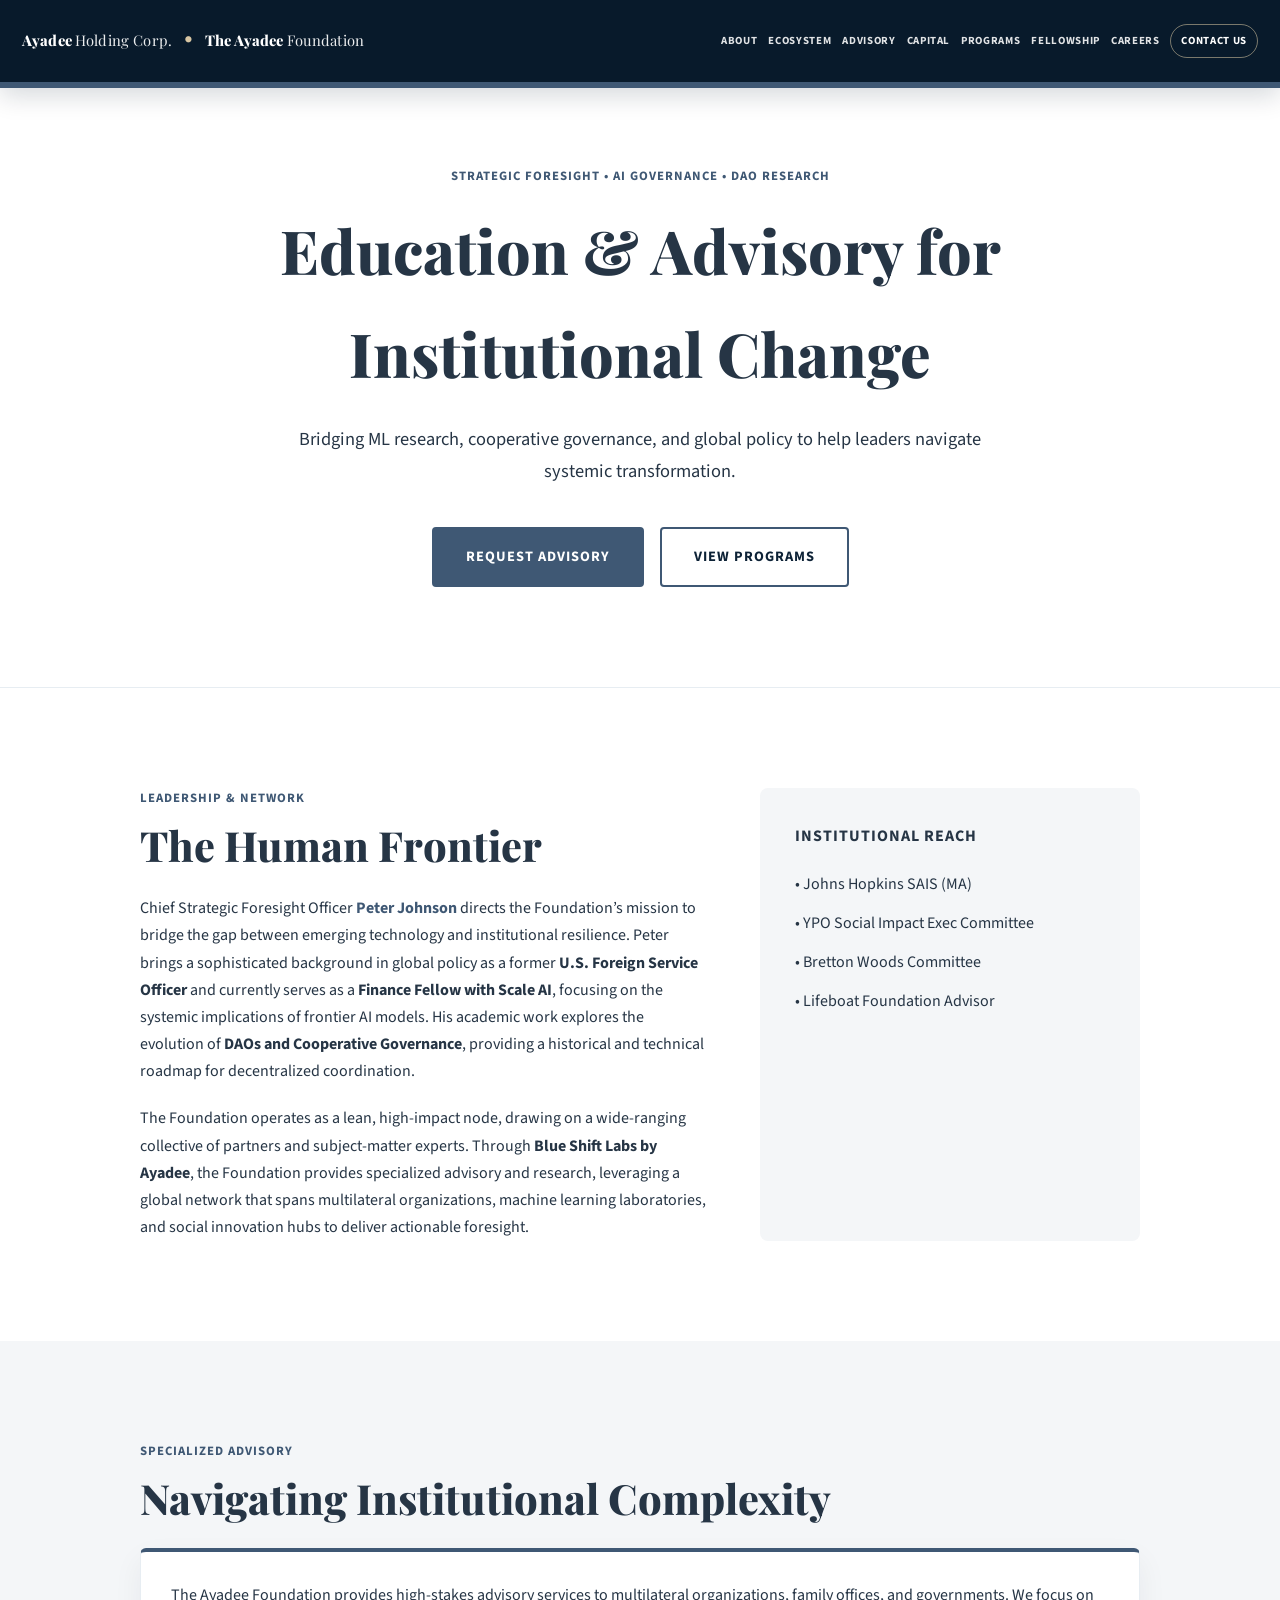
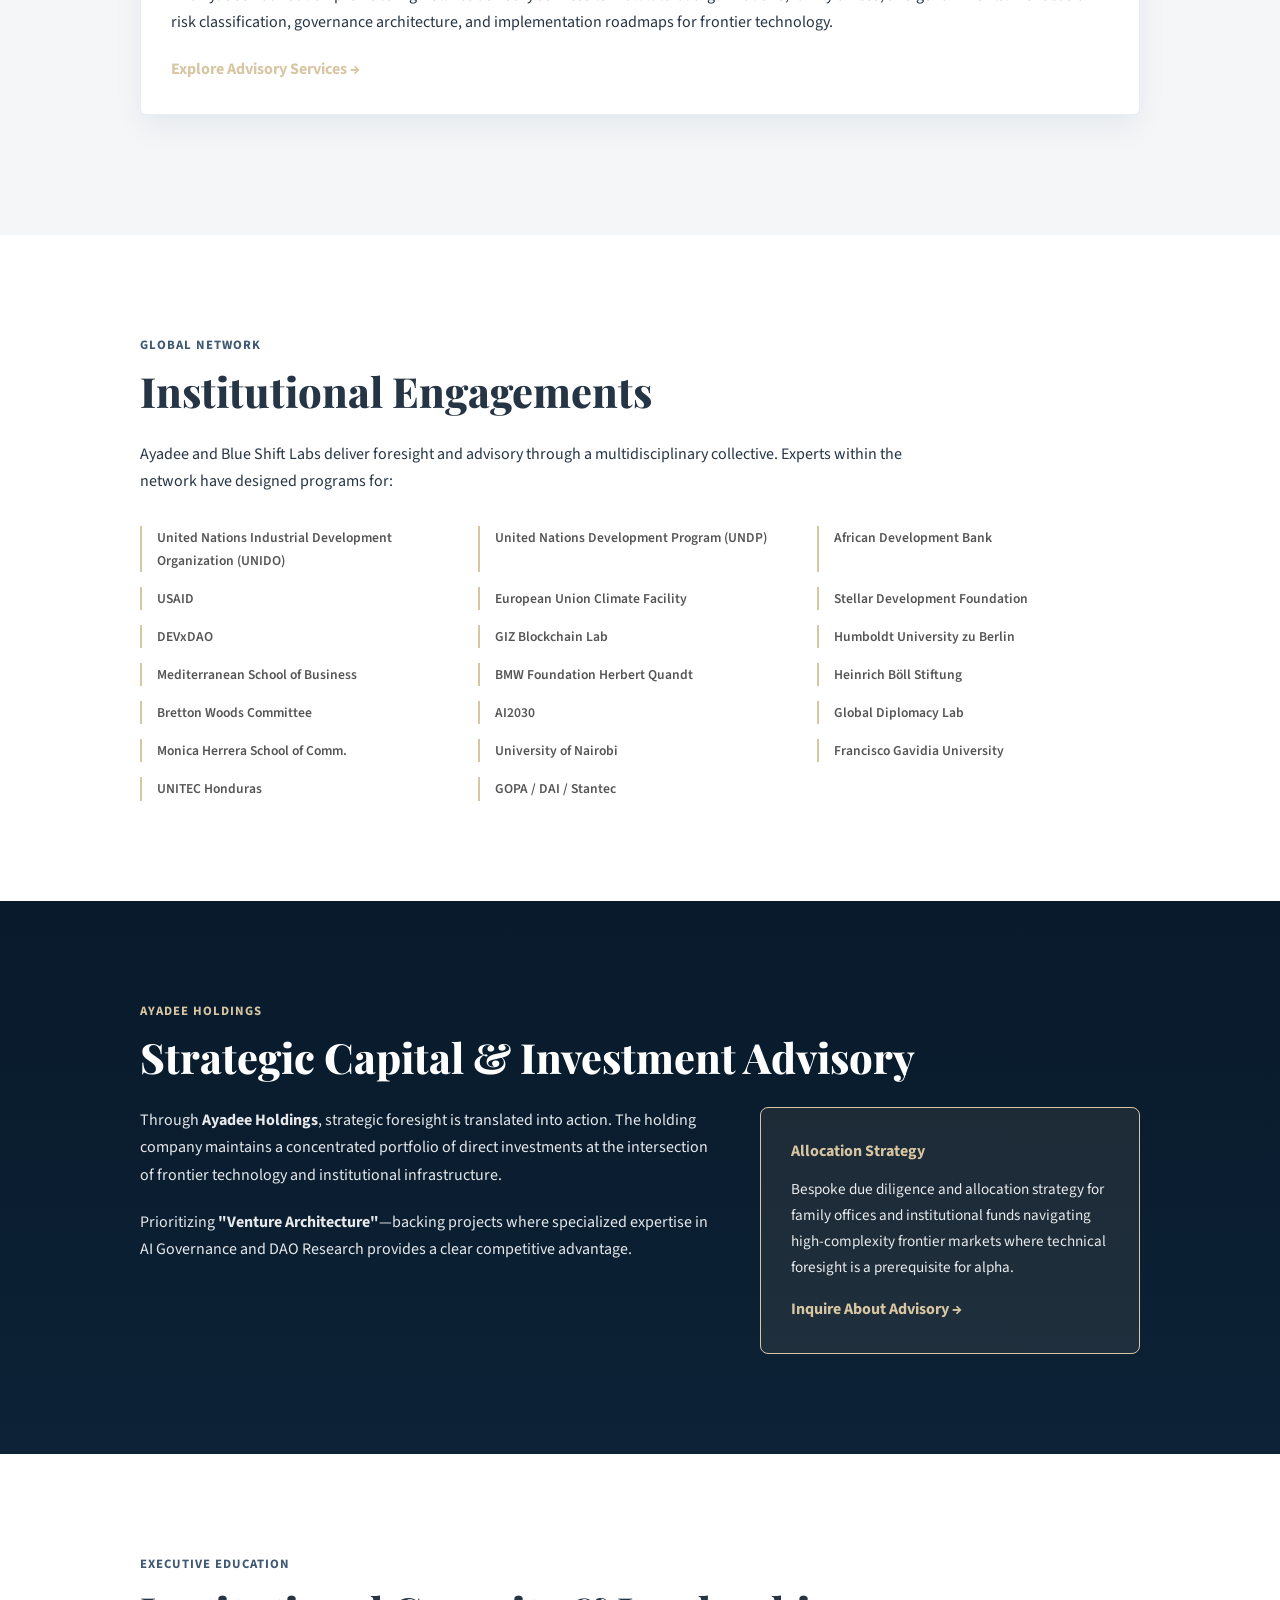
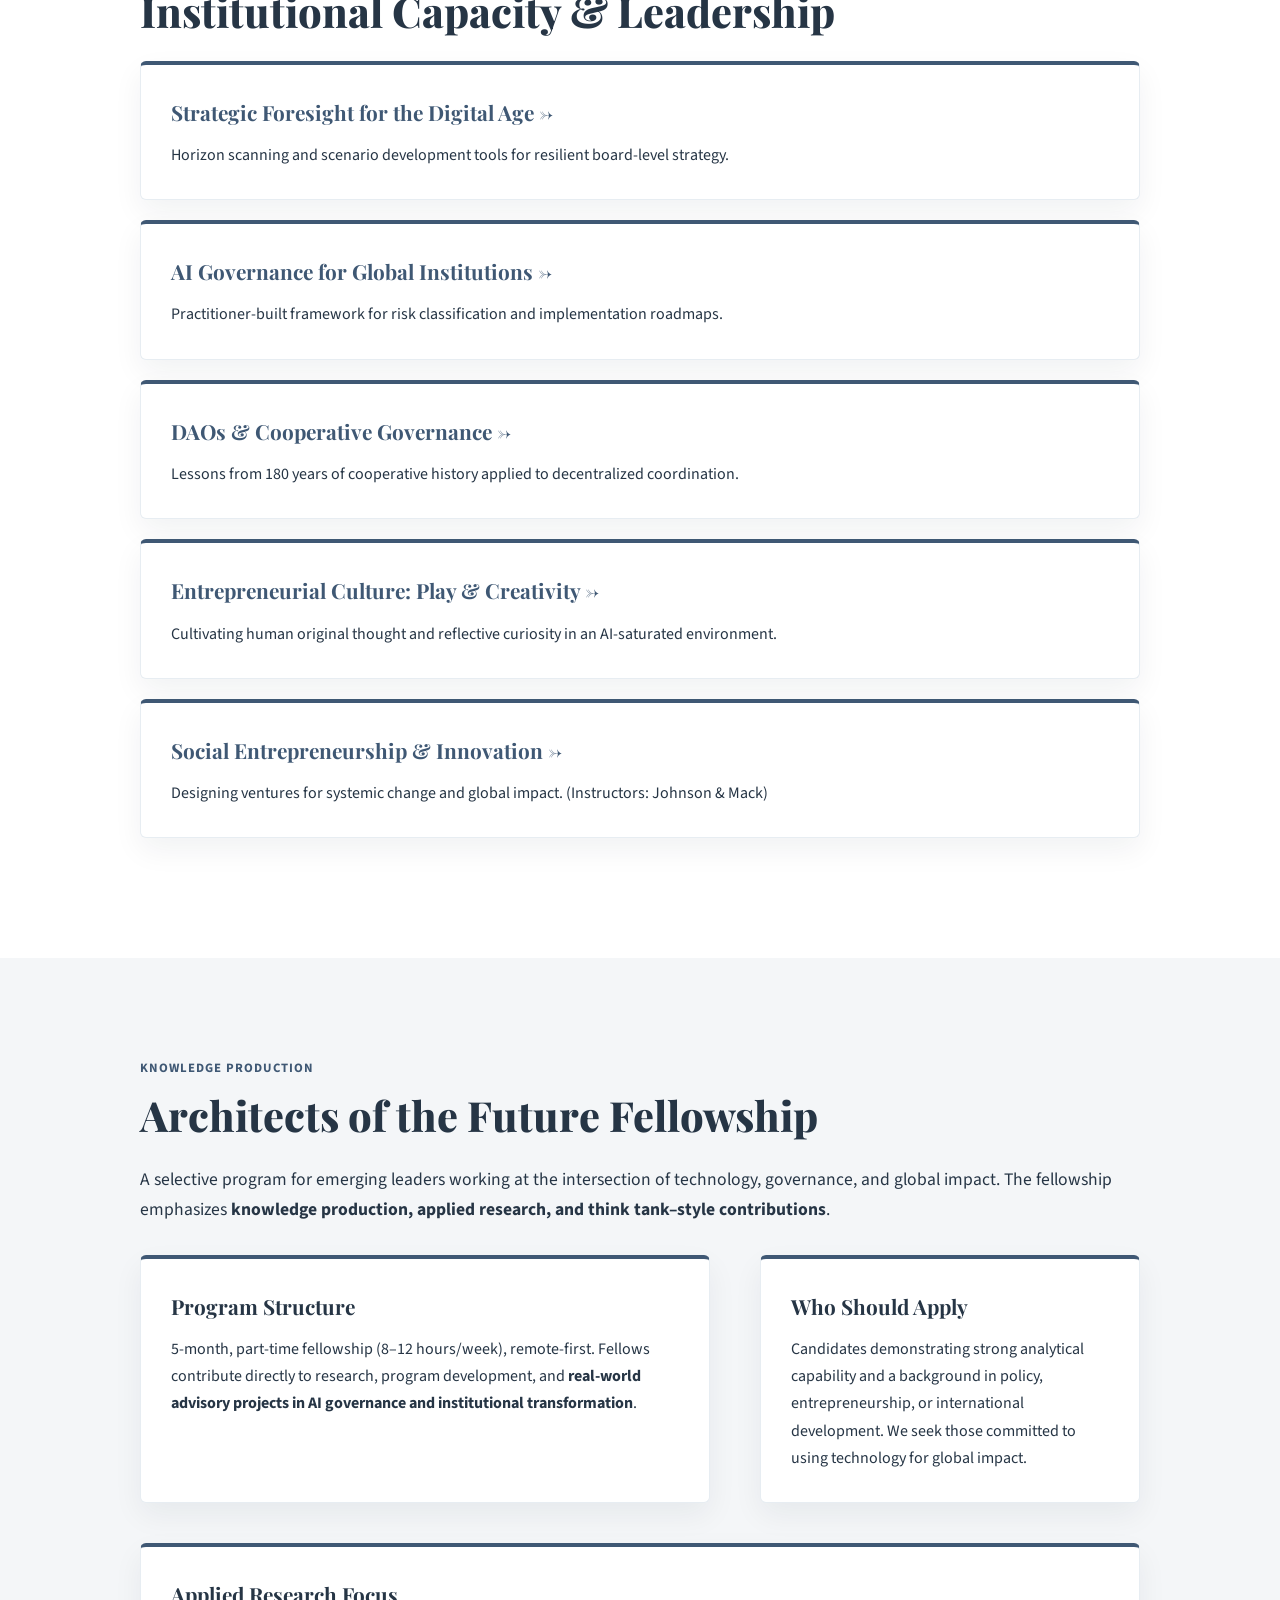
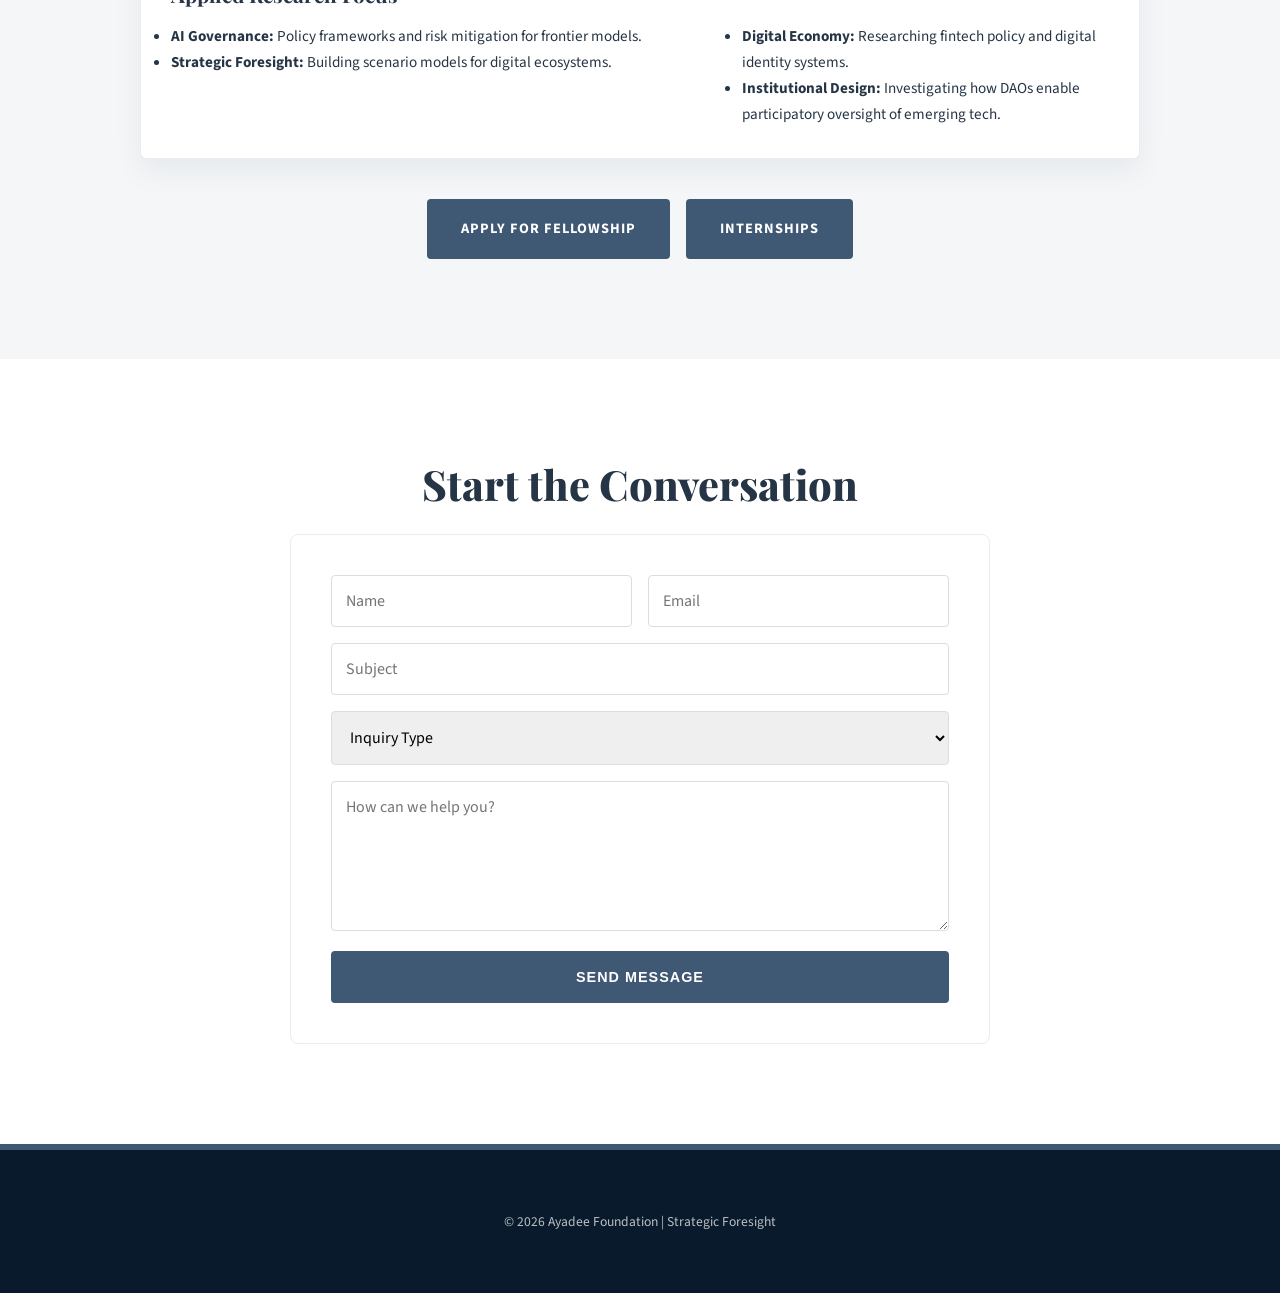
<file: index.html>
<!DOCTYPE html>
<html lang="en">
<head>
    <meta charset="UTF-8">
    <meta name="viewport" content="width=device-width, initial-scale=1.0">
    <title>Ayadee Foundation — Strategic Foresight, Education & Advisory</title>
    <link href="https://fonts.googleapis.com/css2?family=Source+Sans+3:wght@400;600;700&family=Playfair+Display:wght@700;800&display=swap" rel="stylesheet">
    <style>
        :root {
            --gold: #C4A97D;
            --dark: #111827;
            --text: #374151;
            --light: #F8F9FB;
            --white: #FFFFFF;
        }
        *, *::before, *::after { box-sizing: border-box; margin: 0; padding: 0; }
        html { scroll-behavior: smooth; overflow-x: hidden; }
        body {
             font-family: 'Source Sans 3', sans-serif;
             background: var(--light);
             color: var(--dark);
             line-height: 1.7;
             margin: 0;
             display: block !important;
         }
        strong, b { font-weight: 700; }
        a { color: var(--gold); text-decoration: none; transition: 0.3s; }
        /* NAVIGATION */
        nav {
             background: white;
             height: 70px;
             display: flex;
             align-items: center;
             justify-content: space-between;
             padding: 0 40px;
             border-bottom: 1px solid #E5E7EB;
             position: fixed; top: 0; left: 0; right: 0; z-index: 1000;
        }
        .logo { font-family: 'Playfair Display', serif; font-weight: 800; font-size: 0.95rem; color: var(--dark); display: flex; align-items: center; text-transform: uppercase; letter-spacing: 1px; }
        .logo-icon { width: 18px; height: 18px; border: 2px solid var(--gold); border-radius: 50%; margin-right: 12px; position: relative; }
        .logo-icon::after { content: ''; position: absolute; top: 3px; left: 7px; width: 2px; height: 7px; background: var(--gold); transform: rotate(45deg); }
        .nav-links { display: flex; gap: 20px; }
        .nav-links a { font-size: 0.8rem; font-weight: 700; color: var(--text); text-transform: uppercase; letter-spacing: 0.5px; }
        .menu-toggle { display: none; cursor: pointer; flex-direction: column; gap: 5px; }
        .menu-toggle div { width: 25px; height: 2px; background: var(--dark); }
        /* SECTIONS */
        section { padding: 100px 24px; scroll-margin-top: 80px; }
        .section-white { background: white; }
        .container { max-width: 1000px; margin: 0 auto; width: 100%; }
        .s-subtitle { color: var(--gold); font-weight: 700; text-transform: uppercase; letter-spacing: 1px; font-size: 0.8rem; margin-bottom: 10px; display: block; }
        .s-title { font-family: 'Playfair Display', serif; font-size: clamp(1.8rem, 5vw, 2.6rem); margin-bottom: 25px; line-height: 1.2; font-weight: 800; }
        /* HERO */
        .hero { padding: 160px 24px 100px; text-align: center; background: white; border-bottom: 1px solid #EEE; }
        .hero h1 { font-family: 'Playfair Display', serif; font-size: clamp(2.2rem, 6vw, 3.8rem); margin-bottom: 20px; font-weight: 800; max-width: 900px; margin-left: auto; margin-right: auto; }
        .hero-sub { font-size: 1.15rem; color: var(--text); max-width: 750px; margin: 0 auto 40px; }
        .btn { padding: 16px 32px; background: var(--gold); color: white !important; font-weight: 700; border-radius: 4px; display: inline-block; border: none; font-size: 0.9rem; text-transform: uppercase; letter-spacing: 1px; cursor: pointer; }
        /* GRID & CARDS */
        .grid-2 { display: grid; grid-template-columns: 1.2fr 0.8fr; gap: 50px; }
        .card { background: white; padding: 30px; margin-bottom: 20px; border-radius: 6px; border: 1px solid #E5E7EB; }
        .card h3 { font-family: 'Playfair Display', serif; margin-bottom: 12px; font-size: 1.3rem; }
        /* ECOSYSTEM (Tablet Optimization) */
        .ecosystem-list { display: grid; grid-template-columns: 1fr; gap: 15px; margin-top: 30px; }
        .eco-item { font-size: 0.85rem; font-weight: 600; color: #555; border-left: 2px solid var(--gold); padding-left: 15px; }
        /* CONTACT FORM FIXES */
        .contact-form { background: white; padding: clamp(20px, 5vw, 40px); border-radius: 8px; border: 1px solid #E5E7EB; width: 100%; margin: 0 auto; }
        .form-row { display: grid; grid-template-columns: 1fr 1fr; gap: 16px; margin-bottom: 16px; }
        form input, form select, form textarea {
             width: 100%; padding: 14px; border: 1px solid #DDD; border-radius: 4px; font-size: 1rem; font-family: inherit;
        }
        form textarea { min-height: 150px; resize: vertical; margin-bottom: 20px; display: block; }
        @media (min-width: 768px) {
            .ecosystem-list { grid-template-columns: repeat(3, 1fr); }
        }
        @media (max-width: 950px) {
            .nav-links { display: none; }
            .menu-toggle { display: flex; }
            .grid-2 { grid-template-columns: 1fr; gap: 30px; }
            .form-row { grid-template-columns: 1fr; }
            section { padding: 70px 24px; }
            .hero { padding-top: 130px; }
        }
        footer { text-align: center; padding: 60px 24px; border-top: 1px solid #EEE; color: #888; background: white; font-size: 0.85rem; }
    </style>
    <link rel="stylesheet" href="ayadee-theme.css">
</head>
<body>

<nav>
    <a href="index.html" class="logo logo-lockup" aria-label="Ayadee home">
        <span class="brand-block">
            <span class="brand-name">Ayadee <span class="brand-light">Holding Corp.</span></span>
            <span class="brand-tagline">Strategic Foresight &amp; Advisory</span>
        </span>
        <span class="brand-dot">•</span>
        <span class="brand-block">
            <span class="brand-name">The Ayadee <span class="brand-light">Foundation</span></span>
            <span class="brand-tagline">Social Impact &amp; Innovation</span>
        </span>
    </a>
    <div class="nav-links">
        <a href="#about">About</a>
        <a href="#ecosystem">Ecosystem</a>
        <a href="advisory.html">Advisory</a>
        <a href="#capital">Capital</a>
        <a href="#programs">Programs</a>
        <a href="#fellowship">Fellowship</a>
        <a href="https://docs.google.com/forms/d/e/1FAIpQLScVpWTYlz7NXH7ZdPSbbloARNsqaIrz2ZVZwMp-wyH97xI48A/viewform" target="_blank" rel="noopener noreferrer">Careers</a>
        <a href="#contact">Contact Us</a>
    </div>
    <div class="menu-toggle" id="mobile-btn"><div></div><div></div><div></div></div>
</nav>

<section class="hero">
    <div class="container">
        <span class="s-subtitle">Strategic Foresight • AI Governance • DAO Research</span>
        <h1>Education & Advisory for Institutional Change</h1>
        <p class="hero-sub">Bridging ML research, cooperative governance, and global policy to help leaders navigate systemic transformation.</p>
        <div style="display:flex; gap:16px; justify-content:center; flex-wrap: wrap;">
            <a href="#contact" class="btn">Request Advisory</a>
            <a href="#programs" class="btn" style="background:transparent; border:2px solid var(--gold); color:var(--dark) !important;">View Programs</a>
        </div>
    </div>
</section>

<section id="about" class="section-white">
    <div class="container grid-2">
        <div>
            <span class="s-subtitle">Leadership & Network</span>
            <h2 class="s-title">The Human Frontier</h2>
            <p style="margin-bottom:20px;">
                Chief Strategic Foresight Officer <strong><a href="https://linkedin.com/in/peterjohnson" target="_blank">Peter Johnson</a></strong> directs the Foundation’s mission to bridge the gap between emerging technology and institutional resilience. Peter brings a sophisticated background in global policy as a former <strong>U.S. Foreign Service Officer</strong> and currently serves as a <strong>Finance Fellow with Scale AI</strong>, focusing on the systemic implications of frontier AI models. His academic work explores the evolution of <strong>DAOs and Cooperative Governance</strong>, providing a historical and technical roadmap for decentralized coordination.
            </p>
            <p>
                The Foundation operates as a lean, high-impact node, drawing on a wide-ranging collective of partners and subject-matter experts. Through <strong>Blue Shift Labs by Ayadee</strong>, the Foundation provides specialized advisory and research, leveraging a global network that spans multilateral organizations, machine learning laboratories, and social innovation hubs to deliver actionable foresight.
            </p>
        </div>
        <div style="background:var(--light); padding:35px; border-radius:8px;">
            <h3 style="margin-bottom:20px; font-size:1rem; text-transform:uppercase; letter-spacing:1px;">Institutional Reach</h3>
            <ul style="list-style:none;">
                <li style="margin-bottom:12px;">• Johns Hopkins SAIS (MA)</li>
                <li style="margin-bottom:12px;">• YPO Social Impact Exec Committee</li>
                <li style="margin-bottom:12px;">• Bretton Woods Committee</li>
                <li style="margin-bottom:12px;">• Lifeboat Foundation Advisor</li>
            </ul>
        </div>
    </div>
</section>

<section id="advisory-intro">
    <div class="container">
        <span class="s-subtitle">Specialized Advisory</span>
        <h2 class="s-title">Navigating Institutional Complexity</h2>
        <div class="card">
            <p style="margin-bottom:20px;">The Ayadee Foundation provides high-stakes advisory services to multilateral organizations, family offices, and governments. We focus on risk classification, governance architecture, and implementation roadmaps for frontier technology.</p>
            <a href="advisory.html" style="font-weight:700; color:var(--gold);">Explore Advisory Services →</a>
        </div>
    </div>
</section>

<section id="ecosystem" class="section-white">
    <div class="container">
        <span class="s-subtitle">Global Network</span>
        <h2 class="s-title">Institutional Engagements</h2>
        <p style="max-width:800px; margin-bottom: 30px;">Ayadee and Blue Shift Labs deliver foresight and advisory through a multidisciplinary collective. Experts within the network have designed programs for:</p>
        <div class="ecosystem-list">
            <div class="eco-item">United Nations Industrial Development Organization (UNIDO)</div>
            <div class="eco-item">United Nations Development Program (UNDP)</div>
            <div class="eco-item">African Development Bank</div>
            <div class="eco-item">USAID</div>
            <div class="eco-item">European Union Climate Facility</div>
            <div class="eco-item">Stellar Development Foundation</div>
            <div class="eco-item">DEVxDAO</div>
            <div class="eco-item">GIZ Blockchain Lab</div>
            <div class="eco-item">Humboldt University zu Berlin</div>
            <div class="eco-item">Mediterranean School of Business</div>
            <div class="eco-item">BMW Foundation Herbert Quandt</div>
            <div class="eco-item">Heinrich Böll Stiftung</div>
            <div class="eco-item">Bretton Woods Committee</div>
            <div class="eco-item">AI2030</div>
            <div class="eco-item">Global Diplomacy Lab</div>
            <div class="eco-item">Monica Herrera School of Comm.</div>
            <div class="eco-item">University of Nairobi</div>
            <div class="eco-item">Francisco Gavidia University</div>
            <div class="eco-item">UNITEC Honduras</div>
            <div class="eco-item">GOPA / DAI / Stantec</div>
        </div>
    </div>
</section>

<section id="capital" style="background: var(--dark); color: white;">
    <div class="container">
        <span class="s-subtitle">Ayadee Holdings</span>
        <h2 class="s-title" style="color:white;">Strategic Capital & Investment Advisory</h2>
        <div class="grid-2">
            <div>
                <p style="margin-bottom: 20px; opacity: 0.9;">Through <strong>Ayadee Holdings</strong>, strategic foresight is translated into action. The holding company maintains a concentrated portfolio of direct investments at the intersection of frontier technology and institutional infrastructure.</p>
                <p style="opacity: 0.9;">Prioritizing <strong>"Venture Architecture"</strong>—backing projects where specialized expertise in AI Governance and DAO Research provides a clear competitive advantage.</p>
            </div>
            <div style="border: 1px solid var(--gold); padding:30px; border-radius:8px; background:rgba(196,169,125,0.1);">
                <h4 style="color:var(--gold); margin-bottom:12px;">Allocation Strategy</h4>
                <p style="font-size:0.95rem; opacity:0.9;">Bespoke due diligence and allocation strategy for family offices and institutional funds navigating high-complexity frontier markets where technical foresight is a prerequisite for alpha.</p>
                <a href="#contact" style="display:inline-block; margin-top:15px; font-weight:700; color:var(--gold);">Inquire About Advisory →</a>
            </div>
        </div>
    </div>
</section>

<section id="programs" class="section-white">
    <div class="container">
        <span class="s-subtitle">Executive Education</span>
        <h2 class="s-title">Institutional Capacity & Leadership</h2>
        <div class="card"><h3><a href="foresight.html">Strategic Foresight for the Digital Age →</a></h3><p>Horizon scanning and scenario development tools for resilient board-level strategy.</p></div>
        <div class="card"><h3><a href="ai-gov.html">AI Governance for Global Institutions →</a></h3><p>Practitioner-built framework for risk classification and implementation roadmaps.</p></div>
        <div class="card"><h3><a href="daos.html">DAOs & Cooperative Governance →</a></h3><p>Lessons from 180 years of cooperative history applied to decentralized coordination.</p></div>
        <div class="card"><h3><a href="creativity.html">Entrepreneurial Culture: Play & Creativity →</a></h3><p>Cultivating human original thought and reflective curiosity in an AI-saturated environment.</p></div>
        <div class="card"><h3><a href="social-ent.html">Social Entrepreneurship & Innovation →</a></h3><p>Designing ventures for systemic change and global impact. (Instructors: Johnson & Mack)</p></div>
    </div>
</section>

<section id="fellowship">
    <div class="container">
        <span class="s-subtitle">Knowledge Production</span>
        <h2 class="s-title">Architects of the Future Fellowship</h2>
        <p style="margin-bottom:30px; font-size:1.1rem;">A selective program for emerging leaders working at the intersection of technology, governance, and global impact. The fellowship emphasizes <strong>knowledge production, applied research, and think tank–style contributions</strong>.</p>
        
        <div class="grid-2">
            <div class="card">
                <h3>Program Structure</h3>
                <p>5-month, part-time fellowship (8–12 hours/week), remote-first. Fellows contribute directly to research, program development, and <b>real-world advisory projects in AI governance and institutional transformation</b>.</p>
            </div>
            <div class="card">
                <h3>Who Should Apply</h3>
                <p>Candidates demonstrating strong analytical capability and a background in policy, entrepreneurship, or international development. We seek those committed to using technology for global impact.</p>
            </div>
        </div>

        <div class="card" style="margin-top:20px;">
            <h3>Applied Research Focus</h3>
            <div class="grid-2" style="gap:20px;">
                <ul style="font-size: 0.95rem;">
                    <li><strong>AI Governance:</strong> Policy frameworks and risk mitigation for frontier models.</li>
                    <li><strong>Strategic Foresight:</strong> Building scenario models for digital ecosystems.</li>
                </ul>
                <ul style="font-size: 0.95rem;">
                    <li><strong>Digital Economy:</strong> Researching fintech policy and digital identity systems.</li>
                    <li><strong>Institutional Design:</strong> Investigating how DAOs enable participatory oversight of emerging tech.</li>
                </ul>
            </div>
        </div>
        
        <div style="text-align:center; margin-top:40px; display:flex; justify-content:center; gap:16px; flex-wrap:wrap;">
<a href="https://docs.google.com/forms/d/e/1FAIpQLScTofeEumwJaZR8rO3H4hzdP4VS-B3itvEj8ad6LrDnORFDlw/viewform?usp=header" target="_blank" rel="noopener noreferrer" class="btn">Apply for Fellowship</a>
            <a href="https://forms.gle/z36YkCP1PyA6cdMc6" target="_blank" class="btn">Internships</a>
        </div>
    </div>
</section>

<section id="contact" class="section-white">
    <div class="container" style="max-width:700px;">
        <h2 class="s-title" style="text-align:center;">Start the Conversation</h2>
        <form action="https://formspree.io/f/meerbvzp" method="POST" class="contact-form">
            <div class="form-row">
                <input type="text" name="name" placeholder="Name" required />
                <input type="email" name="email" placeholder="Email" required />
            </div>
            <input type="text" name="subject" placeholder="Subject" required style="margin-bottom:16px;" />
            <select name="type" required style="margin-bottom:16px;">
                <option value="">Inquiry Type</option>
                <option value="Advisory">Strategic Advisory / Governance</option>
                <option value="Investment">Strategic Capital / Investment Advisory</option>
                <option value="Education">Executive Education / Enrollment</option>
            </select>
            <textarea name="message" placeholder="How can we help you?" required></textarea>
            <button type="submit" class="btn" style="width:100%;">Send Message</button>
        </form>
    </div>
</section>

<footer><p>© 2026 Ayadee Foundation | Strategic Foresight</p></footer>

<script>
  function scrollToSection(target) {
    if (target) target.scrollIntoView({ behavior: "smooth" });
  }

  // In-page anchor clicks
  document.querySelectorAll('a[href^="#"]').forEach(anchor => {
    anchor.addEventListener("click", function (e) {
      const id = this.getAttribute("href");
      if (id.length > 1) {
        const target = document.querySelector(id);
        if (target) {
          e.preventDefault();
          history.pushState(null, "", id);
          scrollToSection(target);
        }
      }
    });
  });

  // External arrival at ayadee.io/#fellowship
  function jumpToHash() {
    if (!window.location.hash) return;
    scrollToSection(document.querySelector(window.location.hash));
  }
  if (document.fonts && document.fonts.ready) {
    document.fonts.ready.then(() => setTimeout(jumpToHash, 50));
  } else {
    window.addEventListener("load", () => setTimeout(jumpToHash, 200));
  }

  // Mobile menu
  const menuBtn = document.getElementById("mobile-btn");
  const navLinks = document.querySelector(".nav-links");
  if (menuBtn) {
    menuBtn.addEventListener("click", () => {
      const isVis = navLinks.style.display === "flex";
      navLinks.style.display = isVis ? "none" : "flex";
      if (!isVis) {
        Object.assign(navLinks.style, { flexDirection: "column", position: "absolute", top: "70px", left: "0", width: "100%", background: "white", padding: "20px", borderBottom: "1px solid #EEE" });
      }
    });
  }
</script>
</body>
</html>
</file>
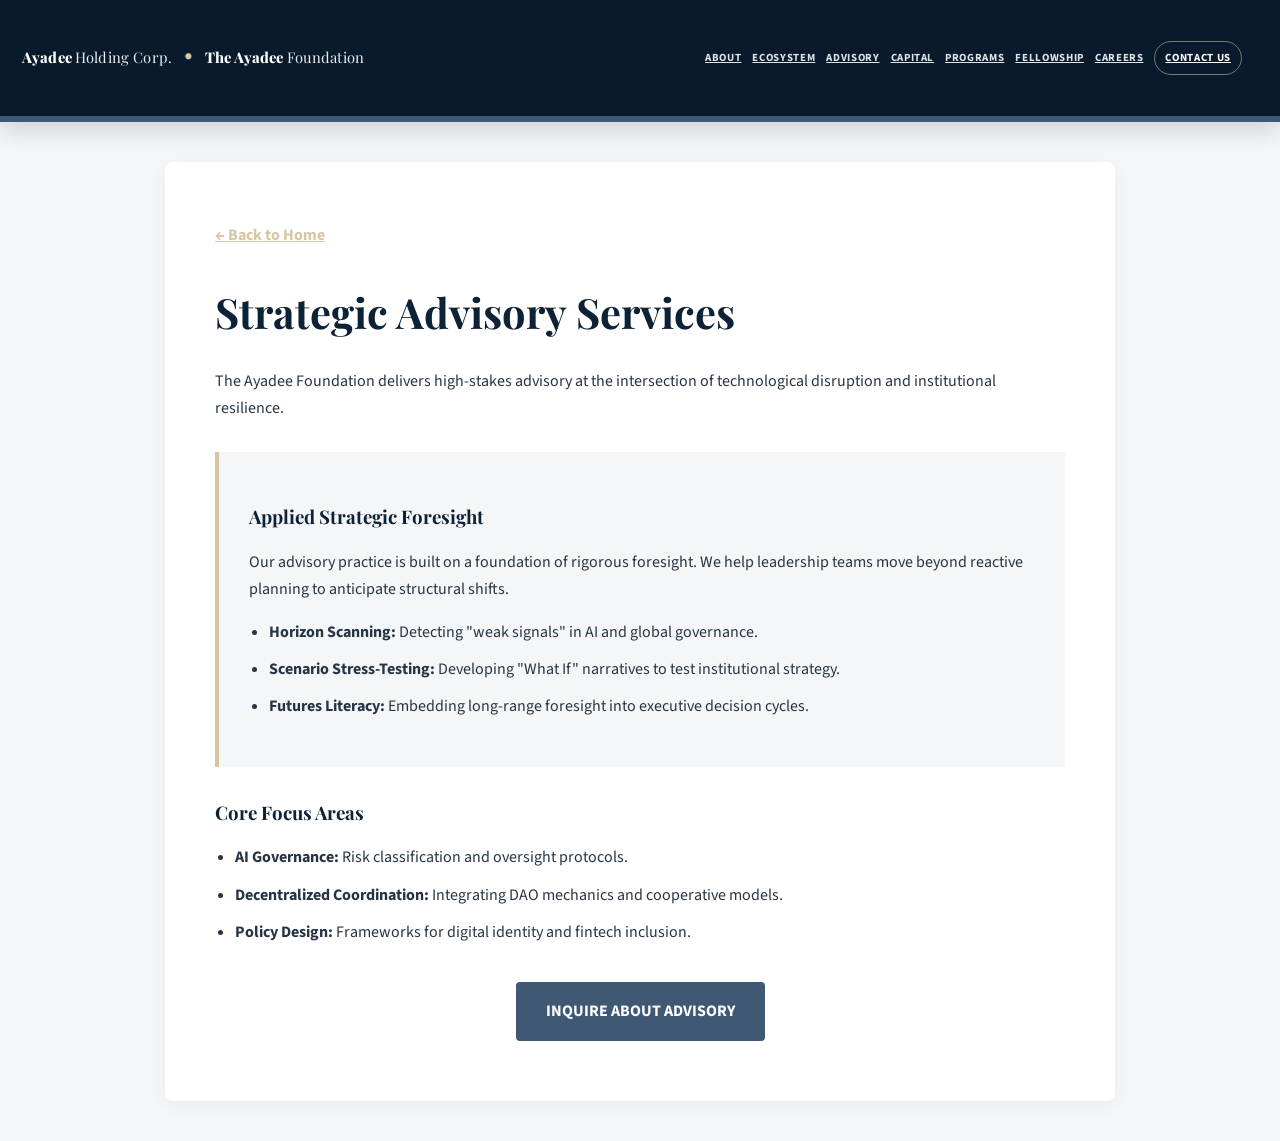
<file: advisory.html>
<!DOCTYPE html>
<html lang="en">
<head>
    <meta charset="UTF-8">
    <meta name="viewport" content="width=device-width, initial-scale=1.0">
    <title>Strategic Advisory | Ayadee Foundation</title>
    <link href="https://fonts.googleapis.com/css2?family=Source+Sans+3:wght@400;600;700&family=Playfair+Display:wght@700;800&display=swap" rel="stylesheet">
    <style>
        :root { --gold: #C4A97D; --dark: #111827; --text: #374151; --light: #F8F9FB; }
        body { font-family: 'Source Sans 3', sans-serif; line-height: 1.7; color: var(--text); background: var(--light); margin: 0; }
        nav { height: 70px; display: flex; align-items: center; padding: 0 40px; background: white; border-bottom: 1px solid #E5E7EB; position: sticky; top: 0; z-index: 1000; }
        .logo { font-family: 'Playfair Display', serif; font-weight: 800; font-size: 0.95rem; color: var(--dark); text-decoration: none; text-transform: uppercase; letter-spacing: 1px; }
        .container { max-width: 850px; margin: 40px auto; background: white; padding: 60px 50px; border-radius: 8px; box-shadow: 0 4px 20px rgba(0,0,0,0.05); }
        h1 { font-family: 'Playfair Display', serif; font-size: 2.6rem; color: var(--dark); margin-bottom: 20px; }
        .foresight-pill { background: var(--light); padding: 30px; border-left: 4px solid var(--gold); margin: 30px 0; }
        h3 { font-family: 'Playfair Display', serif; color: var(--dark); margin-bottom: 10px; }
        ul { padding-left: 20px; }
        li { margin-bottom: 10px; }
        .btn { display: inline-block; padding: 14px 28px; background: var(--gold); color: white !important; text-decoration: none; border-radius: 4px; font-weight: 700; text-transform: uppercase; margin-top: 20px; }
    </style>
    <link rel="stylesheet" href="ayadee-theme.css">
</head>
<body>
    <nav>
    <a href="index.html" class="logo logo-lockup" aria-label="Ayadee home">
        <span class="brand-block">
            <span class="brand-name">Ayadee <span class="brand-light">Holding Corp.</span></span>
            <span class="brand-tagline">Strategic Foresight &amp; Advisory</span>
        </span>
        <span class="brand-dot">•</span>
        <span class="brand-block">
            <span class="brand-name">The Ayadee <span class="brand-light">Foundation</span></span>
            <span class="brand-tagline">Social Impact &amp; Innovation</span>
        </span>
    </a>
    <div class="nav-links" id="navLinks">
        <a href="index.html#about">About</a>
        <a href="index.html#ecosystem">Ecosystem</a>
        <a href="advisory.html">Advisory</a>
        <a href="index.html#capital">Capital</a>
        <a href="index.html#programs">Programs</a>
        <a href="index.html#fellowship">Fellowship</a>
        <a href="https://docs.google.com/forms/d/e/1FAIpQLScVpWTYlz7NXH7ZdPSbbloARNsqaIrz2ZVZwMp-wyH97xI48A/viewform" target="_blank" rel="noopener noreferrer">Careers</a>
        <a href="index.html#contact">Contact Us</a>
    </div>
    <div class="menu-toggle" id="menuToggle"><div></div><div></div><div></div></div>
</nav>
    <div class="container">
        <a href="index.html" style="color:var(--gold); font-weight:700;">← Back to Home</a>
        <h1>Strategic Advisory Services</h1>
        <p>The Ayadee Foundation delivers high-stakes advisory at the intersection of technological disruption and institutional resilience.</p>

        <div class="foresight-pill">
            <h3>Applied Strategic Foresight</h3>
            <p>Our advisory practice is built on a foundation of rigorous foresight. We help leadership teams move beyond reactive planning to anticipate structural shifts.</p>
            <ul>
                <li><strong>Horizon Scanning:</strong> Detecting "weak signals" in AI and global governance.</li>
                <li><strong>Scenario Stress-Testing:</strong> Developing "What If" narratives to test institutional strategy.</li>
                <li><strong>Futures Literacy:</strong> Embedding long-range foresight into executive decision cycles.</li>
            </ul>
        </div>

        <h3>Core Focus Areas</h3>
        <ul>
            <li><strong>AI Governance:</strong> Risk classification and oversight protocols.</li>
            <li><strong>Decentralized Coordination:</strong> Integrating DAO mechanics and cooperative models.</li>
            <li><strong>Policy Design:</strong> Frameworks for digital identity and fintech inclusion.</li>
        </ul>

        <div style="text-align:center;"><a href="index.html#contact" class="btn">Inquire About Advisory</a></div>
    </div>
</body>
</html>
</file>
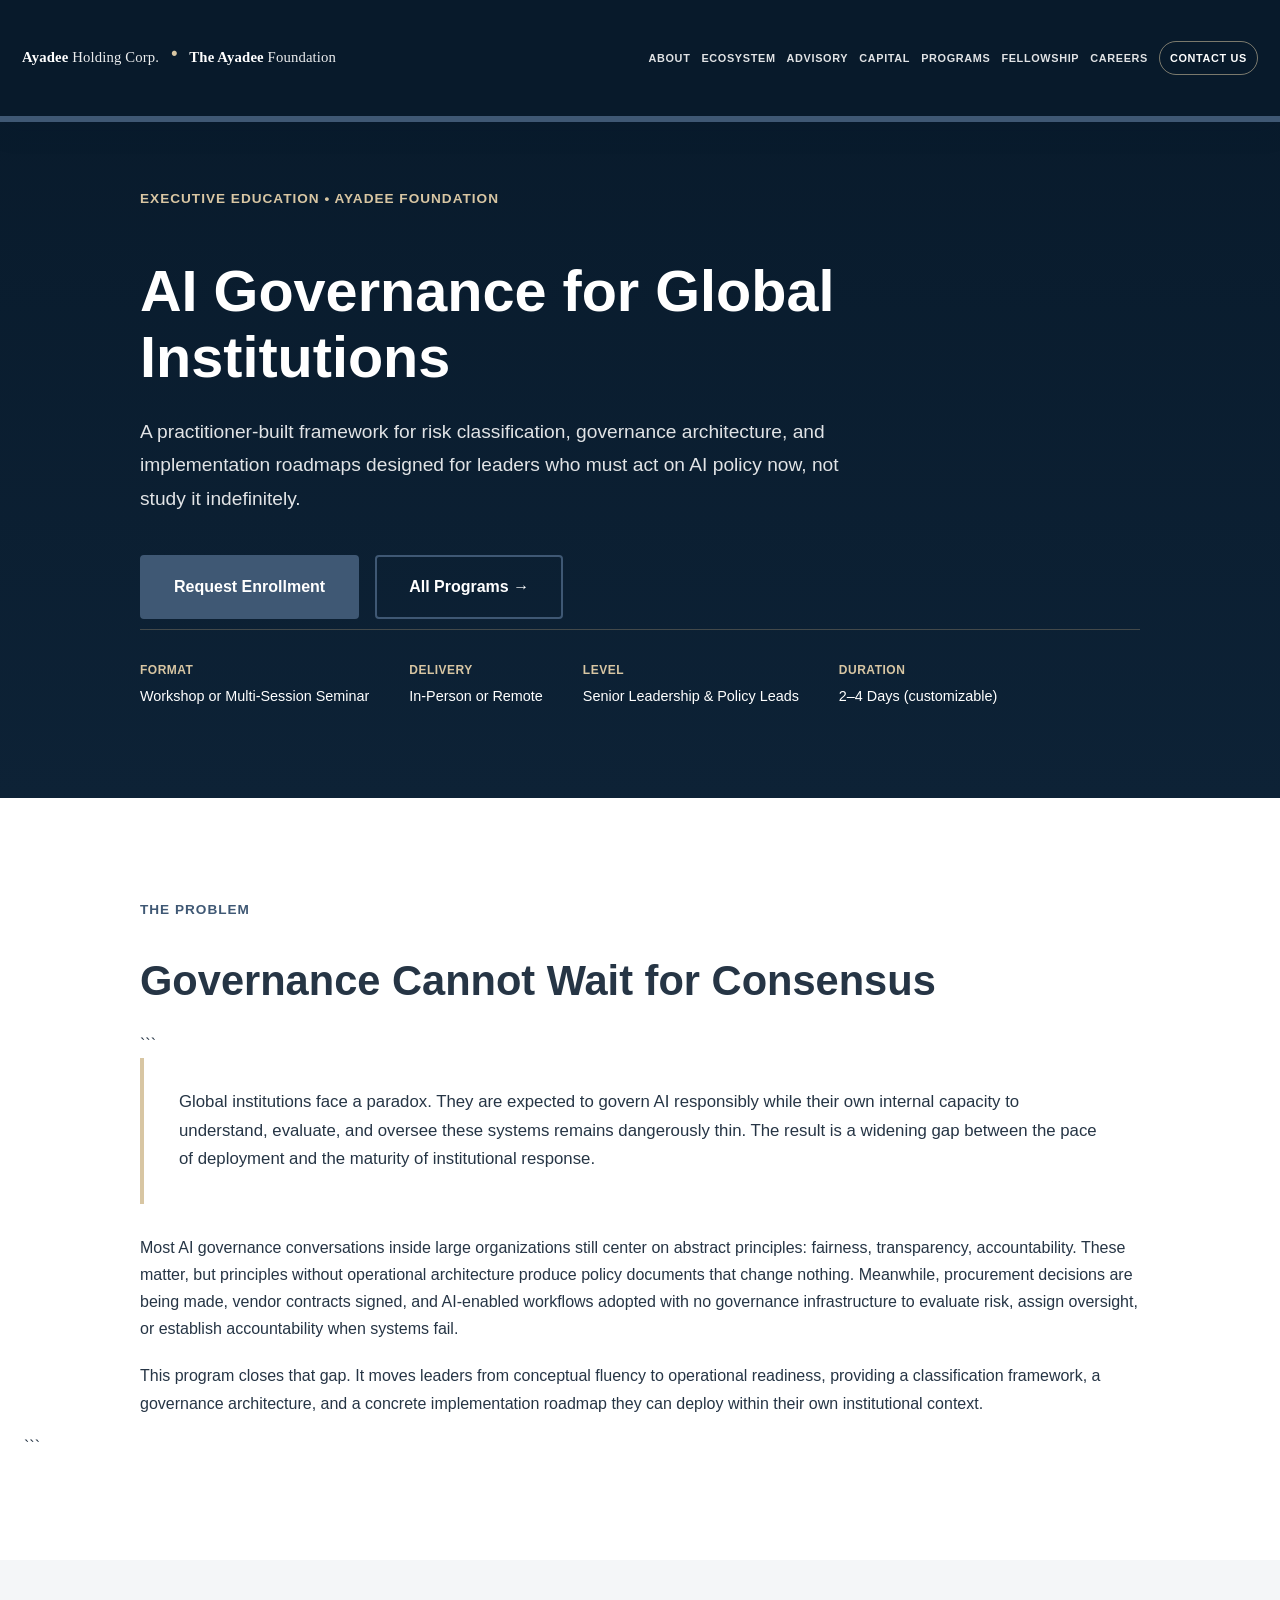
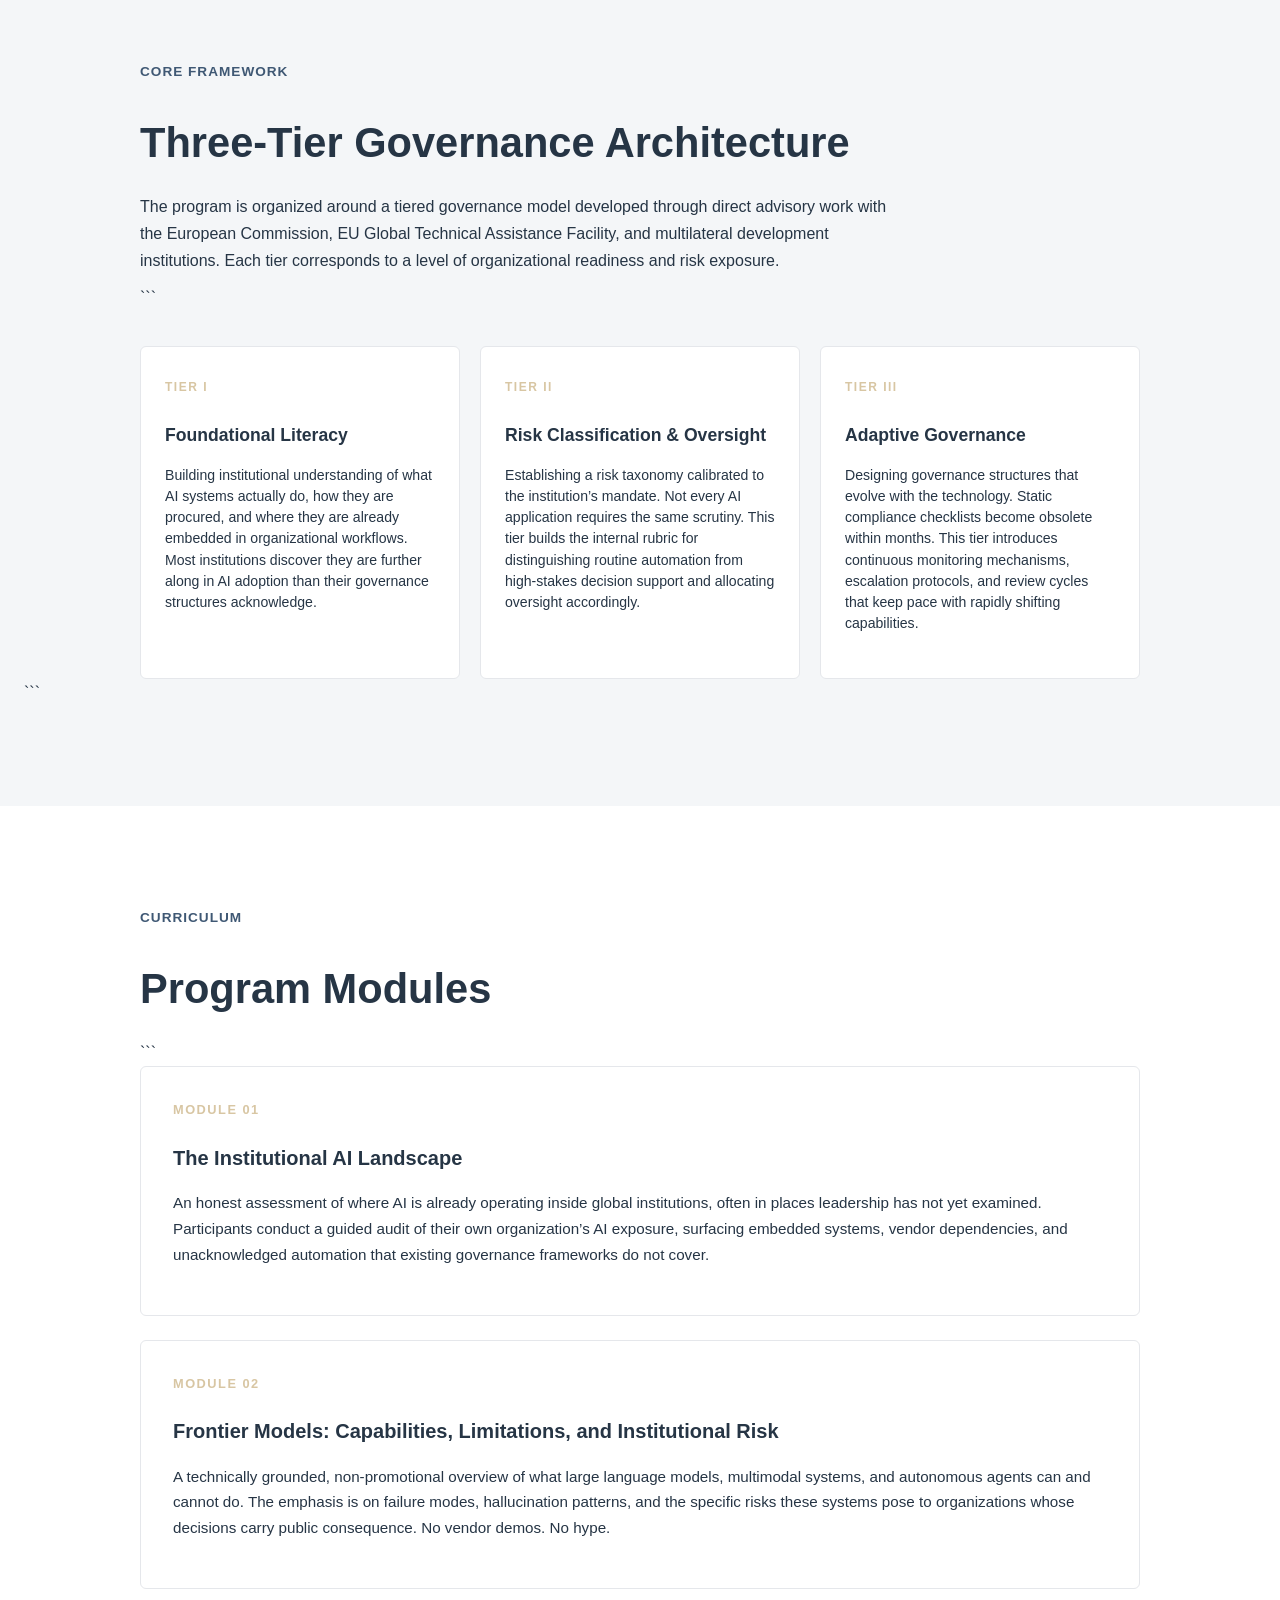
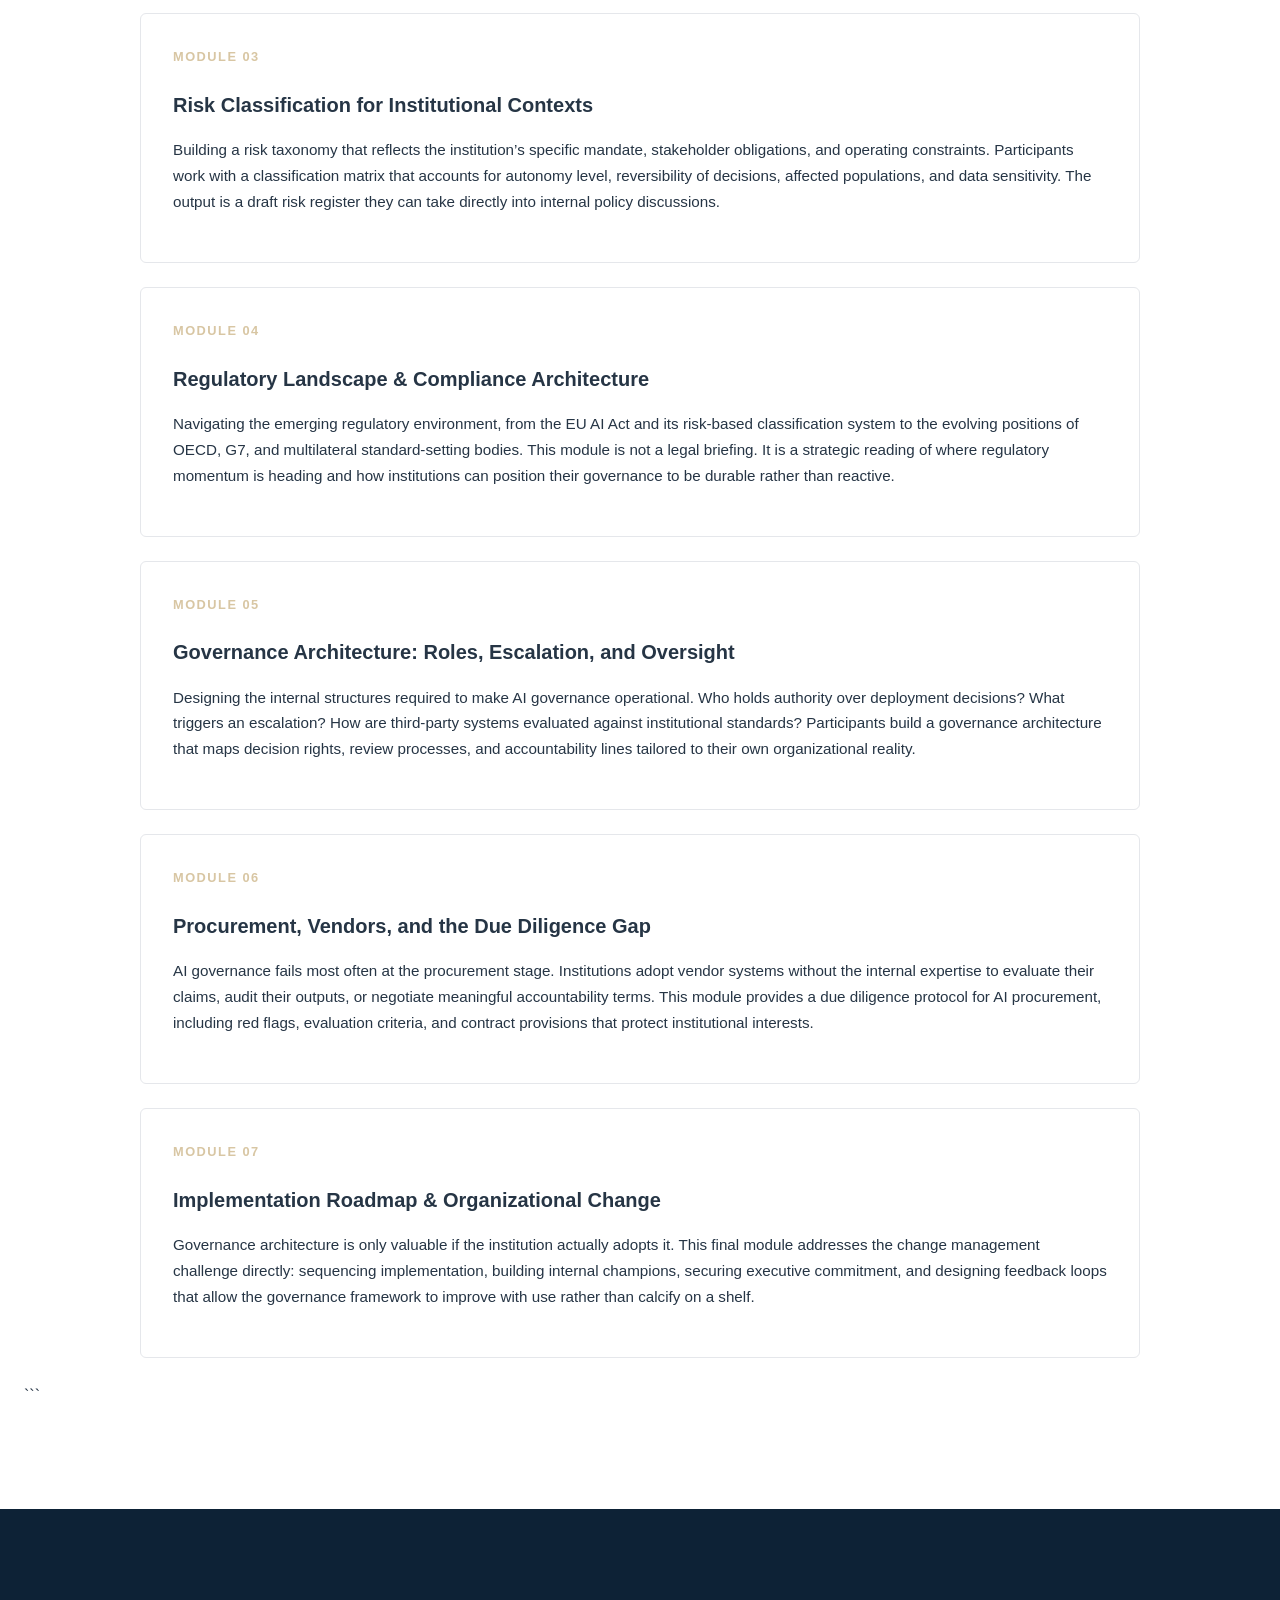
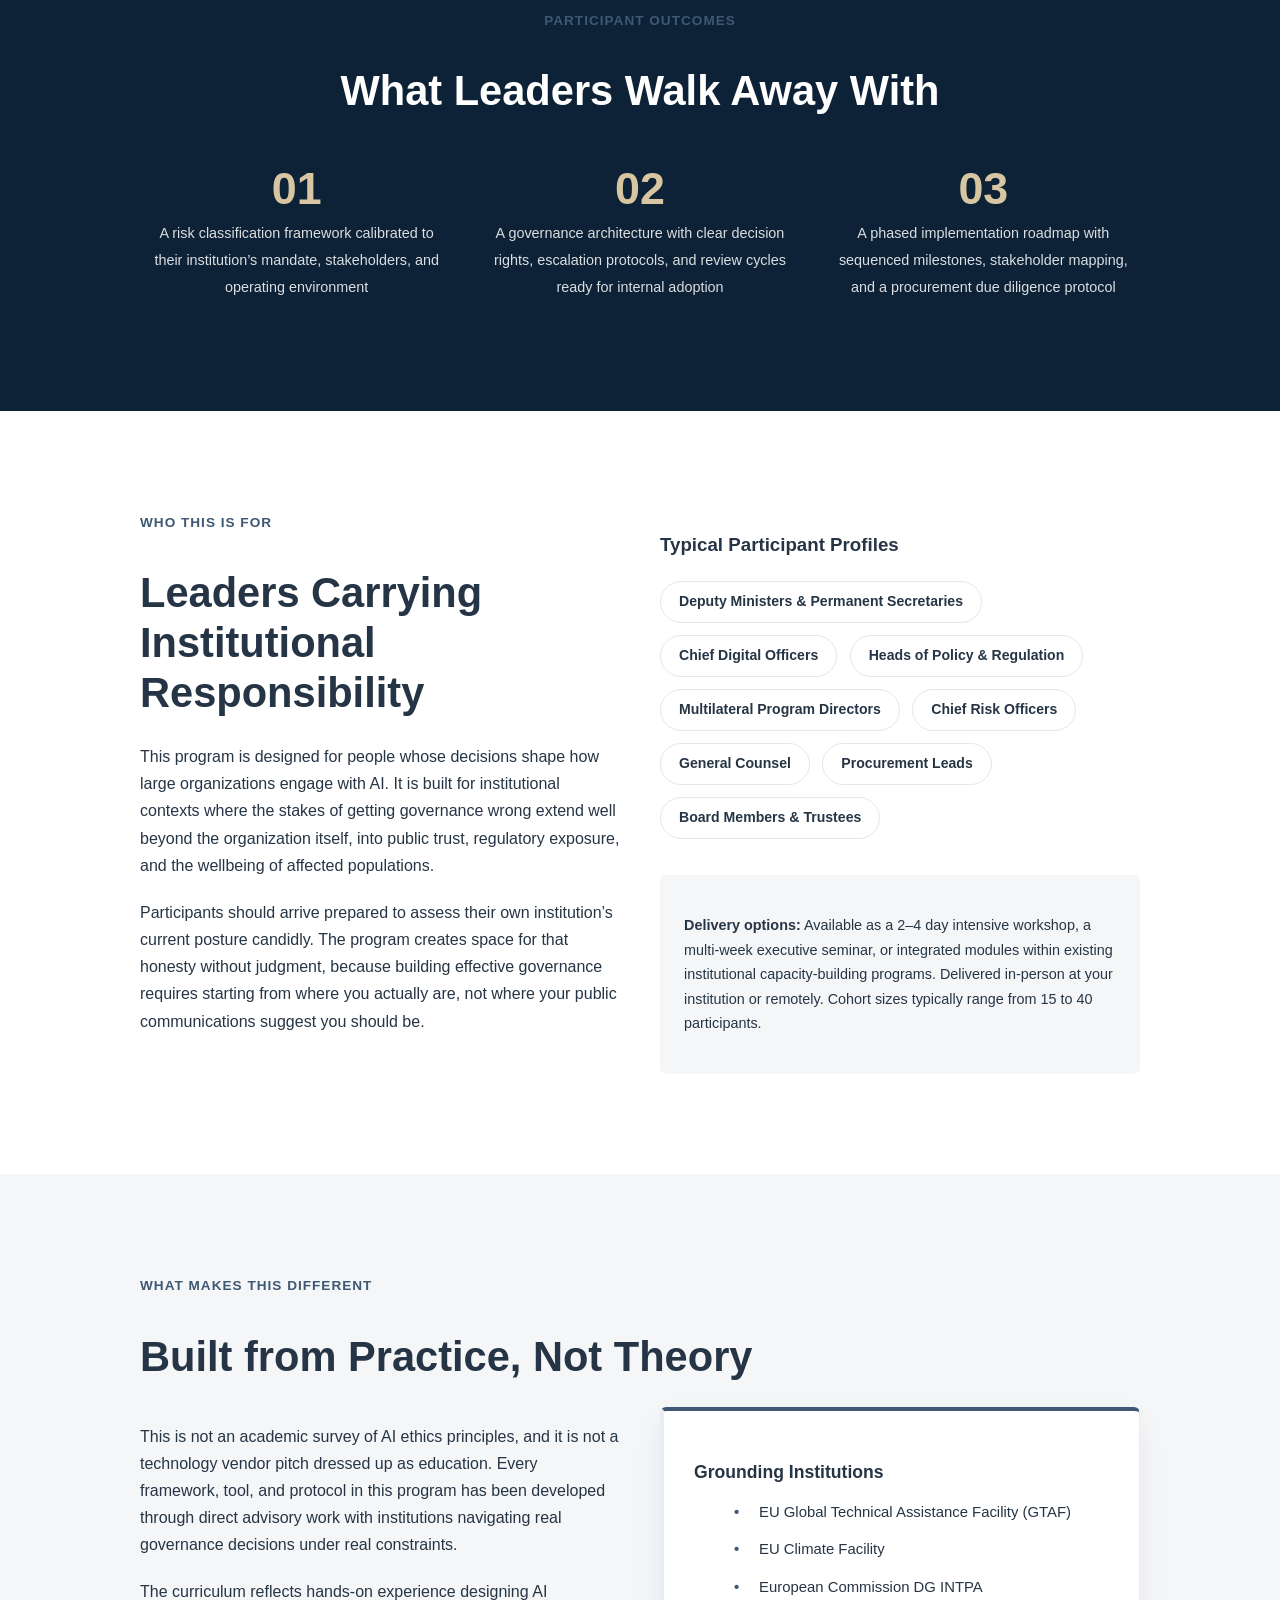
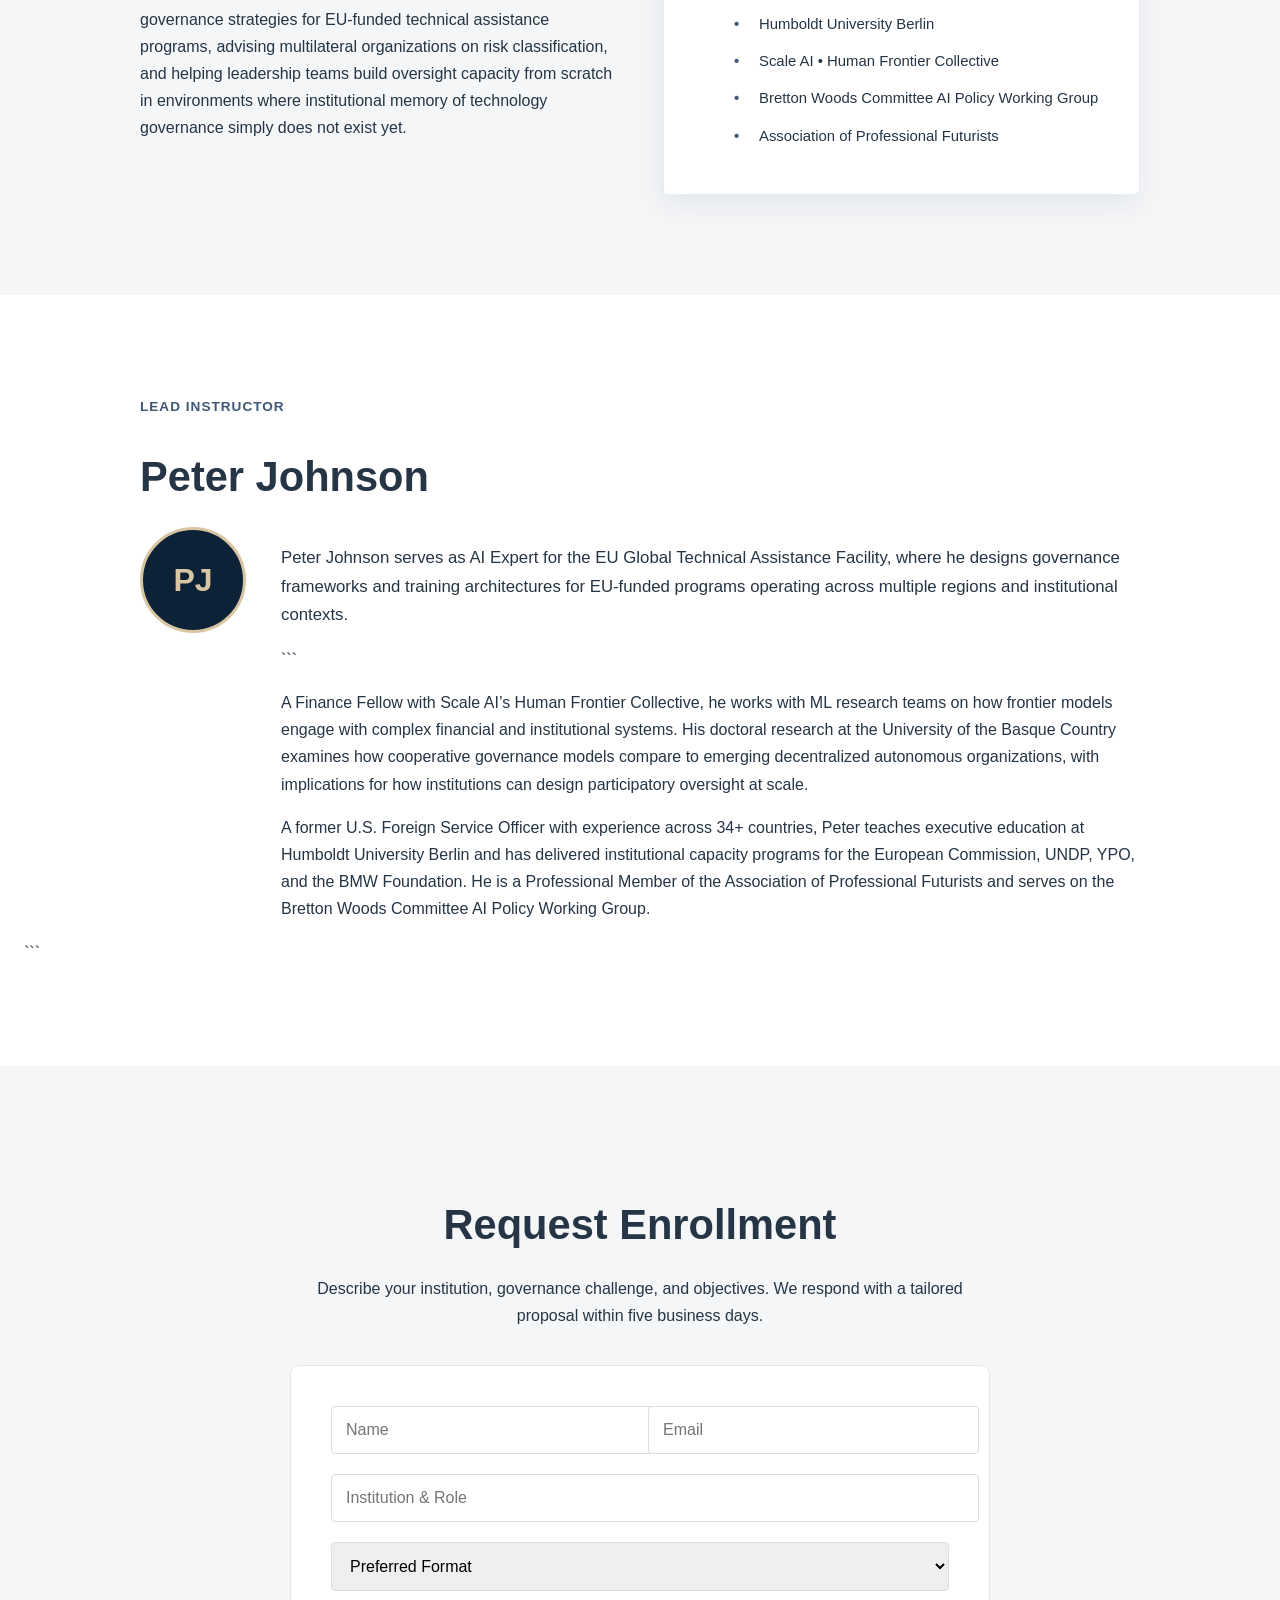
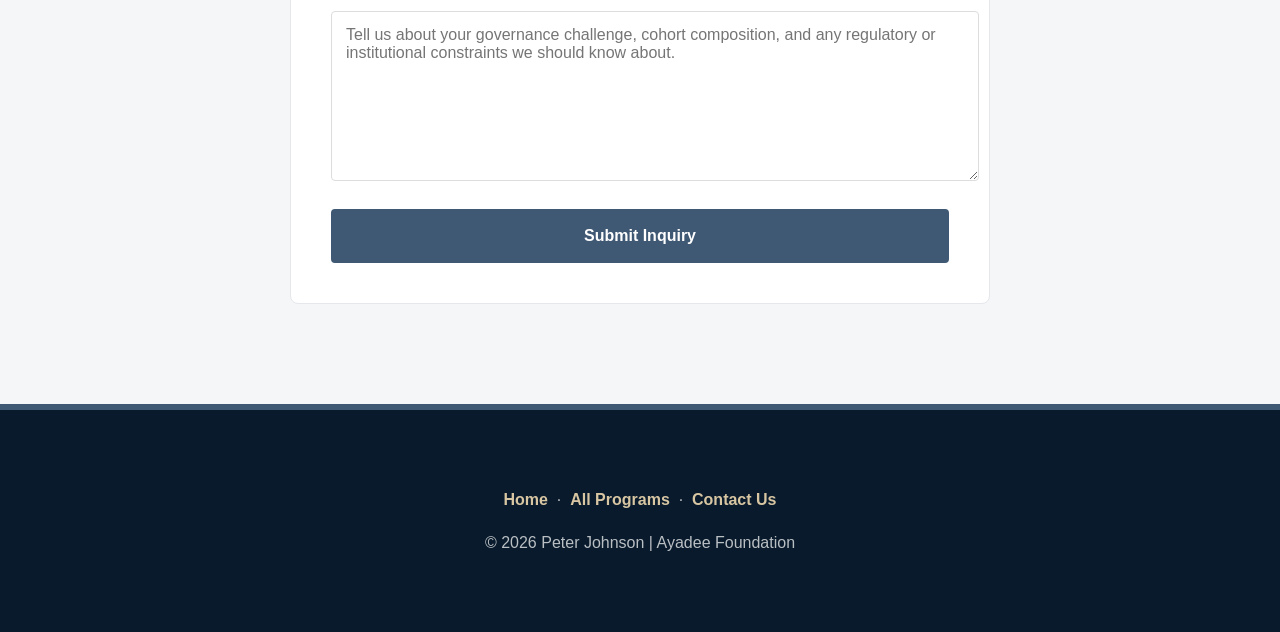
<file: ai-gov.html>
<!DOCTYPE html>

<html lang="en">
<head>
    <meta charset="UTF-8">
    <meta name="viewport" content="width=device-width, initial-scale=1.0">
    <title>AI Governance for Global Institutions | Ayadee Foundation</title>
    <style>
        :root {
            --gold: #C4A97D;
            --dark: #111827;
            --text: #374151;
            --light: #F8F9FB;
            --white: #FFFFFF;
        }
        .status-bar { height: 4px; background: var(--gold); width: 100%; position: fixed; top: 0; z-index: 9999; }

```
    *, *::before, *::after { box-sizing: border-box; margin: 0; padding: 0; }

    body {
        font-family: -apple-system, BlinkMacSystemFont, "Segoe UI", Roboto, Arial, sans-serif;
        background: var(--light);
        color: var(--dark);
        line-height: 1.7;
        margin: 0;
    }

    strong, b { font-weight: 700; font-size: inherit; }
    a { color: var(--gold); text-decoration: none; transition: 0.3s; }
    a:hover { opacity: 0.8; }

    /* NAVIGATION */
    nav {
        background: white;
        height: 70px;
        display: flex;
        align-items: center;
        justify-content: space-between;
        padding: 0 40px;
        border-bottom: 1px solid #E5E7EB;
        position: fixed; top: 4px; left: 0; right: 0; z-index: 1000;
    }
    .logo a { color: var(--dark); }
    .logo { font-weight: 800; font-size: 1.1rem; color: var(--dark); display: flex; align-items: center; }
    .logo-icon { width: 20px; height: 20px; border: 2px solid var(--gold); border-radius: 50%; margin-right: 12px; position: relative; }
    .logo-icon::after { content: ''; position: absolute; top: 4px; left: 9px; width: 2px; height: 8px; background: var(--gold); transform: rotate(45deg); }

    .nav-links { display: flex; gap: 20px; }
    .nav-links a { font-size: 0.9rem; font-weight: 600; color: var(--text); }

    .menu-toggle { display: none; cursor: pointer; flex-direction: column; gap: 5px; }
    .menu-toggle div { width: 25px; height: 2px; background: var(--dark); }

    .nav-links.open {
        display: flex;
        flex-direction: column;
        position: absolute;
        top: 70px;
        left: 0;
        right: 0;
        background: white;
        padding: 20px 40px;
        border-bottom: 1px solid #E5E7EB;
        box-shadow: 0 4px 12px rgba(0,0,0,0.08);
    }

    /* LAYOUT */
    section { padding: 100px 24px; scroll-margin-top: 80px; }
    .section-white { background: white; }
    .container { max-width: 1000px; margin: 0 auto; }

    .s-subtitle { color: var(--gold); font-weight: 700; text-transform: uppercase; letter-spacing: 1px; font-size: 0.85rem; margin-bottom: 10px; display: block; }
    .s-title { font-size: clamp(1.8rem, 5vw, 2.6rem); margin-bottom: 25px; line-height: 1.2; font-weight: 800; }

    .btn { padding: 16px 32px; background: var(--gold); color: white !important; font-weight: 700; border-radius: 4px; display: inline-block; border: none; font-size: 1rem; cursor: pointer; }
    .btn-outline { background: transparent; border: 2px solid var(--gold); color: var(--dark) !important; }

    .grid-2 { display: grid; grid-template-columns: 1fr 1fr; gap: 40px; }
    .grid-3 { display: grid; grid-template-columns: 1fr 1fr 1fr; gap: 30px; }
    .card { background: white; padding: 30px; margin-bottom: 20px; border-radius: 6px; border: 1px solid #E5E7EB; }
    .card h3 { margin-bottom: 12px; font-size: 1.3rem; }

    ul { list-style: none; }
    li { position: relative; padding-left: 25px; margin-bottom: 12px; }
    li::before { content: "\2022"; color: var(--gold); position: absolute; left: 0; font-weight: 900; }

    /* COURSE HERO */
    .course-hero {
        padding: 160px 24px 90px;
        background: var(--dark);
        color: white;
    }
    .course-hero .s-subtitle { margin-bottom: 16px; }
    .course-hero h1 {
        font-size: clamp(2.2rem, 5.5vw, 3.6rem);
        margin-bottom: 24px;
        font-weight: 800;
        max-width: 850px;
        line-height: 1.15;
    }
    .course-hero .hero-lead {
        font-size: 1.2rem;
        opacity: 0.88;
        max-width: 720px;
        margin-bottom: 40px;
        line-height: 1.75;
    }
    .hero-meta {
        display: flex;
        gap: 40px;
        flex-wrap: wrap;
        margin-top: 10px;
        padding-top: 30px;
        border-top: 1px solid rgba(196,169,125,0.3);
    }
    .hero-meta-item { font-size: 0.9rem; }
    .hero-meta-item span { display: block; color: var(--gold); font-weight: 700; text-transform: uppercase; letter-spacing: 0.5px; font-size: 0.75rem; margin-bottom: 4px; }

    /* PREMISE */
    .premise-block {
        background: white;
        border-left: 4px solid var(--gold);
        padding: 30px 35px;
        border-radius: 0 6px 6px 0;
        margin-bottom: 30px;
        font-size: 1.05rem;
    }

    /* MODULE CARD */
    .module-card {
        background: white;
        border: 1px solid #E5E7EB;
        border-radius: 6px;
        padding: 32px;
        margin-bottom: 24px;
    }
    .module-card .module-num {
        color: var(--gold);
        font-weight: 800;
        font-size: 0.8rem;
        text-transform: uppercase;
        letter-spacing: 1.5px;
        margin-bottom: 10px;
        display: block;
    }
    .module-card h3 { font-size: 1.25rem; margin-bottom: 10px; }
    .module-card p { color: var(--text); font-size: 0.95rem; }

    /* GOVERNANCE TIERS */
    .tier-grid { display: grid; grid-template-columns: repeat(3, 1fr); gap: 20px; margin-top: 35px; }
    .tier-item {
        padding: 30px 24px;
        border-radius: 6px;
        border: 1px solid #E5E7EB;
        background: white;
    }
    .tier-item .tier-label {
        font-size: 0.75rem;
        font-weight: 700;
        text-transform: uppercase;
        letter-spacing: 1.5px;
        color: var(--gold);
        display: block;
        margin-bottom: 10px;
    }
    .tier-item h4 { font-size: 1.1rem; margin-bottom: 8px; }
    .tier-item p { font-size: 0.88rem; color: var(--text); line-height: 1.5; }

    /* OUTCOMES STRIP */
    .outcome-strip {
        background: var(--dark);
        color: white;
    }
    .outcome-item { text-align: center; padding: 10px; }
    .outcome-num { font-size: 2.8rem; font-weight: 800; color: var(--gold); display: block; line-height: 1; margin-bottom: 8px; }
    .outcome-label { font-size: 0.9rem; opacity: 0.85; }

    /* AUDIENCE */
    .audience-tag {
        display: inline-block;
        padding: 8px 18px;
        border: 1px solid #E5E7EB;
        border-radius: 100px;
        font-size: 0.88rem;
        font-weight: 600;
        margin: 0 8px 12px 0;
        color: var(--text);
    }

    /* INSTRUCTOR */
    .instructor-block {
        display: grid;
        grid-template-columns: auto 1fr;
        gap: 35px;
        align-items: start;
    }
    .instructor-avatar {
        width: 100px;
        height: 100px;
        border-radius: 50%;
        background: var(--dark);
        border: 3px solid var(--gold);
        display: flex;
        align-items: center;
        justify-content: center;
        font-size: 2rem;
        font-weight: 800;
        color: var(--gold);
    }

    /* FORM */
    form { background: white; padding: 40px; border-radius: 8px; border: 1px solid #E5E7EB; }
    form input, form select, form textarea { width: 100%; padding: 14px; margin-bottom: 20px; border: 1px solid #DDD; border-radius: 4px; font-size: 1rem; font-family: inherit; }

    footer { text-align: center; padding: 60px 24px; border-top: 1px solid #EEE; color: #888; background: white; }

    @media (max-width: 950px) {
        .nav-links { display: none; }
        .menu-toggle { display: flex; }
        .grid-2, .grid-3, .tier-grid { grid-template-columns: 1fr; }
        section { padding: 70px 24px; }
        .course-hero { padding: 130px 24px 70px; }
        .hero-meta { gap: 24px; }
        .instructor-block { grid-template-columns: 1fr; justify-items: center; text-align: center; }
    }
</style>
    <link rel="stylesheet" href="ayadee-theme.css">
```

</head>
<body>

<div class="status-bar"></div>

<nav>
    <a href="index.html" class="logo logo-lockup" aria-label="Ayadee home">
        <span class="brand-block">
            <span class="brand-name">Ayadee <span class="brand-light">Holding Corp.</span></span>
            <span class="brand-tagline">Strategic Foresight &amp; Advisory</span>
        </span>
        <span class="brand-dot">•</span>
        <span class="brand-block">
            <span class="brand-name">The Ayadee <span class="brand-light">Foundation</span></span>
            <span class="brand-tagline">Social Impact &amp; Innovation</span>
        </span>
    </a>
    <div class="nav-links" id="navLinks">
        <a href="index.html#about">About</a>
        <a href="index.html#ecosystem">Ecosystem</a>
        <a href="advisory.html">Advisory</a>
        <a href="index.html#capital">Capital</a>
        <a href="index.html#programs">Programs</a>
        <a href="index.html#fellowship">Fellowship</a>
        <a href="https://docs.google.com/forms/d/e/1FAIpQLScVpWTYlz7NXH7ZdPSbbloARNsqaIrz2ZVZwMp-wyH97xI48A/viewform" target="_blank" rel="noopener noreferrer">Careers</a>
        <a href="index.html#contact">Contact Us</a>
    </div>
    <div class="menu-toggle" id="menuToggle">
        <div></div>
        <div></div>
        <div></div>
    </div>
</nav>

<!-- HERO -->

<section class="course-hero">
    <div class="container">
        <span class="s-subtitle">Executive Education &bull; Ayadee Foundation</span>
        <h1>AI Governance for Global Institutions</h1>
        <p class="hero-lead">A practitioner-built framework for risk classification, governance architecture, and implementation roadmaps designed for leaders who must act on AI policy now, not study it indefinitely.</p>
        <div style="display:flex; gap:16px; flex-wrap:wrap;">
            <a href="#enroll" class="btn">Request Enrollment</a>
            <a href="index.html#programs" class="btn btn-outline" style="color:white !important; border-color: rgba(196,169,125,0.6);">All Programs &rarr;</a>
        </div>
        <div class="hero-meta">
            <div class="hero-meta-item"><span>Format</span>Workshop or Multi-Session Seminar</div>
            <div class="hero-meta-item"><span>Delivery</span>In-Person or Remote</div>
            <div class="hero-meta-item"><span>Level</span>Senior Leadership &amp; Policy Leads</div>
            <div class="hero-meta-item"><span>Duration</span>2&ndash;4 Days (customizable)</div>
        </div>
    </div>
</section>

<!-- THE PREMISE -->

<section class="section-white">
    <div class="container">
        <span class="s-subtitle">The Problem</span>
        <h2 class="s-title">Governance Cannot Wait for Consensus</h2>

```
    <div class="premise-block">
        Global institutions face a paradox. They are expected to govern AI responsibly while their own internal capacity to understand, evaluate, and oversee these systems remains dangerously thin. The result is a widening gap between the pace of deployment and the maturity of institutional response.
    </div>

    <p style="margin-bottom:20px;">Most AI governance conversations inside large organizations still center on abstract principles: fairness, transparency, accountability. These matter, but principles without operational architecture produce policy documents that change nothing. Meanwhile, procurement decisions are being made, vendor contracts signed, and AI-enabled workflows adopted with no governance infrastructure to evaluate risk, assign oversight, or establish accountability when systems fail.</p>

    <p>This program closes that gap. It moves leaders from conceptual fluency to operational readiness, providing a classification framework, a governance architecture, and a concrete implementation roadmap they can deploy within their own institutional context.</p>
</div>
```

</section>

<!-- GOVERNANCE TIERS -->

<section>
    <div class="container">
        <span class="s-subtitle">Core Framework</span>
        <h2 class="s-title">Three-Tier Governance Architecture</h2>
        <p style="max-width:750px; margin-bottom:10px;">The program is organized around a tiered governance model developed through direct advisory work with the European Commission, EU Global Technical Assistance Facility, and multilateral development institutions. Each tier corresponds to a level of organizational readiness and risk exposure.</p>

```
    <div class="tier-grid">
        <div class="tier-item">
            <span class="tier-label">Tier I</span>
            <h4>Foundational Literacy</h4>
            <p>Building institutional understanding of what AI systems actually do, how they are procured, and where they are already embedded in organizational workflows. Most institutions discover they are further along in AI adoption than their governance structures acknowledge.</p>
        </div>
        <div class="tier-item">
            <span class="tier-label">Tier II</span>
            <h4>Risk Classification &amp; Oversight</h4>
            <p>Establishing a risk taxonomy calibrated to the institution&rsquo;s mandate. Not every AI application requires the same scrutiny. This tier builds the internal rubric for distinguishing routine automation from high-stakes decision support and allocating oversight accordingly.</p>
        </div>
        <div class="tier-item">
            <span class="tier-label">Tier III</span>
            <h4>Adaptive Governance</h4>
            <p>Designing governance structures that evolve with the technology. Static compliance checklists become obsolete within months. This tier introduces continuous monitoring mechanisms, escalation protocols, and review cycles that keep pace with rapidly shifting capabilities.</p>
        </div>
    </div>
</div>
```

</section>

<!-- PROGRAM MODULES -->

<section class="section-white" id="modules">
    <div class="container">
        <span class="s-subtitle">Curriculum</span>
        <h2 class="s-title">Program Modules</h2>

```
    <div class="module-card">
        <span class="module-num">Module 01</span>
        <h3>The Institutional AI Landscape</h3>
        <p>An honest assessment of where AI is already operating inside global institutions, often in places leadership has not yet examined. Participants conduct a guided audit of their own organization&rsquo;s AI exposure, surfacing embedded systems, vendor dependencies, and unacknowledged automation that existing governance frameworks do not cover.</p>
    </div>

    <div class="module-card">
        <span class="module-num">Module 02</span>
        <h3>Frontier Models: Capabilities, Limitations, and Institutional Risk</h3>
        <p>A technically grounded, non-promotional overview of what large language models, multimodal systems, and autonomous agents can and cannot do. The emphasis is on failure modes, hallucination patterns, and the specific risks these systems pose to organizations whose decisions carry public consequence. No vendor demos. No hype.</p>
    </div>

    <div class="module-card">
        <span class="module-num">Module 03</span>
        <h3>Risk Classification for Institutional Contexts</h3>
        <p>Building a risk taxonomy that reflects the institution&rsquo;s specific mandate, stakeholder obligations, and operating constraints. Participants work with a classification matrix that accounts for autonomy level, reversibility of decisions, affected populations, and data sensitivity. The output is a draft risk register they can take directly into internal policy discussions.</p>
    </div>

    <div class="module-card">
        <span class="module-num">Module 04</span>
        <h3>Regulatory Landscape &amp; Compliance Architecture</h3>
        <p>Navigating the emerging regulatory environment, from the EU AI Act and its risk-based classification system to the evolving positions of OECD, G7, and multilateral standard-setting bodies. This module is not a legal briefing. It is a strategic reading of where regulatory momentum is heading and how institutions can position their governance to be durable rather than reactive.</p>
    </div>

    <div class="module-card">
        <span class="module-num">Module 05</span>
        <h3>Governance Architecture: Roles, Escalation, and Oversight</h3>
        <p>Designing the internal structures required to make AI governance operational. Who holds authority over deployment decisions? What triggers an escalation? How are third-party systems evaluated against institutional standards? Participants build a governance architecture that maps decision rights, review processes, and accountability lines tailored to their own organizational reality.</p>
    </div>

    <div class="module-card">
        <span class="module-num">Module 06</span>
        <h3>Procurement, Vendors, and the Due Diligence Gap</h3>
        <p>AI governance fails most often at the procurement stage. Institutions adopt vendor systems without the internal expertise to evaluate their claims, audit their outputs, or negotiate meaningful accountability terms. This module provides a due diligence protocol for AI procurement, including red flags, evaluation criteria, and contract provisions that protect institutional interests.</p>
    </div>

    <div class="module-card">
        <span class="module-num">Module 07</span>
        <h3>Implementation Roadmap &amp; Organizational Change</h3>
        <p>Governance architecture is only valuable if the institution actually adopts it. This final module addresses the change management challenge directly: sequencing implementation, building internal champions, securing executive commitment, and designing feedback loops that allow the governance framework to improve with use rather than calcify on a shelf.</p>
    </div>
</div>
```

</section>

<!-- OUTCOMES -->

<section class="outcome-strip">
    <div class="container">
        <span class="s-subtitle" style="text-align:center; display:block;">Participant Outcomes</span>
        <h2 class="s-title" style="color:white; text-align:center;">What Leaders Walk Away With</h2>
        <div class="grid-3" style="margin-top:40px;">
            <div class="outcome-item">
                <span class="outcome-num">01</span>
                <span class="outcome-label">A risk classification framework calibrated to their institution&rsquo;s mandate, stakeholders, and operating environment</span>
            </div>
            <div class="outcome-item">
                <span class="outcome-num">02</span>
                <span class="outcome-label">A governance architecture with clear decision rights, escalation protocols, and review cycles ready for internal adoption</span>
            </div>
            <div class="outcome-item">
                <span class="outcome-num">03</span>
                <span class="outcome-label">A phased implementation roadmap with sequenced milestones, stakeholder mapping, and a procurement due diligence protocol</span>
            </div>
        </div>
    </div>
</section>

<!-- AUDIENCE -->

<section class="section-white">
    <div class="container">
        <div class="grid-2">
            <div>
                <span class="s-subtitle">Who This Is For</span>
                <h2 class="s-title">Leaders Carrying Institutional Responsibility</h2>
                <p style="margin-bottom:20px;">This program is designed for people whose decisions shape how large organizations engage with AI. It is built for institutional contexts where the stakes of getting governance wrong extend well beyond the organization itself, into public trust, regulatory exposure, and the wellbeing of affected populations.</p>
                <p>Participants should arrive prepared to assess their own institution&rsquo;s current posture candidly. The program creates space for that honesty without judgment, because building effective governance requires starting from where you actually are, not where your public communications suggest you should be.</p>
            </div>
            <div>
                <h3 style="margin-bottom:20px;">Typical Participant Profiles</h3>
                <div>
                    <span class="audience-tag">Deputy Ministers &amp; Permanent Secretaries</span>
                    <span class="audience-tag">Chief Digital Officers</span>
                    <span class="audience-tag">Heads of Policy &amp; Regulation</span>
                    <span class="audience-tag">Multilateral Program Directors</span>
                    <span class="audience-tag">Chief Risk Officers</span>
                    <span class="audience-tag">General Counsel</span>
                    <span class="audience-tag">Procurement Leads</span>
                    <span class="audience-tag">Board Members &amp; Trustees</span>
                </div>
                <div style="background:var(--light); padding:24px; border-radius:6px; margin-top:24px;">
                    <p style="font-size:0.9rem; color:var(--text);"><strong>Delivery options:</strong> Available as a 2&ndash;4 day intensive workshop, a multi-week executive seminar, or integrated modules within existing institutional capacity-building programs. Delivered in-person at your institution or remotely. Cohort sizes typically range from 15 to 40 participants.</p>
                </div>
            </div>
        </div>
    </div>
</section>

<!-- DIFFERENTIATOR -->

<section>
    <div class="container">
        <span class="s-subtitle">What Makes This Different</span>
        <h2 class="s-title">Built from Practice, Not Theory</h2>
        <div class="grid-2">
            <div>
                <p style="margin-bottom:20px;">This is not an academic survey of AI ethics principles, and it is not a technology vendor pitch dressed up as education. Every framework, tool, and protocol in this program has been developed through direct advisory work with institutions navigating real governance decisions under real constraints.</p>
                <p>The curriculum reflects hands-on experience designing AI governance strategies for EU-funded technical assistance programs, advising multilateral organizations on risk classification, and helping leadership teams build oversight capacity from scratch in environments where institutional memory of technology governance simply does not exist yet.</p>
            </div>
            <div>
                <div class="card" style="margin-bottom:0; border-left: 4px solid var(--gold);">
                    <h3 style="font-size:1.1rem;">Grounding Institutions</h3>
                    <ul style="font-size:0.93rem; margin-top:12px;">
                        <li>EU Global Technical Assistance Facility (GTAF)</li>
                        <li>EU Climate Facility</li>
                        <li>European Commission DG INTPA</li>
                        <li>Humboldt University Berlin</li>
                        <li>Scale AI &bull; Human Frontier Collective</li>
                        <li>Bretton Woods Committee AI Policy Working Group</li>
                        <li>Association of Professional Futurists</li>
                    </ul>
                </div>
            </div>
        </div>
    </div>
</section>

<!-- INSTRUCTOR -->

<section class="section-white">
    <div class="container">
        <span class="s-subtitle">Lead Instructor</span>
        <h2 class="s-title">Peter Johnson</h2>
        <div class="instructor-block">
            <div class="instructor-avatar">PJ</div>
            <div>
                <p style="margin-bottom:16px; font-size:1.05rem;">Peter Johnson serves as AI Expert for the EU Global Technical Assistance Facility, where he designs governance frameworks and training architectures for EU-funded programs operating across multiple regions and institutional contexts.</p>

```
            <p style="margin-bottom:16px;">A Finance Fellow with Scale AI&rsquo;s Human Frontier Collective, he works with ML research teams on how frontier models engage with complex financial and institutional systems. His doctoral research at the University of the Basque Country examines how cooperative governance models compare to emerging decentralized autonomous organizations, with implications for how institutions can design participatory oversight at scale.</p>

            <p>A former U.S. Foreign Service Officer with experience across 34+ countries, Peter teaches executive education at Humboldt University Berlin and has delivered institutional capacity programs for the European Commission, UNDP, YPO, and the BMW Foundation. He is a Professional Member of the Association of Professional Futurists and serves on the Bretton Woods Committee AI Policy Working Group.</p>
        </div>
    </div>
</div>
```

</section>

<!-- ENROLLMENT -->

<section id="enroll">
    <div class="container" style="max-width:700px;">
        <h2 class="s-title" style="text-align:center;">Request Enrollment</h2>
        <p style="text-align:center; margin-bottom:35px; color:var(--text);">Describe your institution, governance challenge, and objectives. We respond with a tailored proposal within five business days.</p>
        <form action="https://formspree.io/f/meerbvzp" method="POST">
            <input type="hidden" name="_subject" value="AI Governance Course Inquiry">
            <div style="display:grid; grid-template-columns: 1fr 1fr; gap:16px;">
                <input type="text" name="name" placeholder="Name" required>
                <input type="email" name="email" placeholder="Email" required>
            </div>
            <input type="text" name="organization" placeholder="Institution &amp; Role">
            <select name="format" required>
                <option value="">Preferred Format</option>
                <option value="Intensive">2&ndash;4 Day Intensive Workshop</option>
                <option value="Seminar">Multi-Week Executive Seminar</option>
                <option value="Custom">Custom Module (integrated into existing program)</option>
                <option value="Keynote">Keynote or Conference Session</option>
            </select>
            <textarea name="message" placeholder="Tell us about your governance challenge, cohort composition, and any regulatory or institutional constraints we should know about." style="min-height:140px;"></textarea>
            <button type="submit" class="btn" style="width:100%;">Submit Inquiry</button>
        </form>
    </div>
</section>

<footer>
    <p style="margin-bottom:8px;"><a href="index.html" style="color:#888; font-weight:600;">Home</a> &nbsp;&middot;&nbsp; <a href="index.html#programs" style="color:#888; font-weight:600;">All Programs</a> &nbsp;&middot;&nbsp; <a href="index.html#contact" style="color:#888; font-weight:600;">Contact Us</a></p>
    <p>&copy; 2026 Peter Johnson | Ayadee Foundation</p>
</footer>

<script>
    document.getElementById('menuToggle').addEventListener('click', function() {
        document.getElementById('navLinks').classList.toggle('open');
    });
</script>

</body>
</html>
</file>
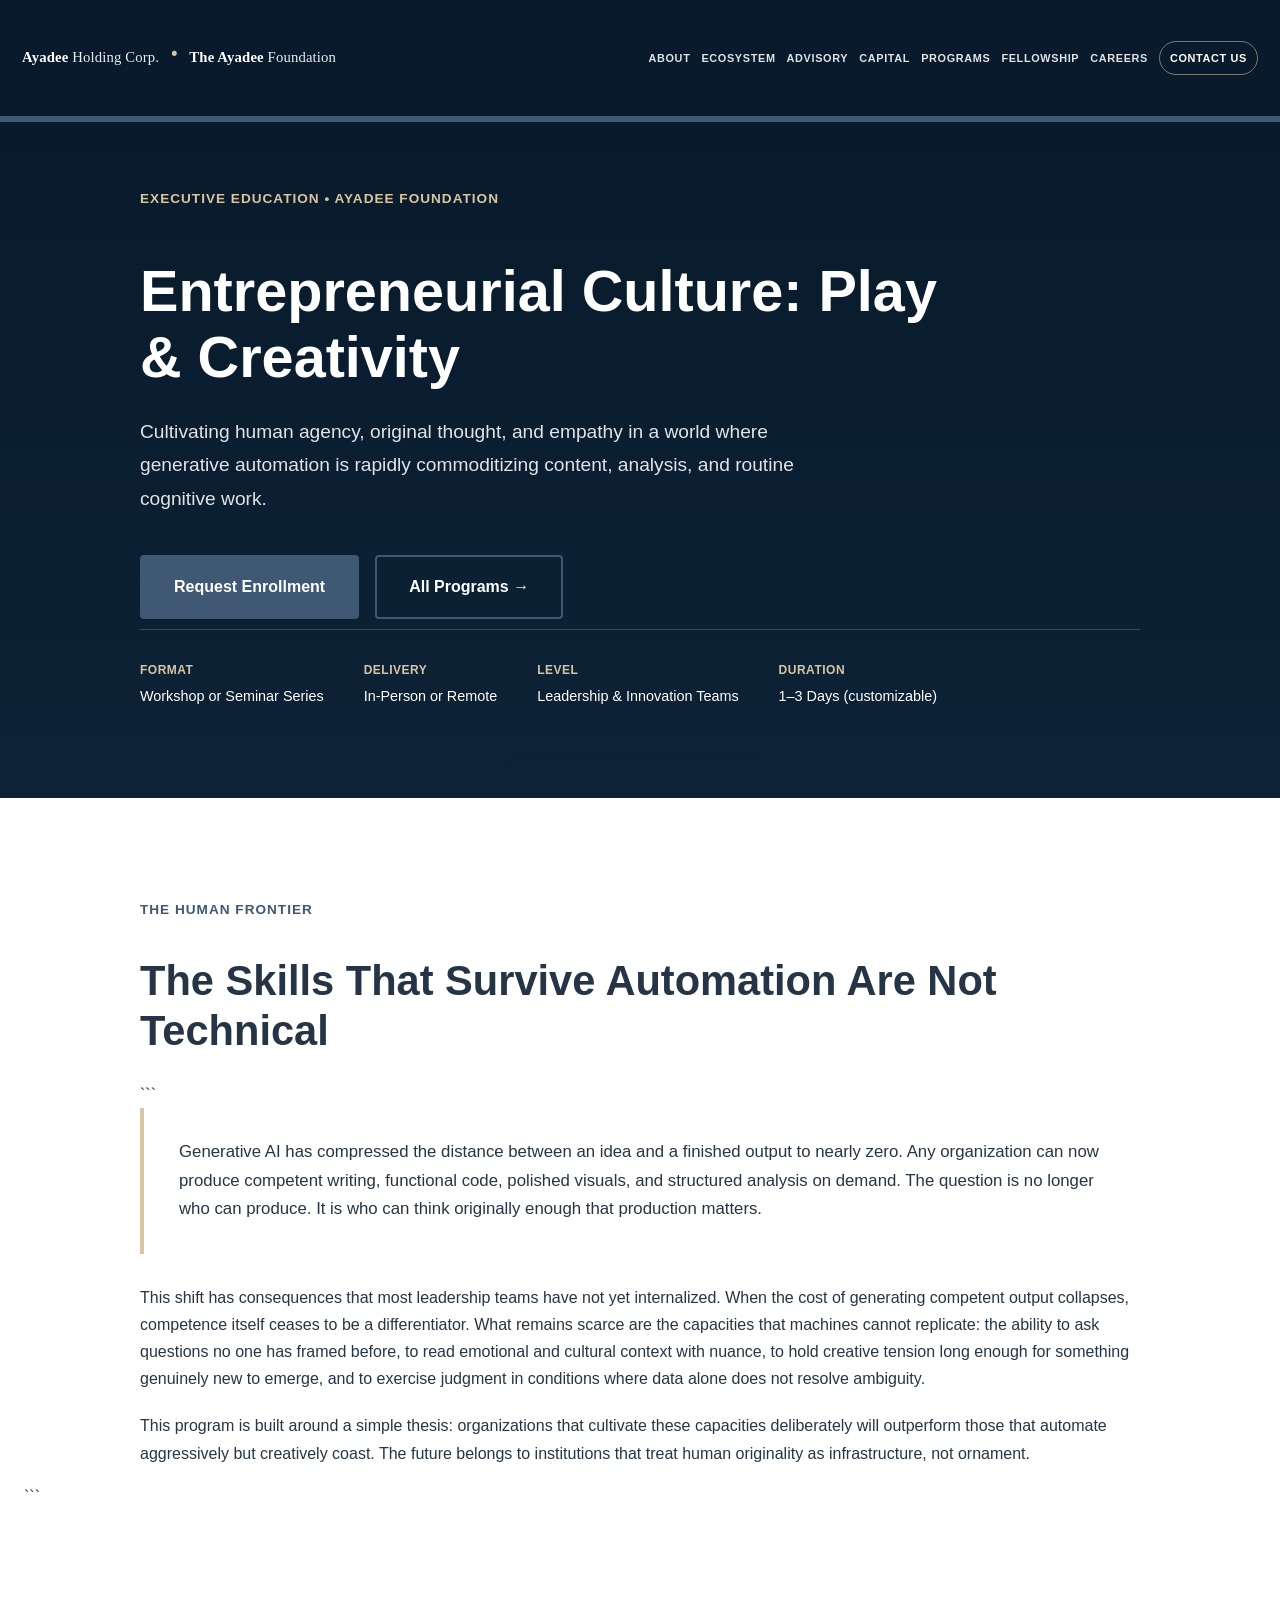
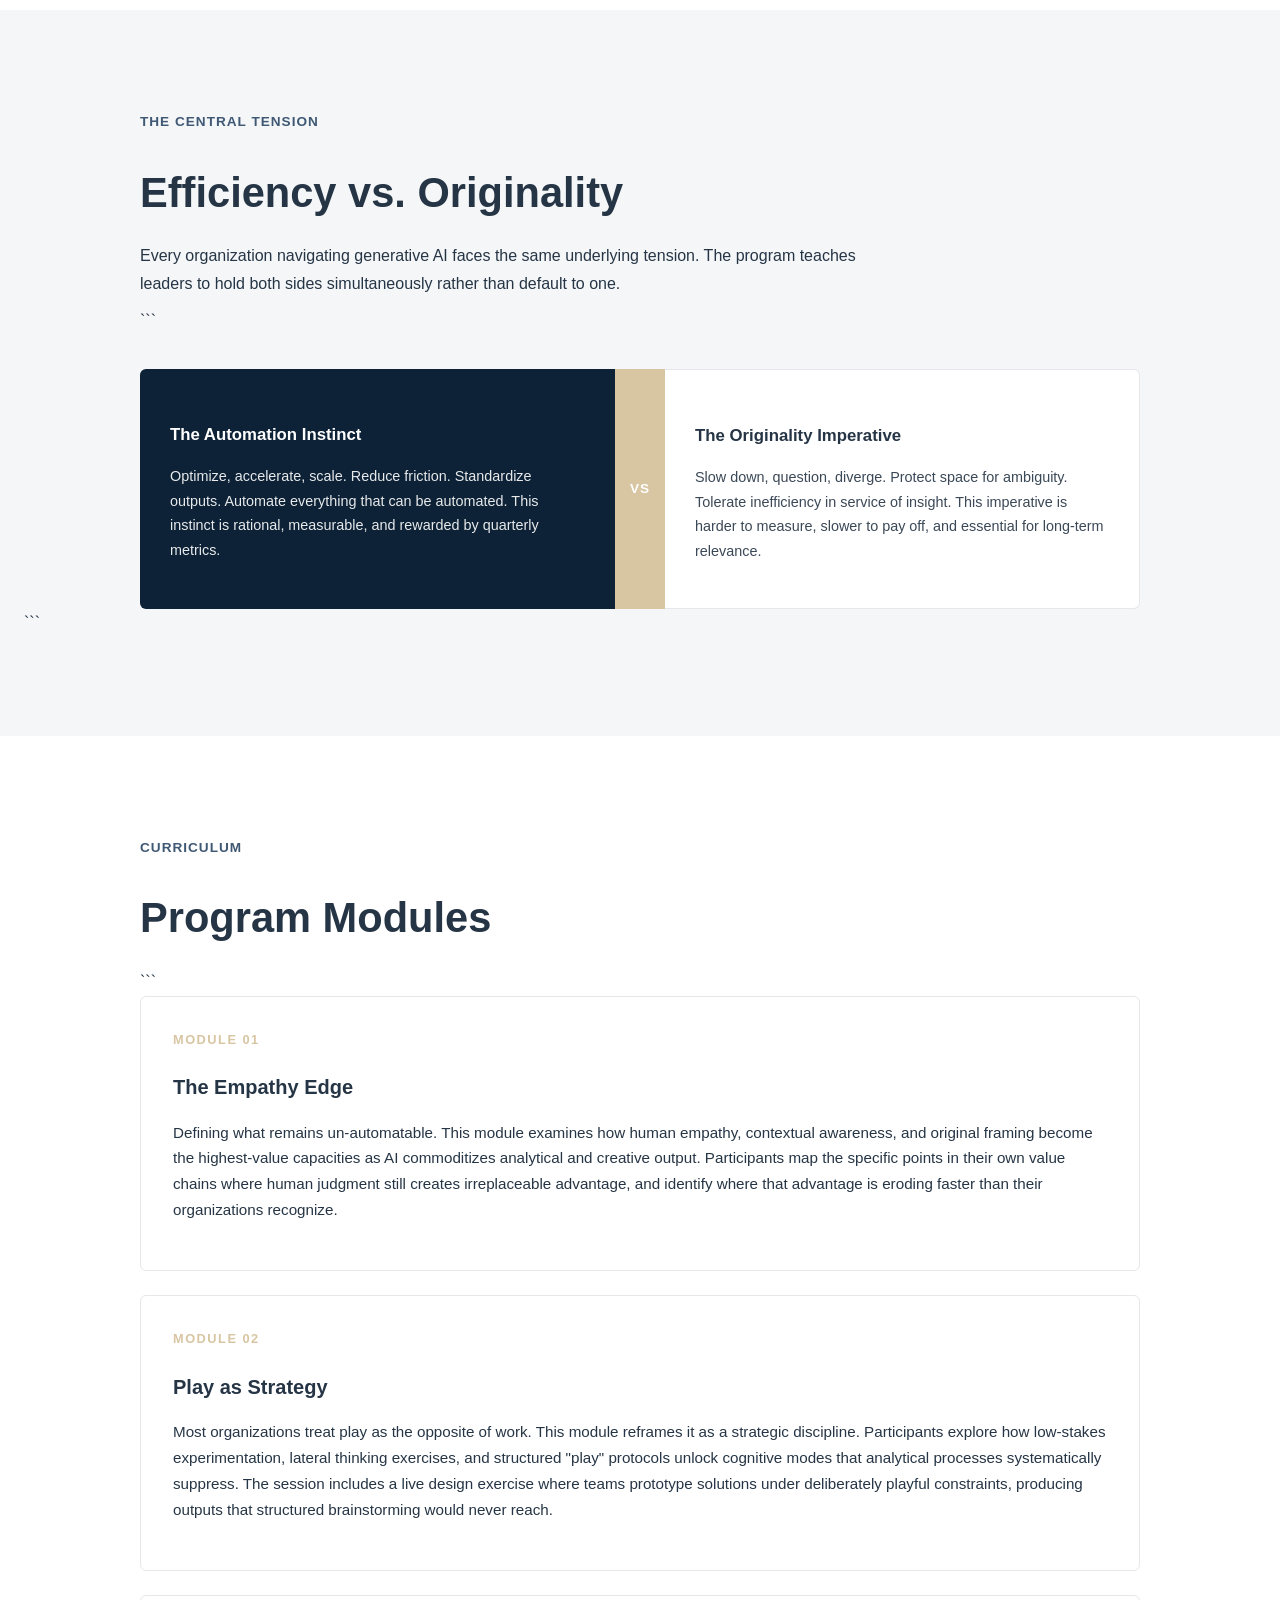
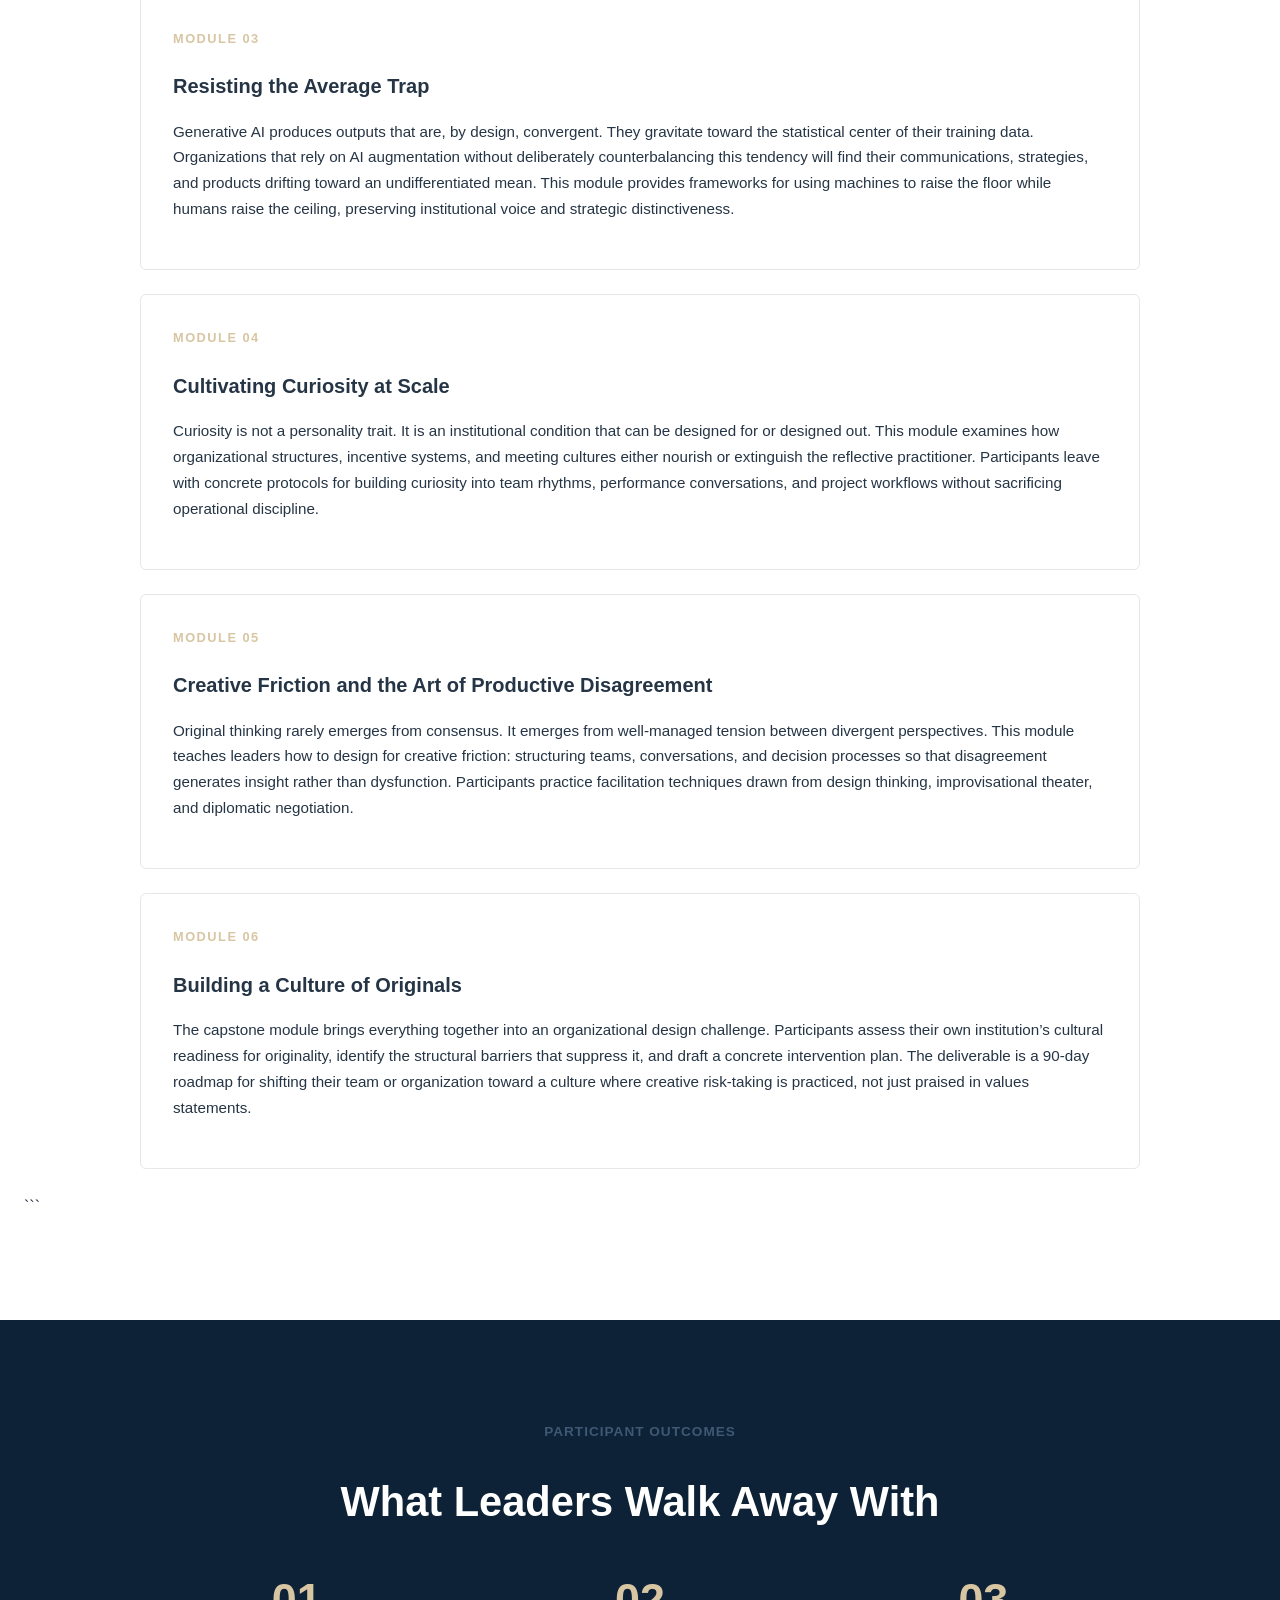
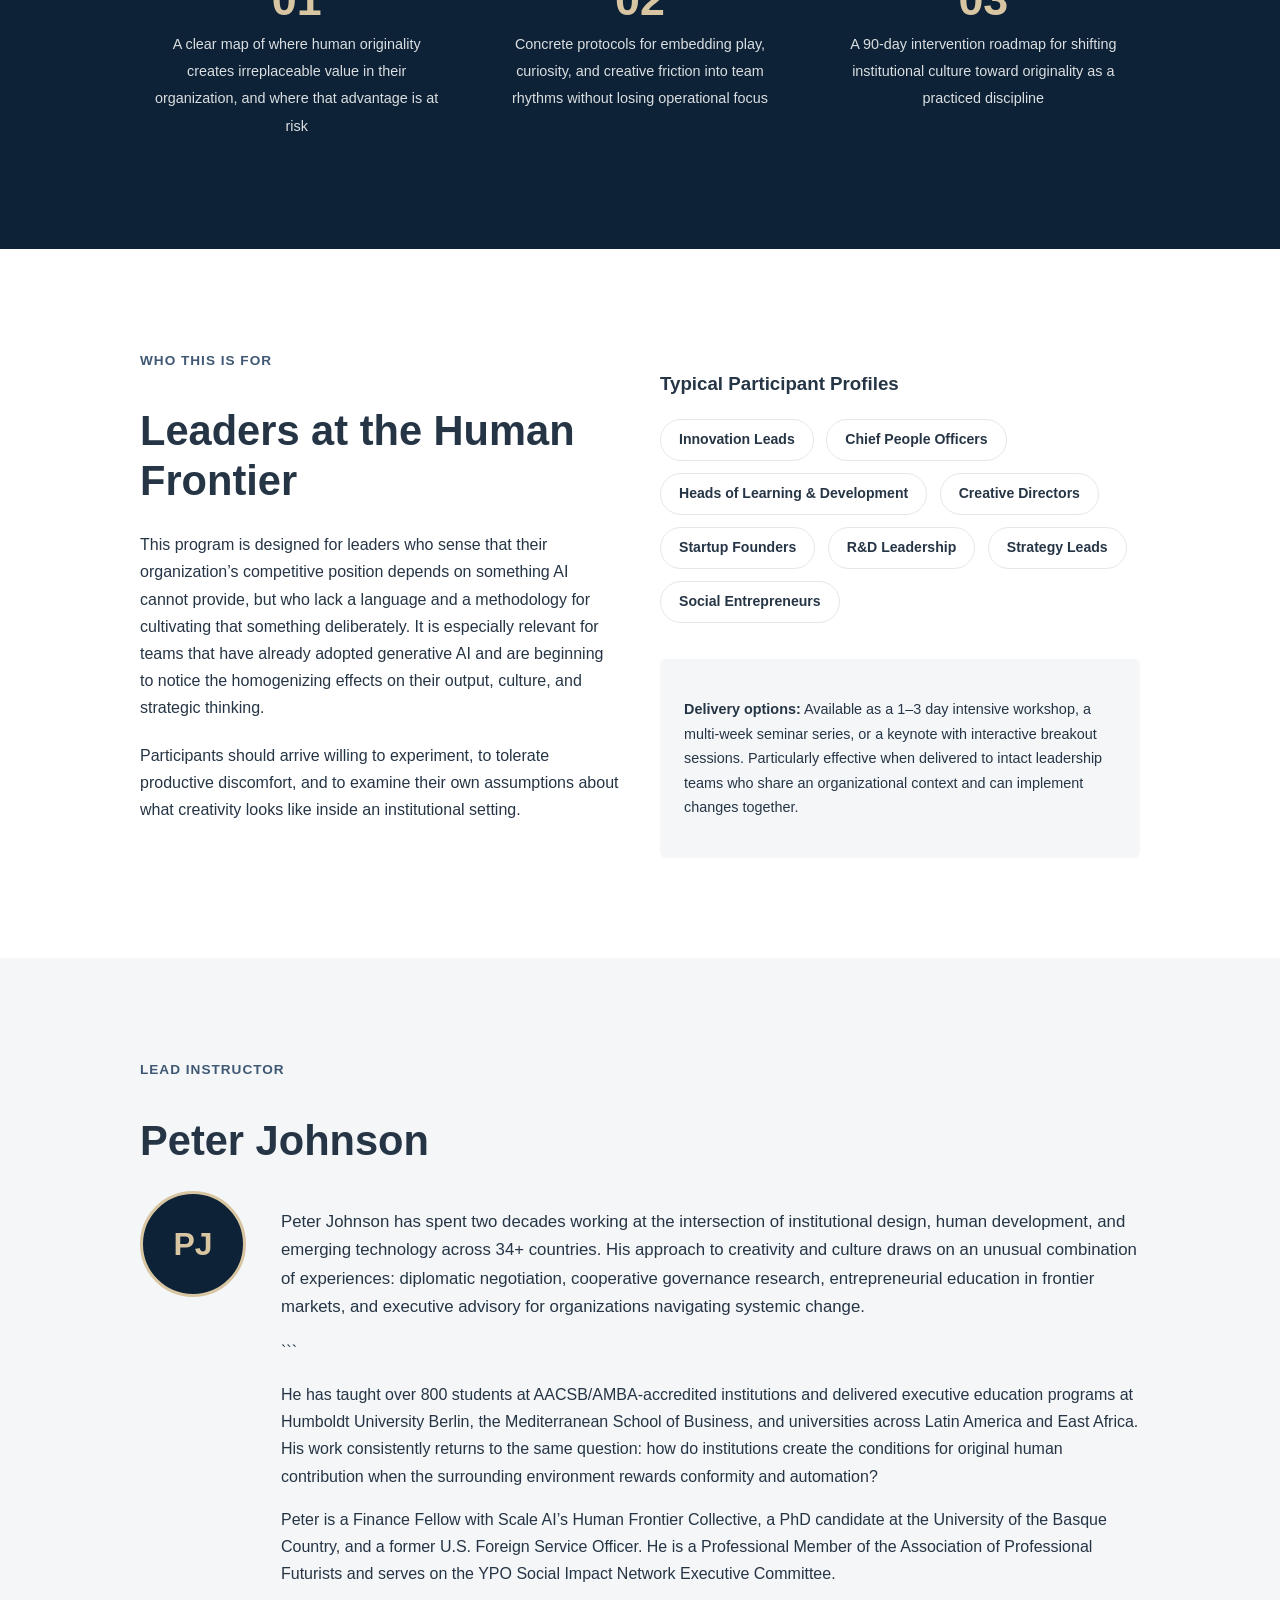
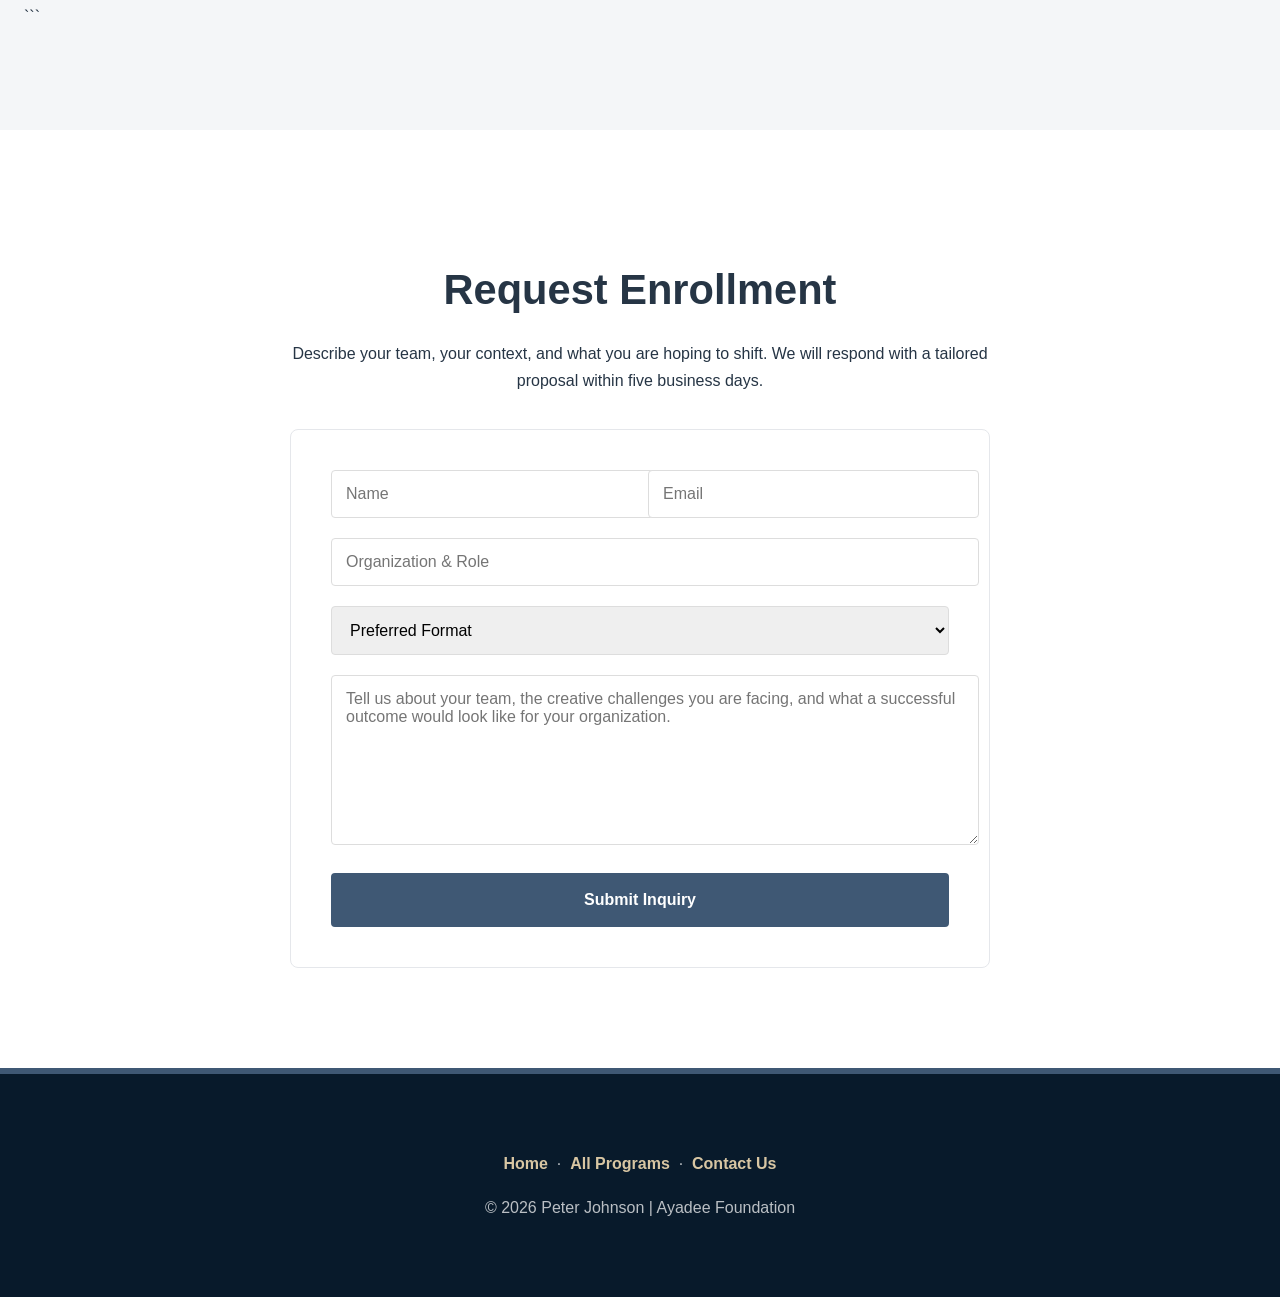
<file: creativity.html>
<!DOCTYPE html>

<html lang="en">
<head>
    <meta charset="UTF-8">
    <meta name="viewport" content="width=device-width, initial-scale=1.0">
    <title>Entrepreneurial Culture: Play &amp; Creativity | Ayadee Foundation</title>
    <style>
        :root {
            --gold: #C4A97D;
            --dark: #111827;
            --text: #374151;
            --light: #F8F9FB;
            --white: #FFFFFF;
        }
        .status-bar { height: 4px; background: var(--gold); width: 100%; position: fixed; top: 0; z-index: 9999; }

```
    *, *::before, *::after { box-sizing: border-box; margin: 0; padding: 0; }

    body {
        font-family: -apple-system, BlinkMacSystemFont, "Segoe UI", Roboto, Arial, sans-serif;
        background: var(--light);
        color: var(--dark);
        line-height: 1.7;
        margin: 0;
    }

    strong, b { font-weight: 700; font-size: inherit; }
    a { color: var(--gold); text-decoration: none; transition: 0.3s; }
    a:hover { opacity: 0.8; }

    /* NAVIGATION */
    nav {
        background: white;
        height: 70px;
        display: flex;
        align-items: center;
        justify-content: space-between;
        padding: 0 40px;
        border-bottom: 1px solid #E5E7EB;
        position: fixed; top: 4px; left: 0; right: 0; z-index: 1000;
    }
    .logo a { color: var(--dark); }
    .logo { font-weight: 800; font-size: 1.1rem; color: var(--dark); display: flex; align-items: center; }
    .logo-icon { width: 20px; height: 20px; border: 2px solid var(--gold); border-radius: 50%; margin-right: 12px; position: relative; }
    .logo-icon::after { content: ''; position: absolute; top: 4px; left: 9px; width: 2px; height: 8px; background: var(--gold); transform: rotate(45deg); }

    .nav-links { display: flex; gap: 20px; }
    .nav-links a { font-size: 0.9rem; font-weight: 600; color: var(--text); }

    .menu-toggle { display: none; cursor: pointer; flex-direction: column; gap: 5px; }
    .menu-toggle div { width: 25px; height: 2px; background: var(--dark); }

    .nav-links.open {
        display: flex;
        flex-direction: column;
        position: absolute;
        top: 70px;
        left: 0;
        right: 0;
        background: white;
        padding: 20px 40px;
        border-bottom: 1px solid #E5E7EB;
        box-shadow: 0 4px 12px rgba(0,0,0,0.08);
    }

    /* LAYOUT */
    section { padding: 100px 24px; scroll-margin-top: 80px; }
    .section-white { background: white; }
    .container { max-width: 1000px; margin: 0 auto; }

    .s-subtitle { color: var(--gold); font-weight: 700; text-transform: uppercase; letter-spacing: 1px; font-size: 0.85rem; margin-bottom: 10px; display: block; }
    .s-title { font-size: clamp(1.8rem, 5vw, 2.6rem); margin-bottom: 25px; line-height: 1.2; font-weight: 800; }

    .btn { padding: 16px 32px; background: var(--gold); color: white !important; font-weight: 700; border-radius: 4px; display: inline-block; border: none; font-size: 1rem; cursor: pointer; }
    .btn-outline { background: transparent; border: 2px solid var(--gold); color: var(--dark) !important; }

    .grid-2 { display: grid; grid-template-columns: 1fr 1fr; gap: 40px; }
    .grid-3 { display: grid; grid-template-columns: 1fr 1fr 1fr; gap: 30px; }
    .card { background: white; padding: 30px; margin-bottom: 20px; border-radius: 6px; border: 1px solid #E5E7EB; }
    .card h3 { margin-bottom: 12px; font-size: 1.3rem; }

    ul { list-style: none; }
    li { position: relative; padding-left: 25px; margin-bottom: 12px; }
    li::before { content: "\2022"; color: var(--gold); position: absolute; left: 0; font-weight: 900; }

    /* COURSE HERO */
    .course-hero {
        padding: 160px 24px 90px;
        background: var(--dark);
        color: white;
    }
    .course-hero .s-subtitle { margin-bottom: 16px; }
    .course-hero h1 {
        font-size: clamp(2.2rem, 5.5vw, 3.6rem);
        margin-bottom: 24px;
        font-weight: 800;
        max-width: 850px;
        line-height: 1.15;
    }
    .course-hero .hero-lead {
        font-size: 1.2rem;
        opacity: 0.88;
        max-width: 720px;
        margin-bottom: 40px;
        line-height: 1.75;
    }
    .hero-meta {
        display: flex;
        gap: 40px;
        flex-wrap: wrap;
        margin-top: 10px;
        padding-top: 30px;
        border-top: 1px solid rgba(196,169,125,0.3);
    }
    .hero-meta-item { font-size: 0.9rem; }
    .hero-meta-item span { display: block; color: var(--gold); font-weight: 700; text-transform: uppercase; letter-spacing: 0.5px; font-size: 0.75rem; margin-bottom: 4px; }

    /* PREMISE */
    .premise-block {
        background: white;
        border-left: 4px solid var(--gold);
        padding: 30px 35px;
        border-radius: 0 6px 6px 0;
        margin-bottom: 30px;
        font-size: 1.05rem;
    }

    /* MODULE CARD */
    .module-card {
        background: white;
        border: 1px solid #E5E7EB;
        border-radius: 6px;
        padding: 32px;
        margin-bottom: 24px;
    }
    .module-card .module-num {
        color: var(--gold);
        font-weight: 800;
        font-size: 0.8rem;
        text-transform: uppercase;
        letter-spacing: 1.5px;
        margin-bottom: 10px;
        display: block;
    }
    .module-card h3 { font-size: 1.25rem; margin-bottom: 10px; }
    .module-card p { color: var(--text); font-size: 0.95rem; }

    /* TENSION PAIR */
    .tension-grid { display: grid; grid-template-columns: 1fr auto 1fr; gap: 0; margin-top: 35px; }
    .tension-side {
        padding: 30px;
        border-radius: 6px;
    }
    .tension-left { background: var(--dark); color: white; border-radius: 6px 0 0 6px; }
    .tension-right { background: white; border: 1px solid #E5E7EB; border-left: none; border-radius: 0 6px 6px 0; }
    .tension-divider {
        width: 50px;
        display: flex;
        align-items: center;
        justify-content: center;
        background: var(--gold);
        color: white;
        font-weight: 800;
        font-size: 0.85rem;
        letter-spacing: 1px;
    }
    .tension-side h4 { margin-bottom: 10px; font-size: 1.05rem; }
    .tension-side p { font-size: 0.9rem; opacity: 0.9; }

    /* OUTCOMES STRIP */
    .outcome-strip { background: var(--dark); color: white; }
    .outcome-item { text-align: center; padding: 10px; }
    .outcome-num { font-size: 2.8rem; font-weight: 800; color: var(--gold); display: block; line-height: 1; margin-bottom: 8px; }
    .outcome-label { font-size: 0.9rem; opacity: 0.85; }

    /* AUDIENCE */
    .audience-tag {
        display: inline-block;
        padding: 8px 18px;
        border: 1px solid #E5E7EB;
        border-radius: 100px;
        font-size: 0.88rem;
        font-weight: 600;
        margin: 0 8px 12px 0;
        color: var(--text);
    }

    /* INSTRUCTOR */
    .instructor-block {
        display: grid;
        grid-template-columns: auto 1fr;
        gap: 35px;
        align-items: start;
    }
    .instructor-avatar {
        width: 100px;
        height: 100px;
        border-radius: 50%;
        background: var(--dark);
        border: 3px solid var(--gold);
        display: flex;
        align-items: center;
        justify-content: center;
        font-size: 2rem;
        font-weight: 800;
        color: var(--gold);
    }

    /* FORM */
    form { background: white; padding: 40px; border-radius: 8px; border: 1px solid #E5E7EB; }
    form input, form select, form textarea { width: 100%; padding: 14px; margin-bottom: 20px; border: 1px solid #DDD; border-radius: 4px; font-size: 1rem; font-family: inherit; }

    footer { text-align: center; padding: 60px 24px; border-top: 1px solid #EEE; color: #888; background: white; }

    @media (max-width: 950px) {
        .nav-links { display: none; }
        .menu-toggle { display: flex; }
        .grid-2, .grid-3 { grid-template-columns: 1fr; }
        .tension-grid { grid-template-columns: 1fr; }
        .tension-left { border-radius: 6px 6px 0 0; }
        .tension-right { border-radius: 0 0 6px 6px; border-left: 1px solid #E5E7EB; }
        .tension-divider { width: 100%; height: 40px; }
        section { padding: 70px 24px; }
        .course-hero { padding: 130px 24px 70px; }
        .hero-meta { gap: 24px; }
        .instructor-block { grid-template-columns: 1fr; justify-items: center; text-align: center; }
    }
</style>
    <link rel="stylesheet" href="ayadee-theme.css">
```

</head>
<body>

<div class="status-bar"></div>

<nav>
    <a href="index.html" class="logo logo-lockup" aria-label="Ayadee home">
        <span class="brand-block">
            <span class="brand-name">Ayadee <span class="brand-light">Holding Corp.</span></span>
            <span class="brand-tagline">Strategic Foresight &amp; Advisory</span>
        </span>
        <span class="brand-dot">•</span>
        <span class="brand-block">
            <span class="brand-name">The Ayadee <span class="brand-light">Foundation</span></span>
            <span class="brand-tagline">Social Impact &amp; Innovation</span>
        </span>
    </a>
    <div class="nav-links" id="navLinks">
        <a href="index.html#about">About</a>
        <a href="index.html#ecosystem">Ecosystem</a>
        <a href="advisory.html">Advisory</a>
        <a href="index.html#capital">Capital</a>
        <a href="index.html#programs">Programs</a>
        <a href="index.html#fellowship">Fellowship</a>
        <a href="https://docs.google.com/forms/d/e/1FAIpQLScVpWTYlz7NXH7ZdPSbbloARNsqaIrz2ZVZwMp-wyH97xI48A/viewform" target="_blank" rel="noopener noreferrer">Careers</a>
        <a href="index.html#contact">Contact Us</a>
    </div>
    <div class="menu-toggle" id="menuToggle">
        <div></div>
        <div></div>
        <div></div>
    </div>
</nav>

<!-- HERO -->

<section class="course-hero">
    <div class="container">
        <span class="s-subtitle">Executive Education &bull; Ayadee Foundation</span>
        <h1>Entrepreneurial Culture: Play &amp; Creativity</h1>
        <p class="hero-lead">Cultivating human agency, original thought, and empathy in a world where generative automation is rapidly commoditizing content, analysis, and routine cognitive work.</p>
        <div style="display:flex; gap:16px; flex-wrap:wrap;">
            <a href="#enroll" class="btn">Request Enrollment</a>
            <a href="index.html#programs" class="btn btn-outline" style="color:white !important; border-color: rgba(196,169,125,0.6);">All Programs &rarr;</a>
        </div>
        <div class="hero-meta">
            <div class="hero-meta-item"><span>Format</span>Workshop or Seminar Series</div>
            <div class="hero-meta-item"><span>Delivery</span>In-Person or Remote</div>
            <div class="hero-meta-item"><span>Level</span>Leadership &amp; Innovation Teams</div>
            <div class="hero-meta-item"><span>Duration</span>1&ndash;3 Days (customizable)</div>
        </div>
    </div>
</section>

<!-- THE PREMISE -->

<section class="section-white">
    <div class="container">
        <span class="s-subtitle">The Human Frontier</span>
        <h2 class="s-title">The Skills That Survive Automation Are Not Technical</h2>

```
    <div class="premise-block">
        Generative AI has compressed the distance between an idea and a finished output to nearly zero. Any organization can now produce competent writing, functional code, polished visuals, and structured analysis on demand. The question is no longer who can produce. It is who can think originally enough that production matters.
    </div>

    <p style="margin-bottom:20px;">This shift has consequences that most leadership teams have not yet internalized. When the cost of generating competent output collapses, competence itself ceases to be a differentiator. What remains scarce are the capacities that machines cannot replicate: the ability to ask questions no one has framed before, to read emotional and cultural context with nuance, to hold creative tension long enough for something genuinely new to emerge, and to exercise judgment in conditions where data alone does not resolve ambiguity.</p>

    <p>This program is built around a simple thesis: organizations that cultivate these capacities deliberately will outperform those that automate aggressively but creatively coast. The future belongs to institutions that treat human originality as infrastructure, not ornament.</p>
</div>
```

</section>

<!-- THE CENTRAL TENSION -->

<section>
    <div class="container">
        <span class="s-subtitle">The Central Tension</span>
        <h2 class="s-title">Efficiency vs. Originality</h2>
        <p style="max-width:750px; margin-bottom:10px;">Every organization navigating generative AI faces the same underlying tension. The program teaches leaders to hold both sides simultaneously rather than default to one.</p>

```
    <div class="tension-grid">
        <div class="tension-side tension-left">
            <h4>The Automation Instinct</h4>
            <p>Optimize, accelerate, scale. Reduce friction. Standardize outputs. Automate everything that can be automated. This instinct is rational, measurable, and rewarded by quarterly metrics.</p>
        </div>
        <div class="tension-divider">VS</div>
        <div class="tension-side tension-right">
            <h4>The Originality Imperative</h4>
            <p>Slow down, question, diverge. Protect space for ambiguity. Tolerate inefficiency in service of insight. This imperative is harder to measure, slower to pay off, and essential for long-term relevance.</p>
        </div>
    </div>
</div>
```

</section>

<!-- PROGRAM MODULES -->

<section class="section-white" id="modules">
    <div class="container">
        <span class="s-subtitle">Curriculum</span>
        <h2 class="s-title">Program Modules</h2>

```
    <div class="module-card">
        <span class="module-num">Module 01</span>
        <h3>The Empathy Edge</h3>
        <p>Defining what remains un-automatable. This module examines how human empathy, contextual awareness, and original framing become the highest-value capacities as AI commoditizes analytical and creative output. Participants map the specific points in their own value chains where human judgment still creates irreplaceable advantage, and identify where that advantage is eroding faster than their organizations recognize.</p>
    </div>

    <div class="module-card">
        <span class="module-num">Module 02</span>
        <h3>Play as Strategy</h3>
        <p>Most organizations treat play as the opposite of work. This module reframes it as a strategic discipline. Participants explore how low-stakes experimentation, lateral thinking exercises, and structured "play" protocols unlock cognitive modes that analytical processes systematically suppress. The session includes a live design exercise where teams prototype solutions under deliberately playful constraints, producing outputs that structured brainstorming would never reach.</p>
    </div>

    <div class="module-card">
        <span class="module-num">Module 03</span>
        <h3>Resisting the Average Trap</h3>
        <p>Generative AI produces outputs that are, by design, convergent. They gravitate toward the statistical center of their training data. Organizations that rely on AI augmentation without deliberately counterbalancing this tendency will find their communications, strategies, and products drifting toward an undifferentiated mean. This module provides frameworks for using machines to raise the floor while humans raise the ceiling, preserving institutional voice and strategic distinctiveness.</p>
    </div>

    <div class="module-card">
        <span class="module-num">Module 04</span>
        <h3>Cultivating Curiosity at Scale</h3>
        <p>Curiosity is not a personality trait. It is an institutional condition that can be designed for or designed out. This module examines how organizational structures, incentive systems, and meeting cultures either nourish or extinguish the reflective practitioner. Participants leave with concrete protocols for building curiosity into team rhythms, performance conversations, and project workflows without sacrificing operational discipline.</p>
    </div>

    <div class="module-card">
        <span class="module-num">Module 05</span>
        <h3>Creative Friction and the Art of Productive Disagreement</h3>
        <p>Original thinking rarely emerges from consensus. It emerges from well-managed tension between divergent perspectives. This module teaches leaders how to design for creative friction: structuring teams, conversations, and decision processes so that disagreement generates insight rather than dysfunction. Participants practice facilitation techniques drawn from design thinking, improvisational theater, and diplomatic negotiation.</p>
    </div>

    <div class="module-card">
        <span class="module-num">Module 06</span>
        <h3>Building a Culture of Originals</h3>
        <p>The capstone module brings everything together into an organizational design challenge. Participants assess their own institution&rsquo;s cultural readiness for originality, identify the structural barriers that suppress it, and draft a concrete intervention plan. The deliverable is a 90-day roadmap for shifting their team or organization toward a culture where creative risk-taking is practiced, not just praised in values statements.</p>
    </div>
</div>
```

</section>

<!-- OUTCOMES -->

<section class="outcome-strip">
    <div class="container">
        <span class="s-subtitle" style="text-align:center; display:block;">Participant Outcomes</span>
        <h2 class="s-title" style="color:white; text-align:center;">What Leaders Walk Away With</h2>
        <div class="grid-3" style="margin-top:40px;">
            <div class="outcome-item">
                <span class="outcome-num">01</span>
                <span class="outcome-label">A clear map of where human originality creates irreplaceable value in their organization, and where that advantage is at risk</span>
            </div>
            <div class="outcome-item">
                <span class="outcome-num">02</span>
                <span class="outcome-label">Concrete protocols for embedding play, curiosity, and creative friction into team rhythms without losing operational focus</span>
            </div>
            <div class="outcome-item">
                <span class="outcome-num">03</span>
                <span class="outcome-label">A 90-day intervention roadmap for shifting institutional culture toward originality as a practiced discipline</span>
            </div>
        </div>
    </div>
</section>

<!-- AUDIENCE -->

<section class="section-white">
    <div class="container">
        <div class="grid-2">
            <div>
                <span class="s-subtitle">Who This Is For</span>
                <h2 class="s-title">Leaders at the Human Frontier</h2>
                <p style="margin-bottom:20px;">This program is designed for leaders who sense that their organization&rsquo;s competitive position depends on something AI cannot provide, but who lack a language and a methodology for cultivating that something deliberately. It is especially relevant for teams that have already adopted generative AI and are beginning to notice the homogenizing effects on their output, culture, and strategic thinking.</p>
                <p>Participants should arrive willing to experiment, to tolerate productive discomfort, and to examine their own assumptions about what creativity looks like inside an institutional setting.</p>
            </div>
            <div>
                <h3 style="margin-bottom:20px;">Typical Participant Profiles</h3>
                <div>
                    <span class="audience-tag">Innovation Leads</span>
                    <span class="audience-tag">Chief People Officers</span>
                    <span class="audience-tag">Heads of Learning &amp; Development</span>
                    <span class="audience-tag">Creative Directors</span>
                    <span class="audience-tag">Startup Founders</span>
                    <span class="audience-tag">R&amp;D Leadership</span>
                    <span class="audience-tag">Strategy Leads</span>
                    <span class="audience-tag">Social Entrepreneurs</span>
                </div>
                <div style="background:var(--light); padding:24px; border-radius:6px; margin-top:24px;">
                    <p style="font-size:0.9rem; color:var(--text);"><strong>Delivery options:</strong> Available as a 1&ndash;3 day intensive workshop, a multi-week seminar series, or a keynote with interactive breakout sessions. Particularly effective when delivered to intact leadership teams who share an organizational context and can implement changes together.</p>
                </div>
            </div>
        </div>
    </div>
</section>

<!-- INSTRUCTOR -->

<section>
    <div class="container">
        <span class="s-subtitle">Lead Instructor</span>
        <h2 class="s-title">Peter Johnson</h2>
        <div class="instructor-block">
            <div class="instructor-avatar">PJ</div>
            <div>
                <p style="margin-bottom:16px; font-size:1.05rem;">Peter Johnson has spent two decades working at the intersection of institutional design, human development, and emerging technology across 34+ countries. His approach to creativity and culture draws on an unusual combination of experiences: diplomatic negotiation, cooperative governance research, entrepreneurial education in frontier markets, and executive advisory for organizations navigating systemic change.</p>

```
            <p style="margin-bottom:16px;">He has taught over 800 students at AACSB/AMBA-accredited institutions and delivered executive education programs at Humboldt University Berlin, the Mediterranean School of Business, and universities across Latin America and East Africa. His work consistently returns to the same question: how do institutions create the conditions for original human contribution when the surrounding environment rewards conformity and automation?</p>

            <p>Peter is a Finance Fellow with Scale AI&rsquo;s Human Frontier Collective, a PhD candidate at the University of the Basque Country, and a former U.S. Foreign Service Officer. He is a Professional Member of the Association of Professional Futurists and serves on the YPO Social Impact Network Executive Committee.</p>
        </div>
    </div>
</div>
```

</section>

<!-- ENROLLMENT -->

<section id="enroll" class="section-white">
    <div class="container" style="max-width:700px;">
        <h2 class="s-title" style="text-align:center;">Request Enrollment</h2>
        <p style="text-align:center; margin-bottom:35px; color:var(--text);">Describe your team, your context, and what you are hoping to shift. We will respond with a tailored proposal within five business days.</p>
        <form action="https://formspree.io/f/meerbvzp" method="POST">
            <input type="hidden" name="_subject" value="Play &amp; Creativity Course Inquiry">
            <div style="display:grid; grid-template-columns: 1fr 1fr; gap:16px;">
                <input type="text" name="name" placeholder="Name" required>
                <input type="email" name="email" placeholder="Email" required>
            </div>
            <input type="text" name="organization" placeholder="Organization &amp; Role">
            <select name="format" required>
                <option value="">Preferred Format</option>
                <option value="Intensive">1&ndash;3 Day Intensive Workshop</option>
                <option value="Seminar">Multi-Week Seminar Series</option>
                <option value="Keynote">Keynote with Interactive Breakouts</option>
                <option value="Custom">Custom Module (integrated into existing program)</option>
            </select>
            <textarea name="message" placeholder="Tell us about your team, the creative challenges you are facing, and what a successful outcome would look like for your organization." style="min-height:140px;"></textarea>
            <button type="submit" class="btn" style="width:100%;">Submit Inquiry</button>
        </form>
    </div>
</section>

<footer>
    <p style="margin-bottom:8px;"><a href="index.html" style="color:#888; font-weight:600;">Home</a> &nbsp;&middot;&nbsp; <a href="index.html#programs" style="color:#888; font-weight:600;">All Programs</a> &nbsp;&middot;&nbsp; <a href="index.html#contact" style="color:#888; font-weight:600;">Contact Us</a></p>
    <p>&copy; 2026 Peter Johnson | Ayadee Foundation</p>
</footer>

<script>
    document.getElementById('menuToggle').addEventListener('click', function() {
        document.getElementById('navLinks').classList.toggle('open');
    });
</script>

</body>
</html>
</file>
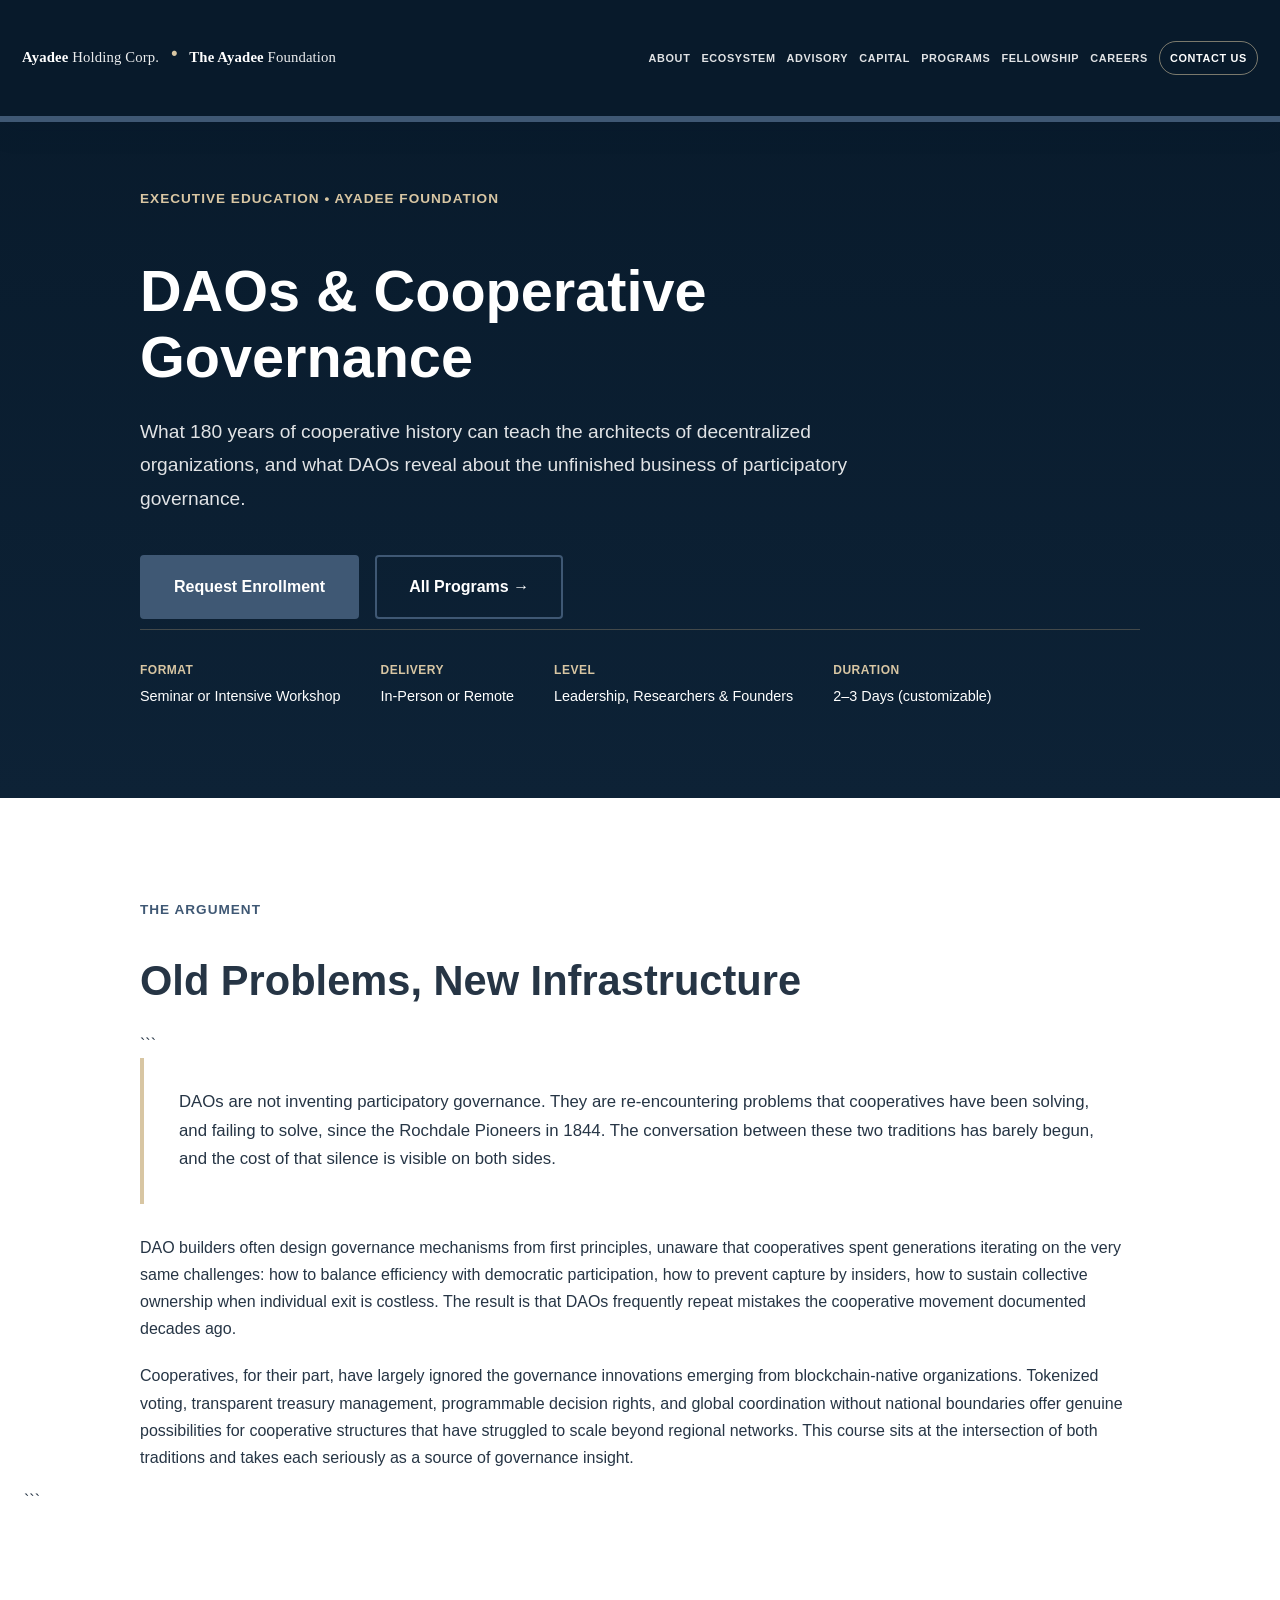
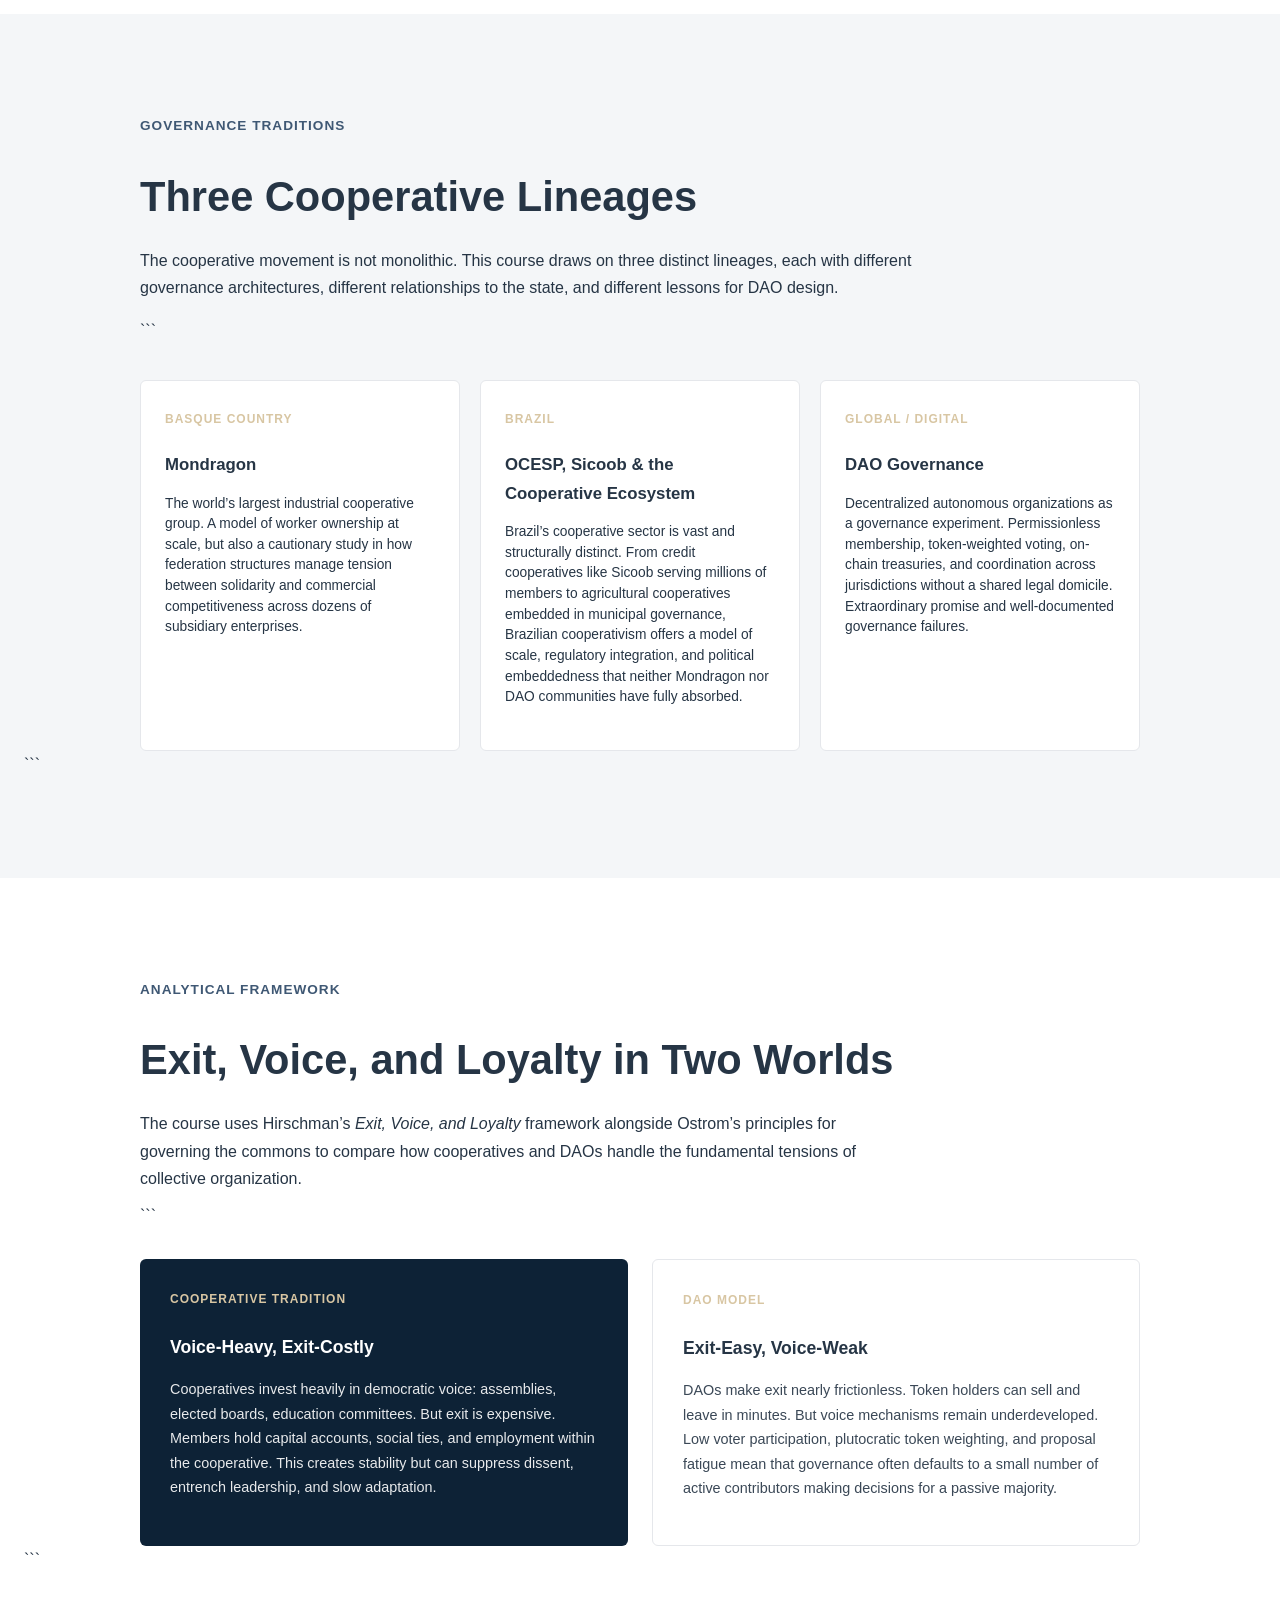
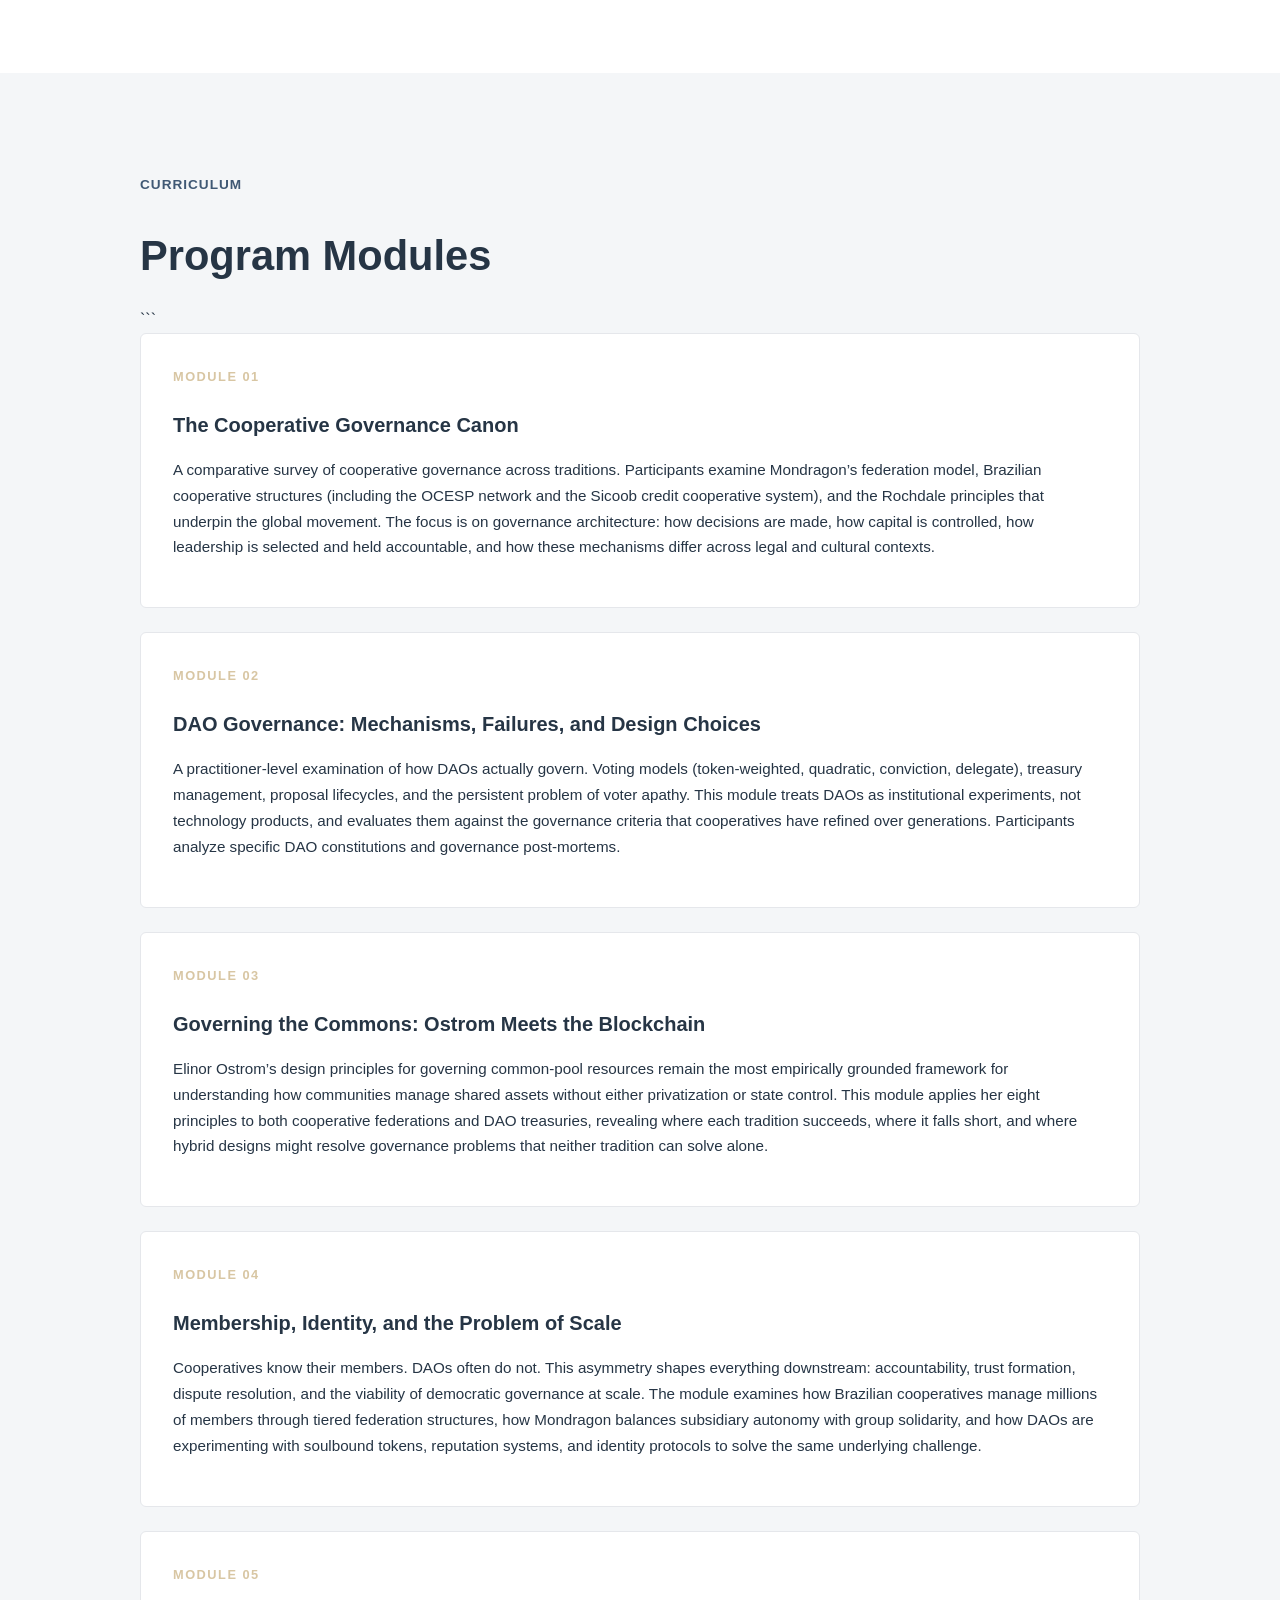
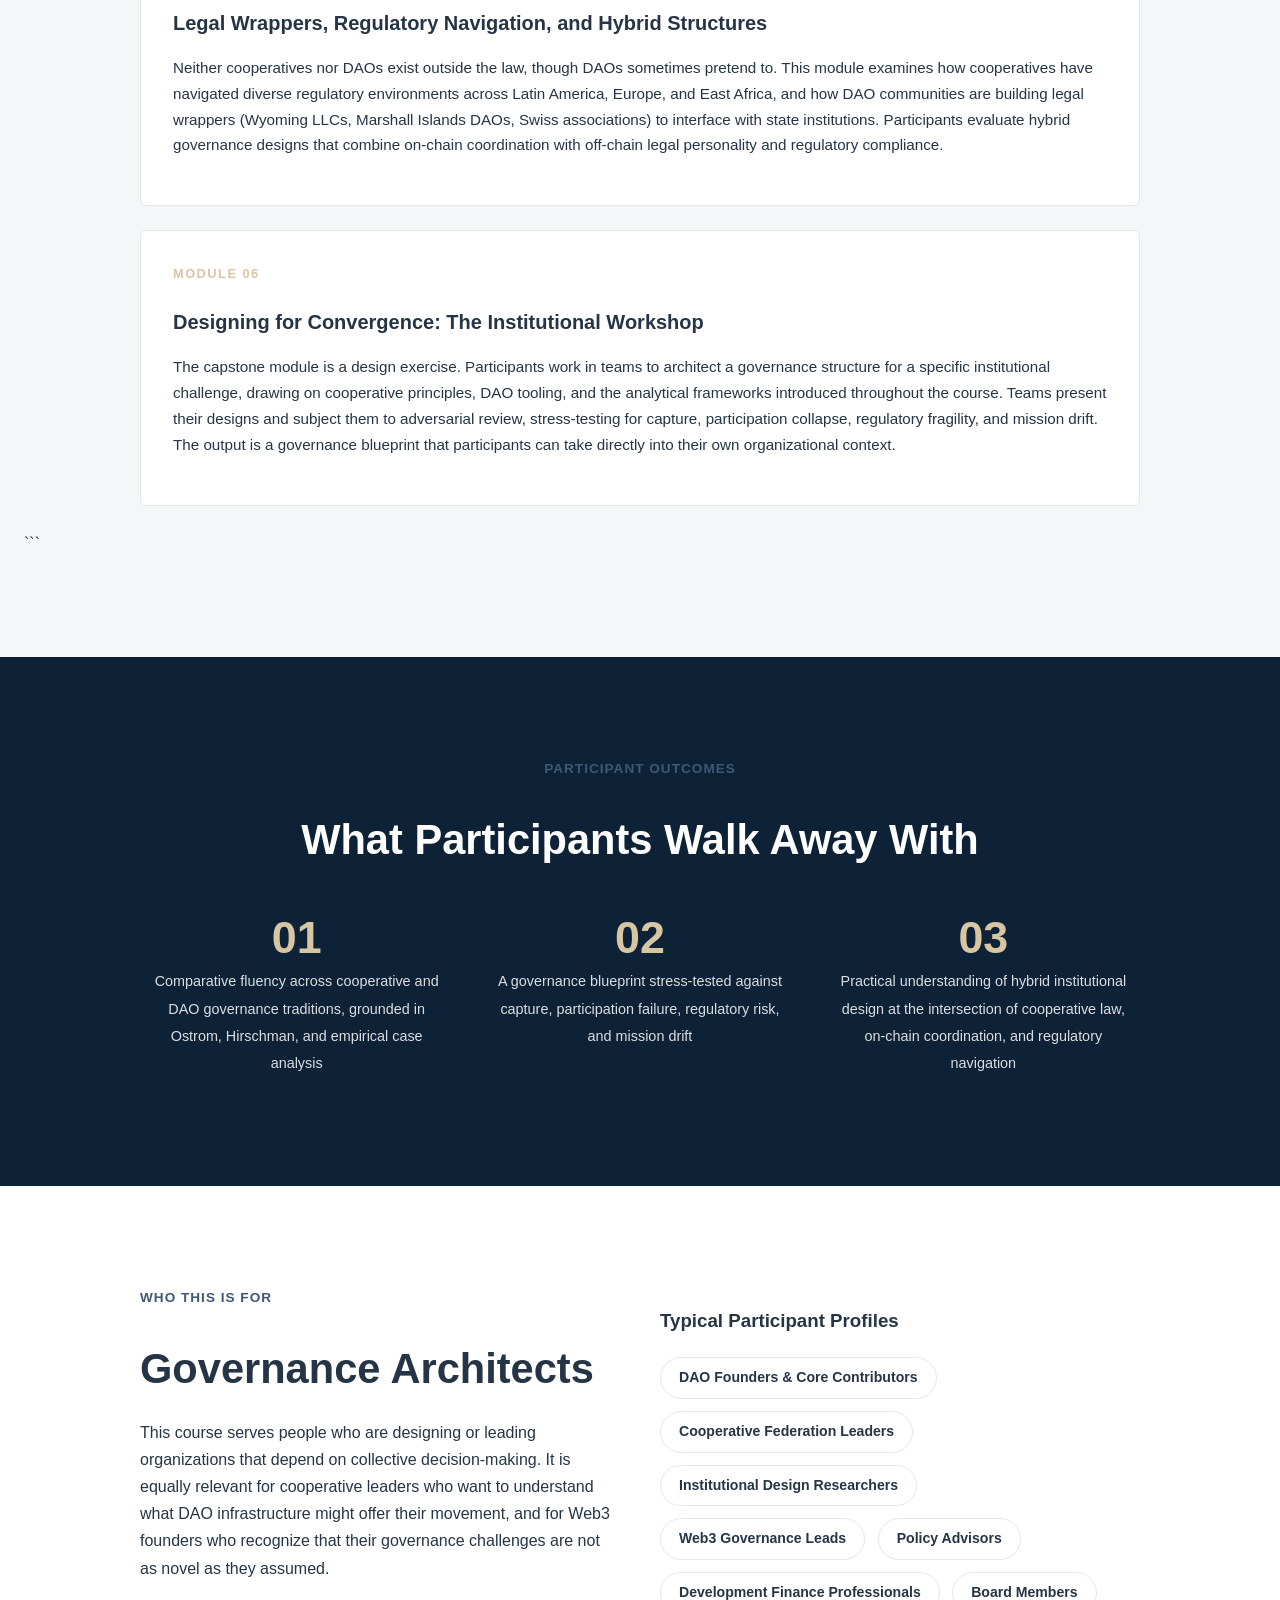
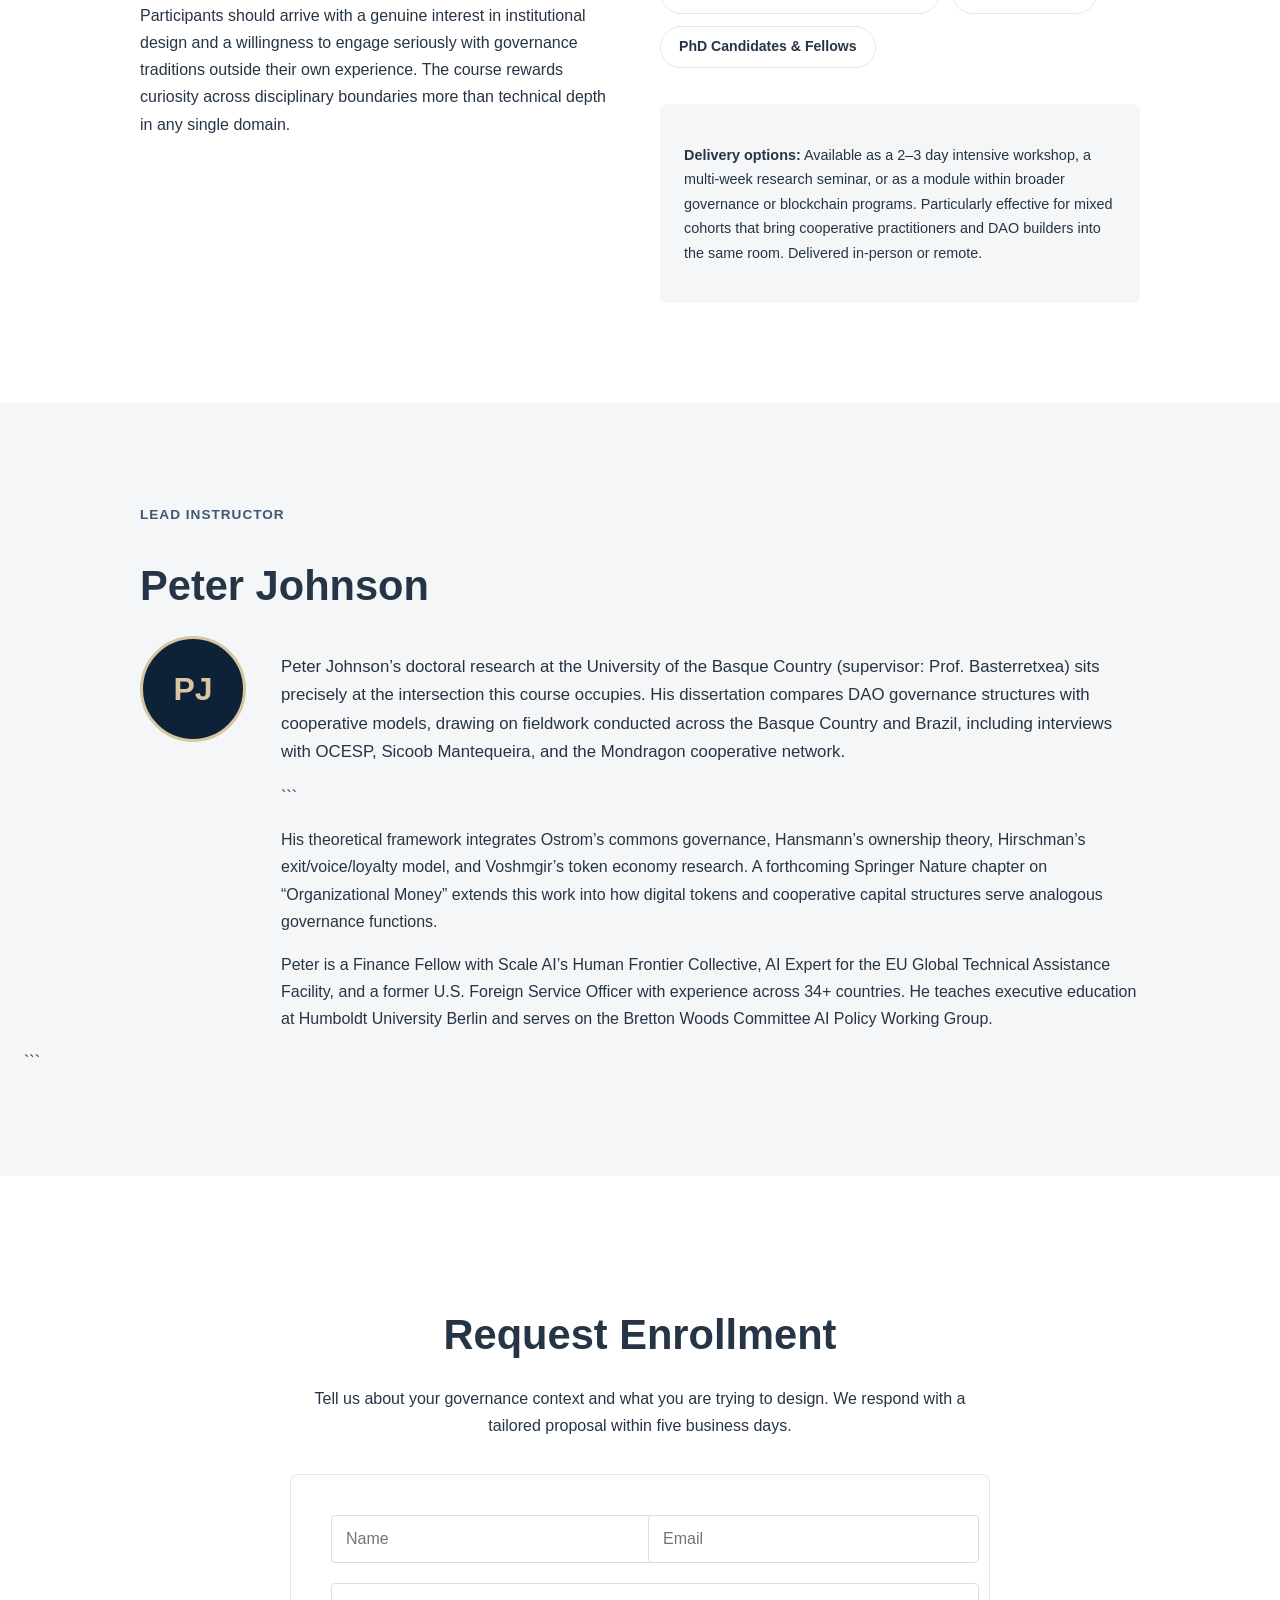
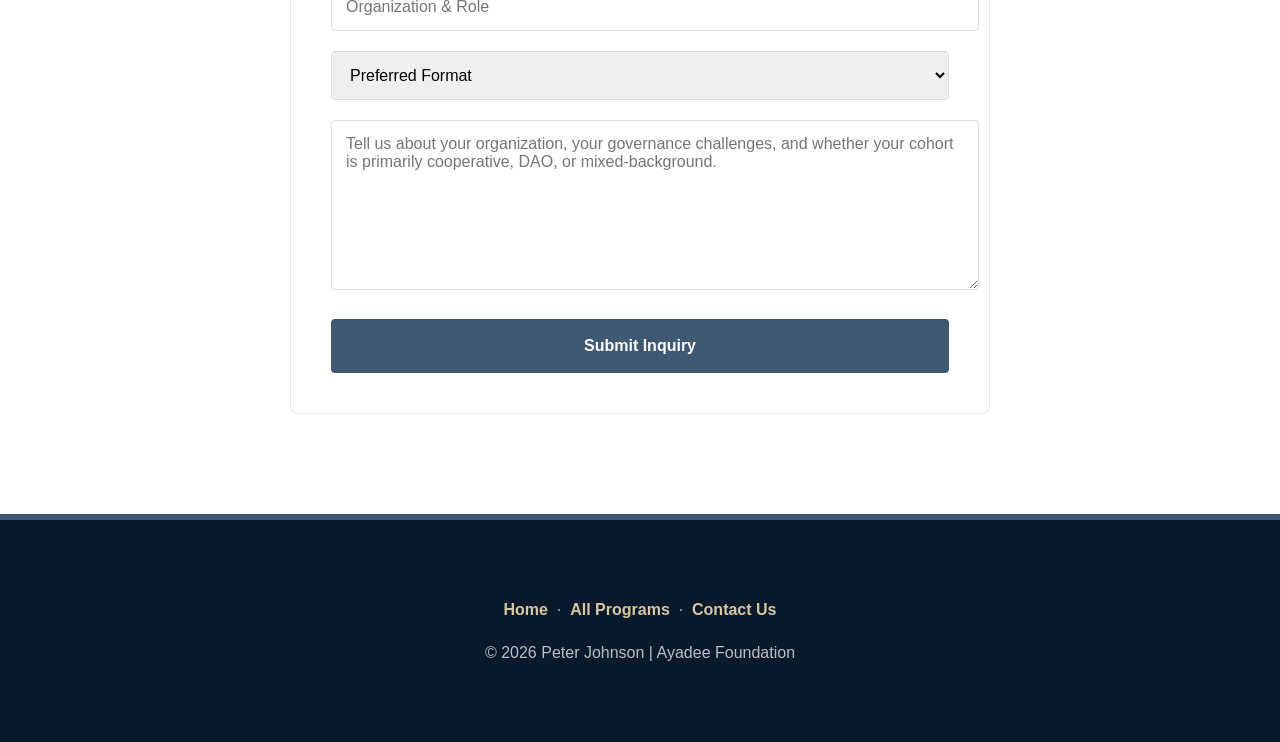
<file: daos.html>
<!DOCTYPE html>

<html lang="en">
<head>
    <meta charset="UTF-8">
    <meta name="viewport" content="width=device-width, initial-scale=1.0">
    <title>DAOs &amp; Cooperative Governance | Ayadee Foundation</title>
    <style>
        :root {
            --gold: #C4A97D;
            --dark: #111827;
            --text: #374151;
            --light: #F8F9FB;
            --white: #FFFFFF;
        }
        .status-bar { height: 4px; background: var(--gold); width: 100%; position: fixed; top: 0; z-index: 9999; }

```
    *, *::before, *::after { box-sizing: border-box; margin: 0; padding: 0; }

    body {
        font-family: -apple-system, BlinkMacSystemFont, "Segoe UI", Roboto, Arial, sans-serif;
        background: var(--light);
        color: var(--dark);
        line-height: 1.7;
        margin: 0;
    }

    strong, b { font-weight: 700; font-size: inherit; }
    a { color: var(--gold); text-decoration: none; transition: 0.3s; }
    a:hover { opacity: 0.8; }

    nav {
        background: white;
        height: 70px;
        display: flex;
        align-items: center;
        justify-content: space-between;
        padding: 0 40px;
        border-bottom: 1px solid #E5E7EB;
        position: fixed; top: 4px; left: 0; right: 0; z-index: 1000;
    }
    .logo a { color: var(--dark); }
    .logo { font-weight: 800; font-size: 1.1rem; color: var(--dark); display: flex; align-items: center; }
    .logo-icon { width: 20px; height: 20px; border: 2px solid var(--gold); border-radius: 50%; margin-right: 12px; position: relative; }
    .logo-icon::after { content: ''; position: absolute; top: 4px; left: 9px; width: 2px; height: 8px; background: var(--gold); transform: rotate(45deg); }

    .nav-links { display: flex; gap: 20px; }
    .nav-links a { font-size: 0.9rem; font-weight: 600; color: var(--text); }

    .menu-toggle { display: none; cursor: pointer; flex-direction: column; gap: 5px; }
    .menu-toggle div { width: 25px; height: 2px; background: var(--dark); }

    .nav-links.open {
        display: flex;
        flex-direction: column;
        position: absolute;
        top: 70px;
        left: 0;
        right: 0;
        background: white;
        padding: 20px 40px;
        border-bottom: 1px solid #E5E7EB;
        box-shadow: 0 4px 12px rgba(0,0,0,0.08);
    }

    section { padding: 100px 24px; scroll-margin-top: 80px; }
    .section-white { background: white; }
    .container { max-width: 1000px; margin: 0 auto; }

    .s-subtitle { color: var(--gold); font-weight: 700; text-transform: uppercase; letter-spacing: 1px; font-size: 0.85rem; margin-bottom: 10px; display: block; }
    .s-title { font-size: clamp(1.8rem, 5vw, 2.6rem); margin-bottom: 25px; line-height: 1.2; font-weight: 800; }

    .btn { padding: 16px 32px; background: var(--gold); color: white !important; font-weight: 700; border-radius: 4px; display: inline-block; border: none; font-size: 1rem; cursor: pointer; }
    .btn-outline { background: transparent; border: 2px solid var(--gold); color: var(--dark) !important; }

    .grid-2 { display: grid; grid-template-columns: 1fr 1fr; gap: 40px; }
    .grid-3 { display: grid; grid-template-columns: 1fr 1fr 1fr; gap: 30px; }
    .card { background: white; padding: 30px; margin-bottom: 20px; border-radius: 6px; border: 1px solid #E5E7EB; }
    .card h3 { margin-bottom: 12px; font-size: 1.3rem; }

    ul { list-style: none; }
    li { position: relative; padding-left: 25px; margin-bottom: 12px; }
    li::before { content: "\2022"; color: var(--gold); position: absolute; left: 0; font-weight: 900; }

    /* COURSE HERO */
    .course-hero {
        padding: 160px 24px 90px;
        background: var(--dark);
        color: white;
    }
    .course-hero .s-subtitle { margin-bottom: 16px; }
    .course-hero h1 {
        font-size: clamp(2.2rem, 5.5vw, 3.6rem);
        margin-bottom: 24px;
        font-weight: 800;
        max-width: 850px;
        line-height: 1.15;
    }
    .course-hero .hero-lead {
        font-size: 1.2rem;
        opacity: 0.88;
        max-width: 720px;
        margin-bottom: 40px;
        line-height: 1.75;
    }
    .hero-meta {
        display: flex;
        gap: 40px;
        flex-wrap: wrap;
        margin-top: 10px;
        padding-top: 30px;
        border-top: 1px solid rgba(196,169,125,0.3);
    }
    .hero-meta-item { font-size: 0.9rem; }
    .hero-meta-item span { display: block; color: var(--gold); font-weight: 700; text-transform: uppercase; letter-spacing: 0.5px; font-size: 0.75rem; margin-bottom: 4px; }

    .premise-block {
        background: white;
        border-left: 4px solid var(--gold);
        padding: 30px 35px;
        border-radius: 0 6px 6px 0;
        margin-bottom: 30px;
        font-size: 1.05rem;
    }

    /* MODULE CARD */
    .module-card {
        background: white;
        border: 1px solid #E5E7EB;
        border-radius: 6px;
        padding: 32px;
        margin-bottom: 24px;
    }
    .module-card .module-num {
        color: var(--gold);
        font-weight: 800;
        font-size: 0.8rem;
        text-transform: uppercase;
        letter-spacing: 1.5px;
        margin-bottom: 10px;
        display: block;
    }
    .module-card h3 { font-size: 1.25rem; margin-bottom: 10px; }
    .module-card p { color: var(--text); font-size: 0.95rem; }

    /* TRADITIONS COMPARATIVE */
    .tradition-grid { display: grid; grid-template-columns: 1fr 1fr 1fr; gap: 20px; margin-top: 35px; }
    .tradition-item {
        padding: 28px 24px;
        border-radius: 6px;
        background: white;
        border: 1px solid #E5E7EB;
    }
    .tradition-item .trad-region {
        color: var(--gold);
        font-weight: 700;
        text-transform: uppercase;
        letter-spacing: 1px;
        font-size: 0.75rem;
        display: block;
        margin-bottom: 8px;
    }
    .tradition-item h4 { font-size: 1.05rem; margin-bottom: 8px; }
    .tradition-item p { font-size: 0.86rem; color: var(--text); line-height: 1.5; }

    /* LENS PAIR */
    .lens-grid { display: grid; grid-template-columns: 1fr 1fr; gap: 24px; margin-top: 30px; }
    .lens-card {
        padding: 30px;
        border-radius: 6px;
    }
    .lens-coop {
        background: var(--dark);
        color: white;
    }
    .lens-dao {
        background: white;
        border: 1px solid #E5E7EB;
    }
    .lens-card .lens-label {
        font-weight: 700;
        text-transform: uppercase;
        letter-spacing: 1px;
        font-size: 0.75rem;
        display: block;
        margin-bottom: 10px;
        color: var(--gold);
    }
    .lens-card h4 { margin-bottom: 10px; font-size: 1.1rem; }
    .lens-card p { font-size: 0.9rem; opacity: 0.9; }

    /* OUTCOMES */
    .outcome-strip { background: var(--dark); color: white; }
    .outcome-item { text-align: center; padding: 10px; }
    .outcome-num { font-size: 2.8rem; font-weight: 800; color: var(--gold); display: block; line-height: 1; margin-bottom: 8px; }
    .outcome-label { font-size: 0.9rem; opacity: 0.85; }

    .audience-tag {
        display: inline-block;
        padding: 8px 18px;
        border: 1px solid #E5E7EB;
        border-radius: 100px;
        font-size: 0.88rem;
        font-weight: 600;
        margin: 0 8px 12px 0;
        color: var(--text);
    }

    .instructor-block {
        display: grid;
        grid-template-columns: auto 1fr;
        gap: 35px;
        align-items: start;
    }
    .instructor-avatar {
        width: 100px;
        height: 100px;
        border-radius: 50%;
        background: var(--dark);
        border: 3px solid var(--gold);
        display: flex;
        align-items: center;
        justify-content: center;
        font-size: 2rem;
        font-weight: 800;
        color: var(--gold);
    }

    form { background: white; padding: 40px; border-radius: 8px; border: 1px solid #E5E7EB; }
    form input, form select, form textarea { width: 100%; padding: 14px; margin-bottom: 20px; border: 1px solid #DDD; border-radius: 4px; font-size: 1rem; font-family: inherit; }

    footer { text-align: center; padding: 60px 24px; border-top: 1px solid #EEE; color: #888; background: white; }

    @media (max-width: 950px) {
        .nav-links { display: none; }
        .menu-toggle { display: flex; }
        .grid-2, .grid-3, .tradition-grid, .lens-grid { grid-template-columns: 1fr; }
        section { padding: 70px 24px; }
        .course-hero { padding: 130px 24px 70px; }
        .hero-meta { gap: 24px; }
        .instructor-block { grid-template-columns: 1fr; justify-items: center; text-align: center; }
    }
</style>
    <link rel="stylesheet" href="ayadee-theme.css">
```

</head>
<body>

<div class="status-bar"></div>

<nav>
    <a href="index.html" class="logo logo-lockup" aria-label="Ayadee home">
        <span class="brand-block">
            <span class="brand-name">Ayadee <span class="brand-light">Holding Corp.</span></span>
            <span class="brand-tagline">Strategic Foresight &amp; Advisory</span>
        </span>
        <span class="brand-dot">•</span>
        <span class="brand-block">
            <span class="brand-name">The Ayadee <span class="brand-light">Foundation</span></span>
            <span class="brand-tagline">Social Impact &amp; Innovation</span>
        </span>
    </a>
    <div class="nav-links" id="navLinks">
        <a href="index.html#about">About</a>
        <a href="index.html#ecosystem">Ecosystem</a>
        <a href="advisory.html">Advisory</a>
        <a href="index.html#capital">Capital</a>
        <a href="index.html#programs">Programs</a>
        <a href="index.html#fellowship">Fellowship</a>
        <a href="https://docs.google.com/forms/d/e/1FAIpQLScVpWTYlz7NXH7ZdPSbbloARNsqaIrz2ZVZwMp-wyH97xI48A/viewform" target="_blank" rel="noopener noreferrer">Careers</a>
        <a href="index.html#contact">Contact Us</a>
    </div>
    <div class="menu-toggle" id="menuToggle">
        <div></div>
        <div></div>
        <div></div>
    </div>
</nav>

<!-- HERO -->

<section class="course-hero">
    <div class="container">
        <span class="s-subtitle">Executive Education &bull; Ayadee Foundation</span>
        <h1>DAOs &amp; Cooperative Governance</h1>
        <p class="hero-lead">What 180 years of cooperative history can teach the architects of decentralized organizations, and what DAOs reveal about the unfinished business of participatory governance.</p>
        <div style="display:flex; gap:16px; flex-wrap:wrap;">
            <a href="#enroll" class="btn">Request Enrollment</a>
            <a href="index.html#programs" class="btn btn-outline" style="color:white !important; border-color: rgba(196,169,125,0.6);">All Programs &rarr;</a>
        </div>
        <div class="hero-meta">
            <div class="hero-meta-item"><span>Format</span>Seminar or Intensive Workshop</div>
            <div class="hero-meta-item"><span>Delivery</span>In-Person or Remote</div>
            <div class="hero-meta-item"><span>Level</span>Leadership, Researchers &amp; Founders</div>
            <div class="hero-meta-item"><span>Duration</span>2&ndash;3 Days (customizable)</div>
        </div>
    </div>
</section>

<!-- THE PREMISE -->

<section class="section-white">
    <div class="container">
        <span class="s-subtitle">The Argument</span>
        <h2 class="s-title">Old Problems, New Infrastructure</h2>

```
    <div class="premise-block">
        DAOs are not inventing participatory governance. They are re-encountering problems that cooperatives have been solving, and failing to solve, since the Rochdale Pioneers in 1844. The conversation between these two traditions has barely begun, and the cost of that silence is visible on both sides.
    </div>

    <p style="margin-bottom:20px;">DAO builders often design governance mechanisms from first principles, unaware that cooperatives spent generations iterating on the very same challenges: how to balance efficiency with democratic participation, how to prevent capture by insiders, how to sustain collective ownership when individual exit is costless. The result is that DAOs frequently repeat mistakes the cooperative movement documented decades ago.</p>

    <p>Cooperatives, for their part, have largely ignored the governance innovations emerging from blockchain-native organizations. Tokenized voting, transparent treasury management, programmable decision rights, and global coordination without national boundaries offer genuine possibilities for cooperative structures that have struggled to scale beyond regional networks. This course sits at the intersection of both traditions and takes each seriously as a source of governance insight.</p>
</div>
```

</section>

<!-- COMPARATIVE TRADITIONS -->

<section>
    <div class="container">
        <span class="s-subtitle">Governance Traditions</span>
        <h2 class="s-title">Three Cooperative Lineages</h2>
        <p style="max-width:780px;">The cooperative movement is not monolithic. This course draws on three distinct lineages, each with different governance architectures, different relationships to the state, and different lessons for DAO design.</p>

```
    <div class="tradition-grid">
        <div class="tradition-item">
            <span class="trad-region">Basque Country</span>
            <h4>Mondragon</h4>
            <p>The world&rsquo;s largest industrial cooperative group. A model of worker ownership at scale, but also a cautionary study in how federation structures manage tension between solidarity and commercial competitiveness across dozens of subsidiary enterprises.</p>
        </div>
        <div class="tradition-item">
            <span class="trad-region">Brazil</span>
            <h4>OCESP, Sicoob &amp; the Cooperative Ecosystem</h4>
            <p>Brazil&rsquo;s cooperative sector is vast and structurally distinct. From credit cooperatives like Sicoob serving millions of members to agricultural cooperatives embedded in municipal governance, Brazilian cooperativism offers a model of scale, regulatory integration, and political embeddedness that neither Mondragon nor DAO communities have fully absorbed.</p>
        </div>
        <div class="tradition-item">
            <span class="trad-region">Global / Digital</span>
            <h4>DAO Governance</h4>
            <p>Decentralized autonomous organizations as a governance experiment. Permissionless membership, token-weighted voting, on-chain treasuries, and coordination across jurisdictions without a shared legal domicile. Extraordinary promise and well-documented governance failures.</p>
        </div>
    </div>
</div>
```

</section>

<!-- THE COMPARATIVE LENS -->

<section class="section-white">
    <div class="container">
        <span class="s-subtitle">Analytical Framework</span>
        <h2 class="s-title">Exit, Voice, and Loyalty in Two Worlds</h2>
        <p style="max-width:750px; margin-bottom:10px;">The course uses Hirschman&rsquo;s <em>Exit, Voice, and Loyalty</em> framework alongside Ostrom&rsquo;s principles for governing the commons to compare how cooperatives and DAOs handle the fundamental tensions of collective organization.</p>

```
    <div class="lens-grid">
        <div class="lens-card lens-coop">
            <span class="lens-label">Cooperative Tradition</span>
            <h4>Voice-Heavy, Exit-Costly</h4>
            <p>Cooperatives invest heavily in democratic voice: assemblies, elected boards, education committees. But exit is expensive. Members hold capital accounts, social ties, and employment within the cooperative. This creates stability but can suppress dissent, entrench leadership, and slow adaptation.</p>
        </div>
        <div class="lens-card lens-dao">
            <span class="lens-label">DAO Model</span>
            <h4>Exit-Easy, Voice-Weak</h4>
            <p>DAOs make exit nearly frictionless. Token holders can sell and leave in minutes. But voice mechanisms remain underdeveloped. Low voter participation, plutocratic token weighting, and proposal fatigue mean that governance often defaults to a small number of active contributors making decisions for a passive majority.</p>
        </div>
    </div>
</div>
```

</section>

<!-- PROGRAM MODULES -->

<section id="modules">
    <div class="container">
        <span class="s-subtitle">Curriculum</span>
        <h2 class="s-title">Program Modules</h2>

```
    <div class="module-card">
        <span class="module-num">Module 01</span>
        <h3>The Cooperative Governance Canon</h3>
        <p>A comparative survey of cooperative governance across traditions. Participants examine Mondragon&rsquo;s federation model, Brazilian cooperative structures (including the OCESP network and the Sicoob credit cooperative system), and the Rochdale principles that underpin the global movement. The focus is on governance architecture: how decisions are made, how capital is controlled, how leadership is selected and held accountable, and how these mechanisms differ across legal and cultural contexts.</p>
    </div>

    <div class="module-card">
        <span class="module-num">Module 02</span>
        <h3>DAO Governance: Mechanisms, Failures, and Design Choices</h3>
        <p>A practitioner-level examination of how DAOs actually govern. Voting models (token-weighted, quadratic, conviction, delegate), treasury management, proposal lifecycles, and the persistent problem of voter apathy. This module treats DAOs as institutional experiments, not technology products, and evaluates them against the governance criteria that cooperatives have refined over generations. Participants analyze specific DAO constitutions and governance post-mortems.</p>
    </div>

    <div class="module-card">
        <span class="module-num">Module 03</span>
        <h3>Governing the Commons: Ostrom Meets the Blockchain</h3>
        <p>Elinor Ostrom&rsquo;s design principles for governing common-pool resources remain the most empirically grounded framework for understanding how communities manage shared assets without either privatization or state control. This module applies her eight principles to both cooperative federations and DAO treasuries, revealing where each tradition succeeds, where it falls short, and where hybrid designs might resolve governance problems that neither tradition can solve alone.</p>
    </div>

    <div class="module-card">
        <span class="module-num">Module 04</span>
        <h3>Membership, Identity, and the Problem of Scale</h3>
        <p>Cooperatives know their members. DAOs often do not. This asymmetry shapes everything downstream: accountability, trust formation, dispute resolution, and the viability of democratic governance at scale. The module examines how Brazilian cooperatives manage millions of members through tiered federation structures, how Mondragon balances subsidiary autonomy with group solidarity, and how DAOs are experimenting with soulbound tokens, reputation systems, and identity protocols to solve the same underlying challenge.</p>
    </div>

    <div class="module-card">
        <span class="module-num">Module 05</span>
        <h3>Legal Wrappers, Regulatory Navigation, and Hybrid Structures</h3>
        <p>Neither cooperatives nor DAOs exist outside the law, though DAOs sometimes pretend to. This module examines how cooperatives have navigated diverse regulatory environments across Latin America, Europe, and East Africa, and how DAO communities are building legal wrappers (Wyoming LLCs, Marshall Islands DAOs, Swiss associations) to interface with state institutions. Participants evaluate hybrid governance designs that combine on-chain coordination with off-chain legal personality and regulatory compliance.</p>
    </div>

    <div class="module-card">
        <span class="module-num">Module 06</span>
        <h3>Designing for Convergence: The Institutional Workshop</h3>
        <p>The capstone module is a design exercise. Participants work in teams to architect a governance structure for a specific institutional challenge, drawing on cooperative principles, DAO tooling, and the analytical frameworks introduced throughout the course. Teams present their designs and subject them to adversarial review, stress-testing for capture, participation collapse, regulatory fragility, and mission drift. The output is a governance blueprint that participants can take directly into their own organizational context.</p>
    </div>
</div>
```

</section>

<!-- OUTCOMES -->

<section class="outcome-strip">
    <div class="container">
        <span class="s-subtitle" style="text-align:center; display:block;">Participant Outcomes</span>
        <h2 class="s-title" style="color:white; text-align:center;">What Participants Walk Away With</h2>
        <div class="grid-3" style="margin-top:40px;">
            <div class="outcome-item">
                <span class="outcome-num">01</span>
                <span class="outcome-label">Comparative fluency across cooperative and DAO governance traditions, grounded in Ostrom, Hirschman, and empirical case analysis</span>
            </div>
            <div class="outcome-item">
                <span class="outcome-num">02</span>
                <span class="outcome-label">A governance blueprint stress-tested against capture, participation failure, regulatory risk, and mission drift</span>
            </div>
            <div class="outcome-item">
                <span class="outcome-num">03</span>
                <span class="outcome-label">Practical understanding of hybrid institutional design at the intersection of cooperative law, on-chain coordination, and regulatory navigation</span>
            </div>
        </div>
    </div>
</section>

<!-- AUDIENCE -->

<section class="section-white">
    <div class="container">
        <div class="grid-2">
            <div>
                <span class="s-subtitle">Who This Is For</span>
                <h2 class="s-title">Governance Architects</h2>
                <p style="margin-bottom:20px;">This course serves people who are designing or leading organizations that depend on collective decision-making. It is equally relevant for cooperative leaders who want to understand what DAO infrastructure might offer their movement, and for Web3 founders who recognize that their governance challenges are not as novel as they assumed.</p>
                <p>Participants should arrive with a genuine interest in institutional design and a willingness to engage seriously with governance traditions outside their own experience. The course rewards curiosity across disciplinary boundaries more than technical depth in any single domain.</p>
            </div>
            <div>
                <h3 style="margin-bottom:20px;">Typical Participant Profiles</h3>
                <div>
                    <span class="audience-tag">DAO Founders &amp; Core Contributors</span>
                    <span class="audience-tag">Cooperative Federation Leaders</span>
                    <span class="audience-tag">Institutional Design Researchers</span>
                    <span class="audience-tag">Web3 Governance Leads</span>
                    <span class="audience-tag">Policy Advisors</span>
                    <span class="audience-tag">Development Finance Professionals</span>
                    <span class="audience-tag">Board Members</span>
                    <span class="audience-tag">PhD Candidates &amp; Fellows</span>
                </div>
                <div style="background:var(--light); padding:24px; border-radius:6px; margin-top:24px;">
                    <p style="font-size:0.9rem; color:var(--text);"><strong>Delivery options:</strong> Available as a 2&ndash;3 day intensive workshop, a multi-week research seminar, or as a module within broader governance or blockchain programs. Particularly effective for mixed cohorts that bring cooperative practitioners and DAO builders into the same room. Delivered in-person or remote.</p>
                </div>
            </div>
        </div>
    </div>
</section>

<!-- INSTRUCTOR -->

<section>
    <div class="container">
        <span class="s-subtitle">Lead Instructor</span>
        <h2 class="s-title">Peter Johnson</h2>
        <div class="instructor-block">
            <div class="instructor-avatar">PJ</div>
            <div>
                <p style="margin-bottom:16px; font-size:1.05rem;">Peter Johnson&rsquo;s doctoral research at the University of the Basque Country (supervisor: Prof. Basterretxea) sits precisely at the intersection this course occupies. His dissertation compares DAO governance structures with cooperative models, drawing on fieldwork conducted across the Basque Country and Brazil, including interviews with OCESP, Sicoob Mantequeira, and the Mondragon cooperative network.</p>

```
            <p style="margin-bottom:16px;">His theoretical framework integrates Ostrom&rsquo;s commons governance, Hansmann&rsquo;s ownership theory, Hirschman&rsquo;s exit/voice/loyalty model, and Voshmgir&rsquo;s token economy research. A forthcoming Springer Nature chapter on &ldquo;Organizational Money&rdquo; extends this work into how digital tokens and cooperative capital structures serve analogous governance functions.</p>

            <p>Peter is a Finance Fellow with Scale AI&rsquo;s Human Frontier Collective, AI Expert for the EU Global Technical Assistance Facility, and a former U.S. Foreign Service Officer with experience across 34+ countries. He teaches executive education at Humboldt University Berlin and serves on the Bretton Woods Committee AI Policy Working Group.</p>
        </div>
    </div>
</div>
```

</section>

<!-- ENROLLMENT -->

<section id="enroll" class="section-white">
    <div class="container" style="max-width:700px;">
        <h2 class="s-title" style="text-align:center;">Request Enrollment</h2>
        <p style="text-align:center; margin-bottom:35px; color:var(--text);">Tell us about your governance context and what you are trying to design. We respond with a tailored proposal within five business days.</p>
        <form action="https://formspree.io/f/meerbvzp" method="POST">
            <input type="hidden" name="_subject" value="DAOs &amp; Cooperative Governance Course Inquiry">
            <div style="display:grid; grid-template-columns: 1fr 1fr; gap:16px;">
                <input type="text" name="name" placeholder="Name" required>
                <input type="email" name="email" placeholder="Email" required>
            </div>
            <input type="text" name="organization" placeholder="Organization &amp; Role">
            <select name="format" required>
                <option value="">Preferred Format</option>
                <option value="Intensive">2&ndash;3 Day Intensive Workshop</option>
                <option value="Seminar">Multi-Week Research Seminar</option>
                <option value="Custom">Custom Module (integrated into existing program)</option>
                <option value="Keynote">Keynote or Conference Session</option>
            </select>
            <textarea name="message" placeholder="Tell us about your organization, your governance challenges, and whether your cohort is primarily cooperative, DAO, or mixed-background." style="min-height:140px;"></textarea>
            <button type="submit" class="btn" style="width:100%;">Submit Inquiry</button>
        </form>
    </div>
</section>

<footer>
    <p style="margin-bottom:8px;"><a href="index.html" style="color:#888; font-weight:600;">Home</a> &nbsp;&middot;&nbsp; <a href="index.html#programs" style="color:#888; font-weight:600;">All Programs</a> &nbsp;&middot;&nbsp; <a href="index.html#contact" style="color:#888; font-weight:600;">Contact Us</a></p>
    <p>&copy; 2026 Peter Johnson | Ayadee Foundation</p>
</footer>

<script>
    document.getElementById('menuToggle').addEventListener('click', function() {
        document.getElementById('navLinks').classList.toggle('open');
    });
</script>

</body>
</html>
</file>
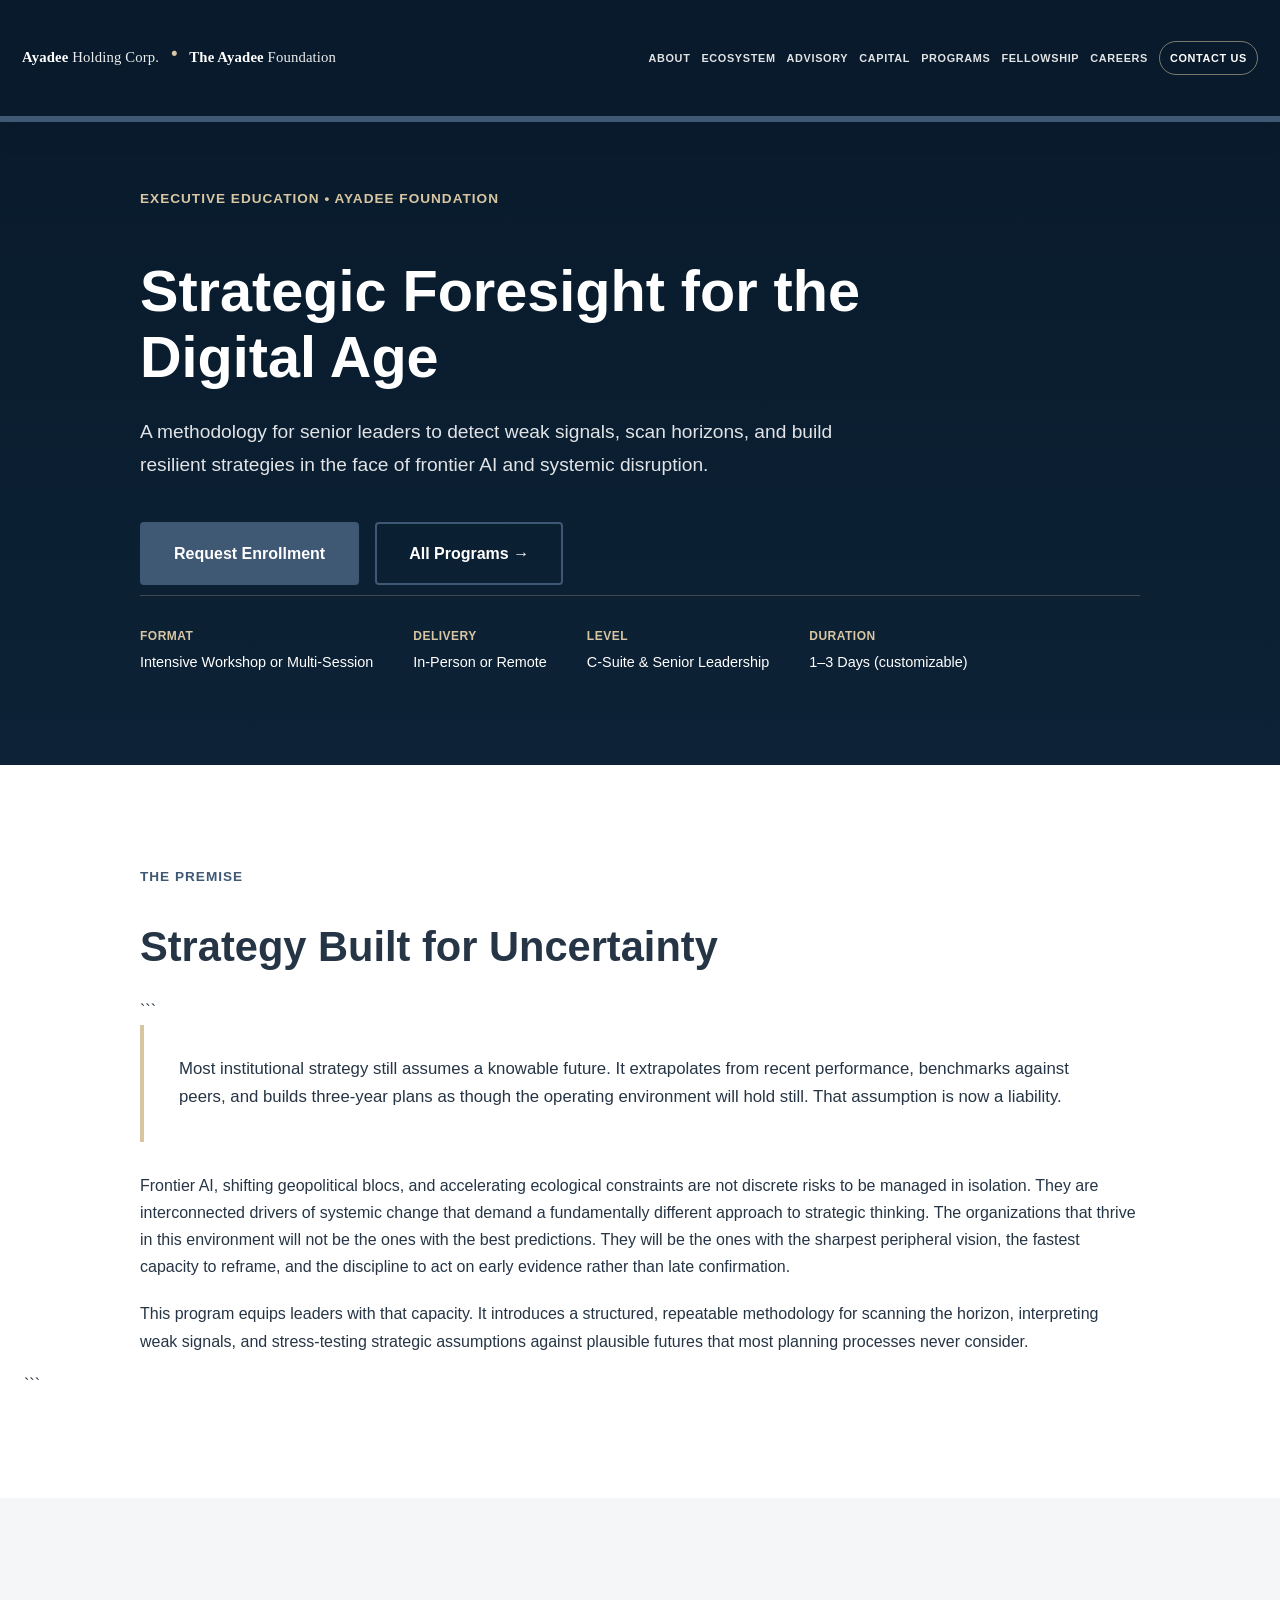
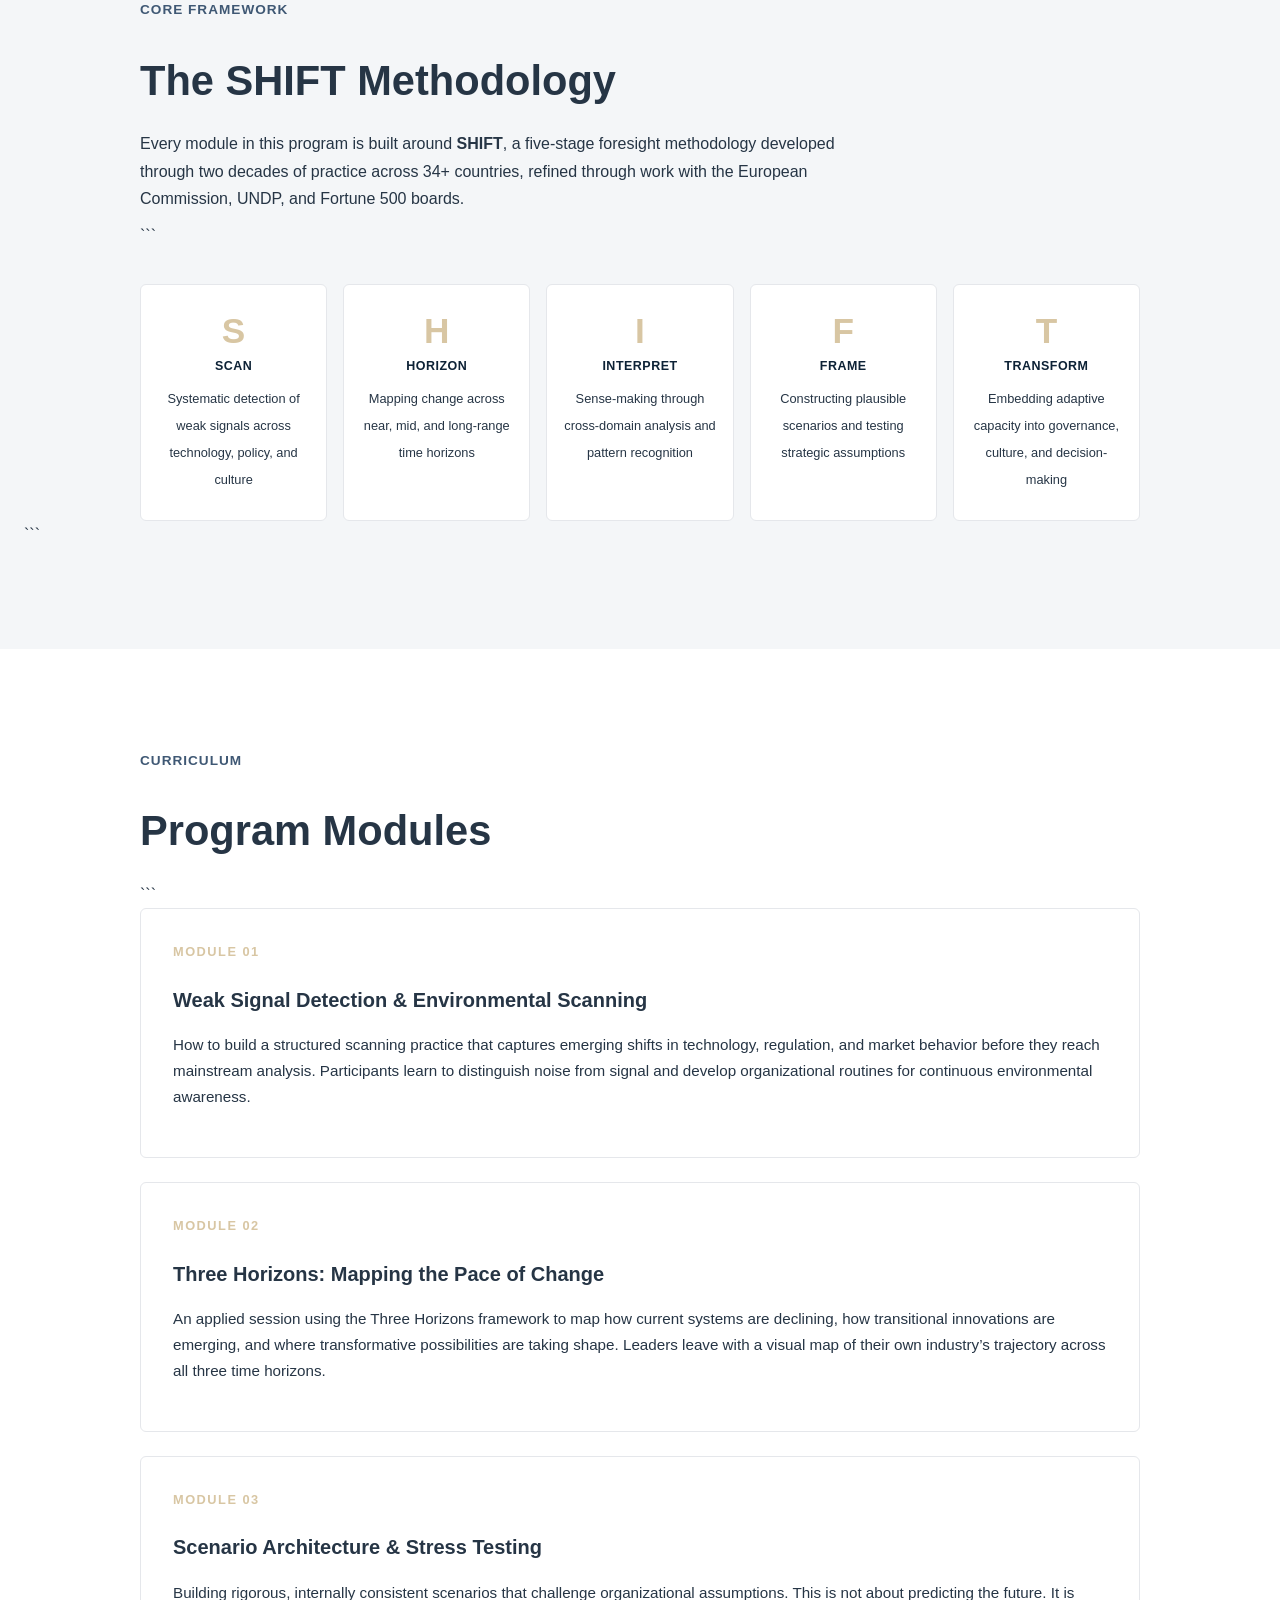
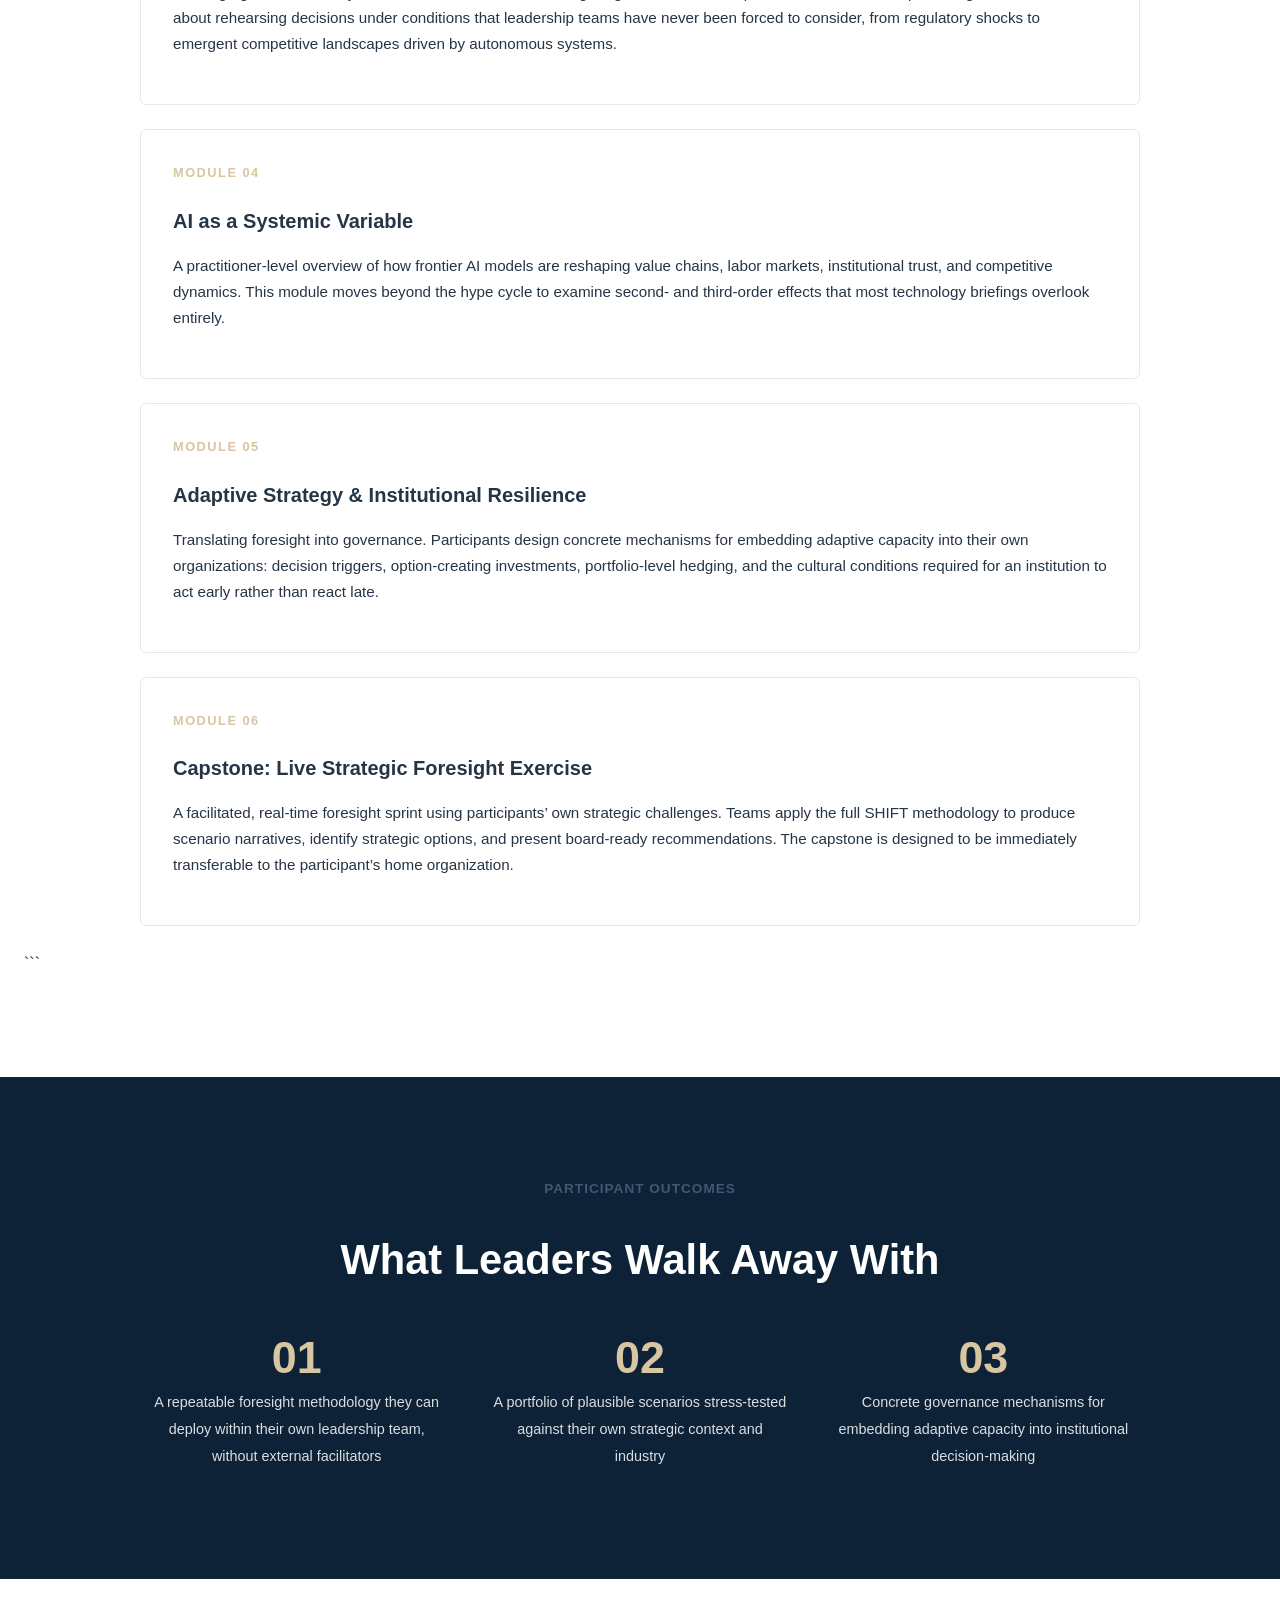
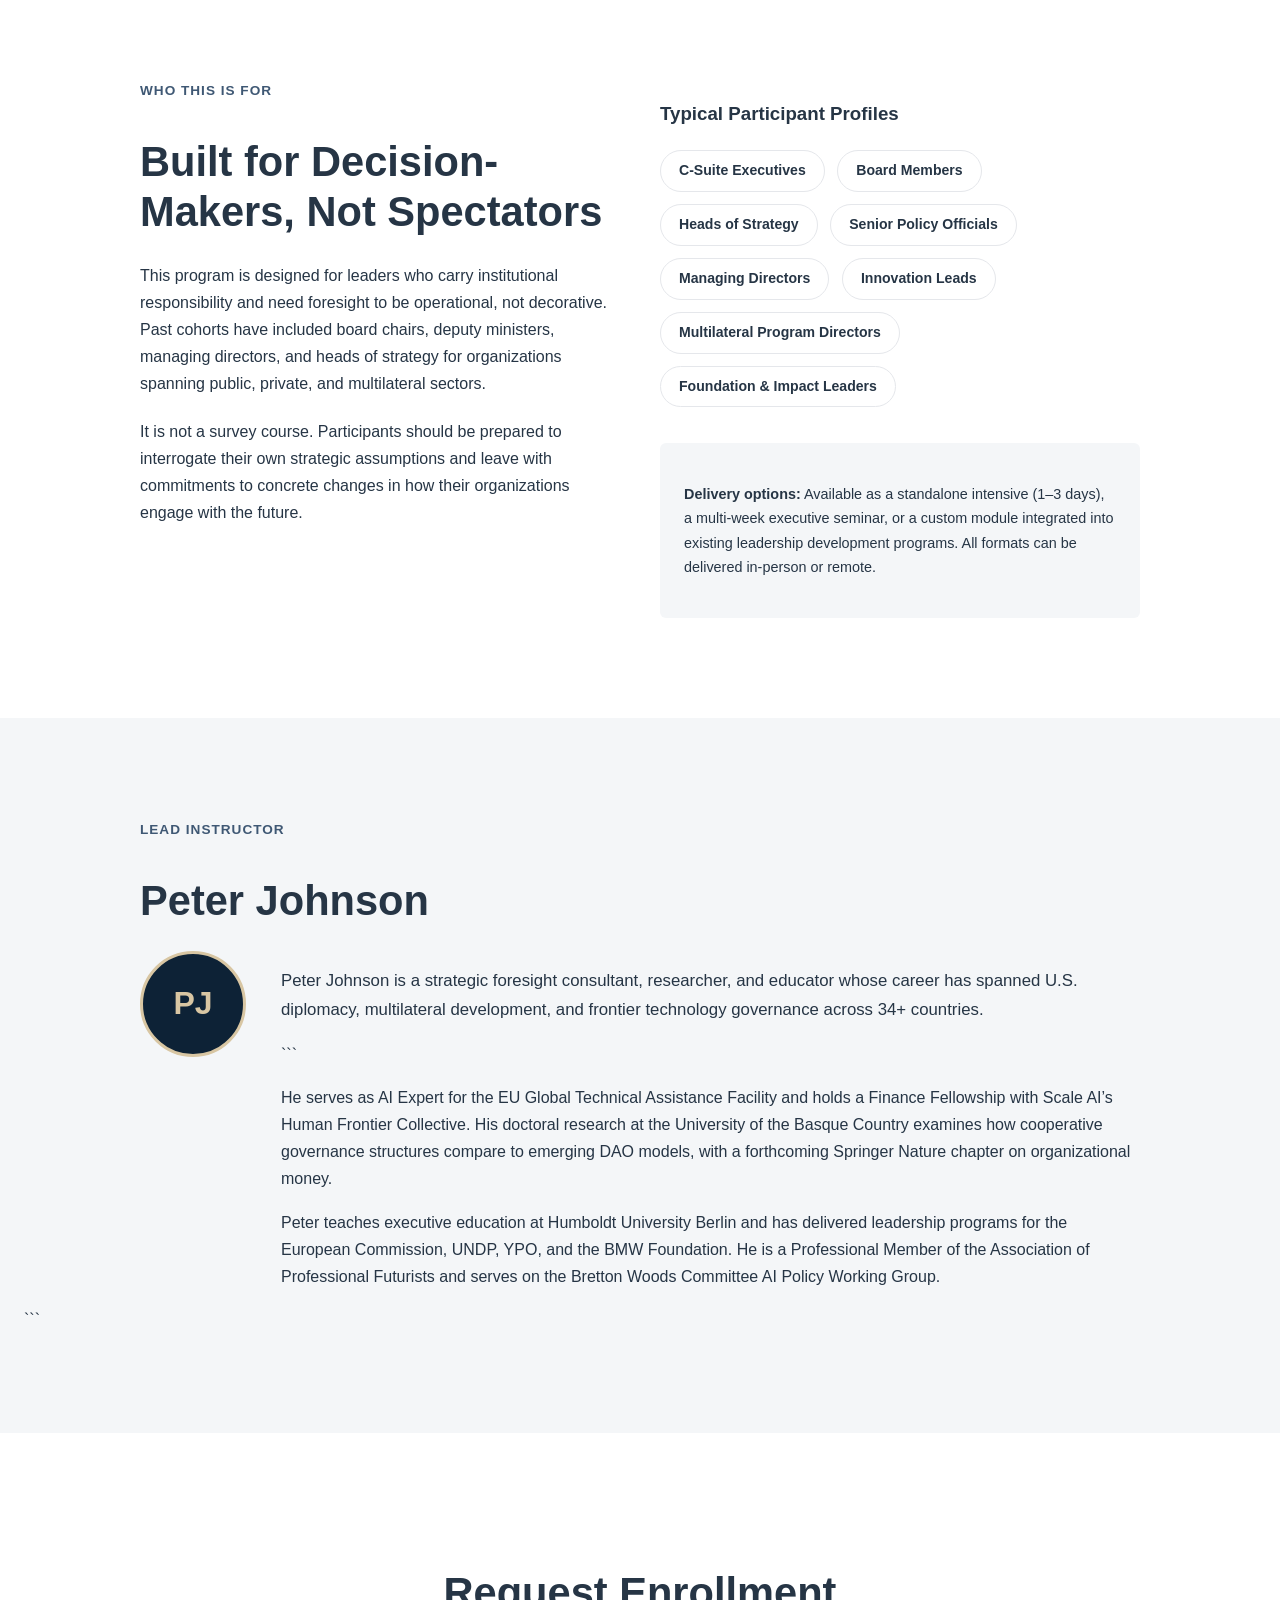
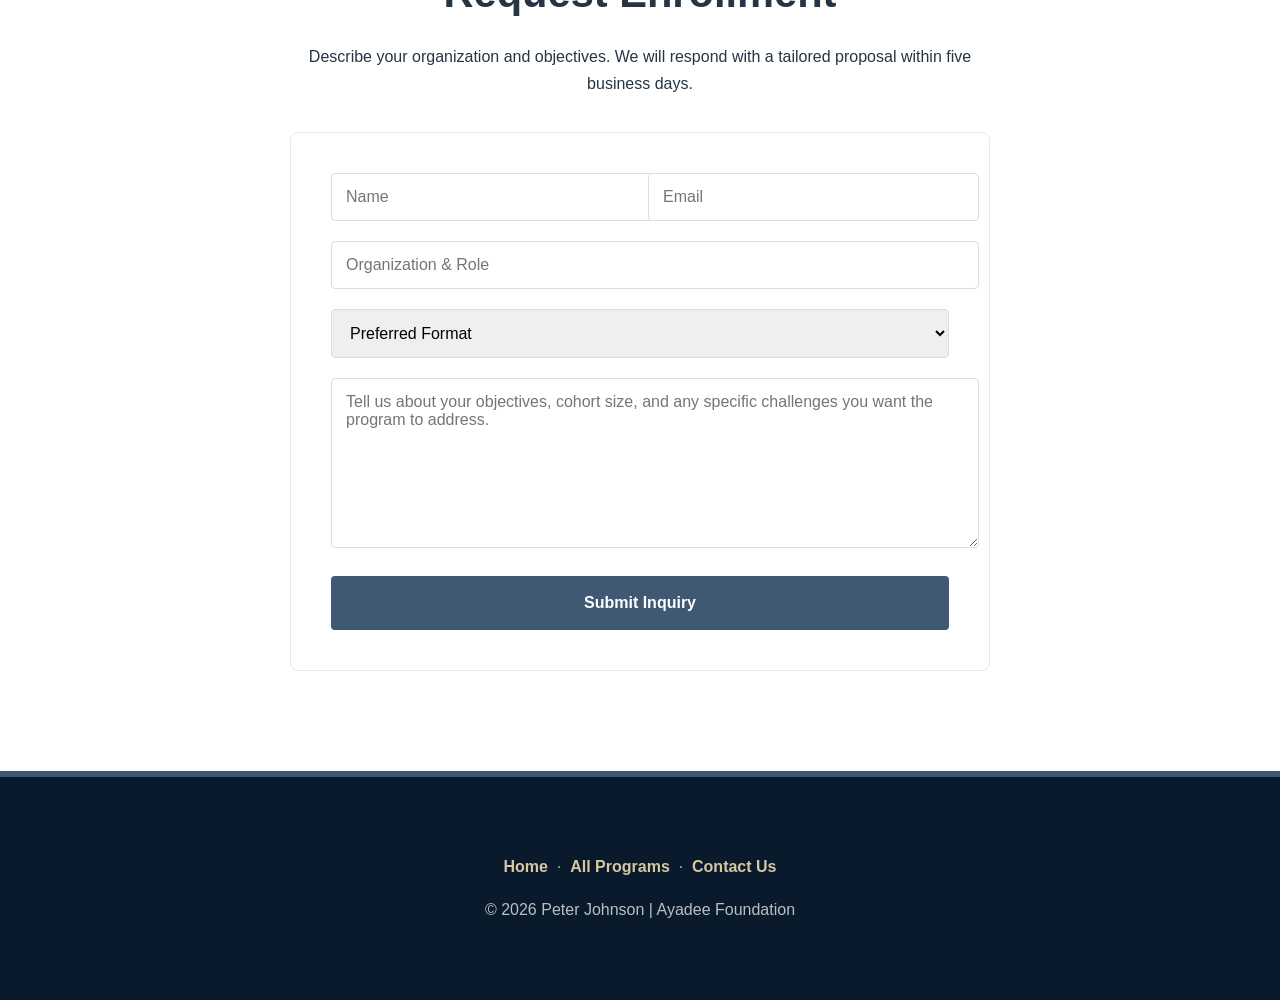
<file: foresight.html>
<!DOCTYPE html>

<html lang="en">
<head>
    <meta charset="UTF-8">
    <meta name="viewport" content="width=device-width, initial-scale=1.0">
    <title>Strategic Foresight for the Digital Age | Ayadee Foundation</title>
    <style>
        :root {
            --gold: #C4A97D;
            --dark: #111827;
            --text: #374151;
            --light: #F8F9FB;
            --white: #FFFFFF;
        }
        .status-bar { height: 4px; background: var(--gold); width: 100%; position: fixed; top: 0; z-index: 9999; }

```
    *, *::before, *::after { box-sizing: border-box; margin: 0; padding: 0; }

    body {
        font-family: -apple-system, BlinkMacSystemFont, "Segoe UI", Roboto, Arial, sans-serif;
        background: var(--light);
        color: var(--dark);
        line-height: 1.7;
        margin: 0;
    }

    strong, b { font-weight: 700; font-size: inherit; }
    a { color: var(--gold); text-decoration: none; transition: 0.3s; }
    a:hover { opacity: 0.8; }

    /* NAVIGATION */
    nav {
        background: white;
        height: 70px;
        display: flex;
        align-items: center;
        justify-content: space-between;
        padding: 0 40px;
        border-bottom: 1px solid #E5E7EB;
        position: fixed; top: 4px; left: 0; right: 0; z-index: 1000;
    }
    .logo a { color: var(--dark); }
    .logo { font-weight: 800; font-size: 1.1rem; color: var(--dark); display: flex; align-items: center; }
    .logo-icon { width: 20px; height: 20px; border: 2px solid var(--gold); border-radius: 50%; margin-right: 12px; position: relative; }
    .logo-icon::after { content: ''; position: absolute; top: 4px; left: 9px; width: 2px; height: 8px; background: var(--gold); transform: rotate(45deg); }

    .nav-links { display: flex; gap: 20px; }
    .nav-links a { font-size: 0.9rem; font-weight: 600; color: var(--text); }

    .menu-toggle { display: none; cursor: pointer; flex-direction: column; gap: 5px; }
    .menu-toggle div { width: 25px; height: 2px; background: var(--dark); }

    .nav-links.open {
        display: flex;
        flex-direction: column;
        position: absolute;
        top: 70px;
        left: 0;
        right: 0;
        background: white;
        padding: 20px 40px;
        border-bottom: 1px solid #E5E7EB;
        box-shadow: 0 4px 12px rgba(0,0,0,0.08);
    }

    /* LAYOUT */
    section { padding: 100px 24px; scroll-margin-top: 80px; }
    .section-white { background: white; }
    .container { max-width: 1000px; margin: 0 auto; }

    .s-subtitle { color: var(--gold); font-weight: 700; text-transform: uppercase; letter-spacing: 1px; font-size: 0.85rem; margin-bottom: 10px; display: block; }
    .s-title { font-size: clamp(1.8rem, 5vw, 2.6rem); margin-bottom: 25px; line-height: 1.2; font-weight: 800; }

    .btn { padding: 16px 32px; background: var(--gold); color: white !important; font-weight: 700; border-radius: 4px; display: inline-block; border: none; font-size: 1rem; cursor: pointer; }
    .btn-outline { background: transparent; border: 2px solid var(--gold); color: var(--dark) !important; }

    .grid-2 { display: grid; grid-template-columns: 1fr 1fr; gap: 40px; }
    .grid-3 { display: grid; grid-template-columns: 1fr 1fr 1fr; gap: 30px; }
    .card { background: white; padding: 30px; margin-bottom: 20px; border-radius: 6px; border: 1px solid #E5E7EB; }
    .card h3 { margin-bottom: 12px; font-size: 1.3rem; }

    ul { list-style: none; }
    li { position: relative; padding-left: 25px; margin-bottom: 12px; }
    li::before { content: "\2022"; color: var(--gold); position: absolute; left: 0; font-weight: 900; }

    /* COURSE HERO */
    .course-hero {
        padding: 160px 24px 90px;
        background: var(--dark);
        color: white;
    }
    .course-hero .s-subtitle { margin-bottom: 16px; }
    .course-hero h1 {
        font-size: clamp(2.2rem, 5.5vw, 3.6rem);
        margin-bottom: 24px;
        font-weight: 800;
        max-width: 850px;
        line-height: 1.15;
    }
    .course-hero .hero-lead {
        font-size: 1.2rem;
        opacity: 0.88;
        max-width: 700px;
        margin-bottom: 40px;
        line-height: 1.75;
    }
    .hero-meta {
        display: flex;
        gap: 40px;
        flex-wrap: wrap;
        margin-top: 10px;
        padding-top: 30px;
        border-top: 1px solid rgba(196,169,125,0.3);
    }
    .hero-meta-item { font-size: 0.9rem; }
    .hero-meta-item span { display: block; color: var(--gold); font-weight: 700; text-transform: uppercase; letter-spacing: 0.5px; font-size: 0.75rem; margin-bottom: 4px; }

    /* PREMISE */
    .premise-block {
        background: white;
        border-left: 4px solid var(--gold);
        padding: 30px 35px;
        border-radius: 0 6px 6px 0;
        margin-bottom: 30px;
        font-size: 1.05rem;
    }

    /* MODULE CARD */
    .module-card {
        background: white;
        border: 1px solid #E5E7EB;
        border-radius: 6px;
        padding: 32px;
        margin-bottom: 24px;
        position: relative;
    }
    .module-card .module-num {
        color: var(--gold);
        font-weight: 800;
        font-size: 0.8rem;
        text-transform: uppercase;
        letter-spacing: 1.5px;
        margin-bottom: 10px;
        display: block;
    }
    .module-card h3 { font-size: 1.25rem; margin-bottom: 10px; }
    .module-card p { color: var(--text); font-size: 0.95rem; }

    /* SHIFT FRAMEWORK */
    .shift-grid { display: grid; grid-template-columns: repeat(5, 1fr); gap: 16px; margin-top: 35px; }
    .shift-letter {
        text-align: center;
        padding: 28px 14px;
        border-radius: 6px;
        border: 1px solid #E5E7EB;
        background: white;
    }
    .shift-letter .letter {
        font-size: 2.2rem;
        font-weight: 800;
        color: var(--gold);
        display: block;
        margin-bottom: 8px;
        line-height: 1;
    }
    .shift-letter .label {
        font-size: 0.78rem;
        font-weight: 700;
        text-transform: uppercase;
        letter-spacing: 0.5px;
        color: var(--dark);
        display: block;
        margin-bottom: 6px;
    }
    .shift-letter .desc {
        font-size: 0.8rem;
        color: var(--text);
        line-height: 1.4;
    }

    /* OUTCOMES STRIP */
    .outcome-strip {
        background: var(--dark);
        color: white;
    }
    .outcome-item { text-align: center; padding: 10px; }
    .outcome-num { font-size: 2.8rem; font-weight: 800; color: var(--gold); display: block; line-height: 1; margin-bottom: 8px; }
    .outcome-label { font-size: 0.9rem; opacity: 0.85; }

    /* AUDIENCE */
    .audience-tag {
        display: inline-block;
        padding: 8px 18px;
        border: 1px solid #E5E7EB;
        border-radius: 100px;
        font-size: 0.88rem;
        font-weight: 600;
        margin: 0 8px 12px 0;
        color: var(--text);
    }

    /* INSTRUCTOR */
    .instructor-block {
        display: grid;
        grid-template-columns: auto 1fr;
        gap: 35px;
        align-items: start;
    }
    .instructor-avatar {
        width: 100px;
        height: 100px;
        border-radius: 50%;
        background: var(--dark);
        border: 3px solid var(--gold);
        display: flex;
        align-items: center;
        justify-content: center;
        font-size: 2rem;
        font-weight: 800;
        color: var(--gold);
    }

    /* FORM */
    form { background: white; padding: 40px; border-radius: 8px; border: 1px solid #E5E7EB; }
    form input, form select, form textarea { width: 100%; padding: 14px; margin-bottom: 20px; border: 1px solid #DDD; border-radius: 4px; font-size: 1rem; font-family: inherit; }

    footer { text-align: center; padding: 60px 24px; border-top: 1px solid #EEE; color: #888; background: white; }

    @media (max-width: 950px) {
        .nav-links { display: none; }
        .menu-toggle { display: flex; }
        .grid-2, .grid-3 { grid-template-columns: 1fr; }
        .shift-grid { grid-template-columns: repeat(2, 1fr); }
        .shift-grid > :last-child { grid-column: 1 / -1; }
        section { padding: 70px 24px; }
        .course-hero { padding: 130px 24px 70px; }
        .hero-meta { gap: 24px; }
        .instructor-block { grid-template-columns: 1fr; justify-items: center; text-align: center; }
    }

    @media (max-width: 500px) {
        .shift-grid { grid-template-columns: 1fr; }
        .shift-grid > :last-child { grid-column: auto; }
    }
</style>
    <link rel="stylesheet" href="ayadee-theme.css">
```

</head>
<body>

<div class="status-bar"></div>

<nav>
    <a href="index.html" class="logo logo-lockup" aria-label="Ayadee home">
        <span class="brand-block">
            <span class="brand-name">Ayadee <span class="brand-light">Holding Corp.</span></span>
            <span class="brand-tagline">Strategic Foresight &amp; Advisory</span>
        </span>
        <span class="brand-dot">•</span>
        <span class="brand-block">
            <span class="brand-name">The Ayadee <span class="brand-light">Foundation</span></span>
            <span class="brand-tagline">Social Impact &amp; Innovation</span>
        </span>
    </a>
    <div class="nav-links" id="navLinks">
        <a href="index.html#about">About</a>
        <a href="index.html#ecosystem">Ecosystem</a>
        <a href="advisory.html">Advisory</a>
        <a href="index.html#capital">Capital</a>
        <a href="index.html#programs">Programs</a>
        <a href="index.html#fellowship">Fellowship</a>
        <a href="https://docs.google.com/forms/d/e/1FAIpQLScVpWTYlz7NXH7ZdPSbbloARNsqaIrz2ZVZwMp-wyH97xI48A/viewform" target="_blank" rel="noopener noreferrer">Careers</a>
        <a href="index.html#contact">Contact Us</a>
    </div>
    <div class="menu-toggle" id="menuToggle">
        <div></div>
        <div></div>
        <div></div>
    </div>
</nav>

<!-- HERO -->

<section class="course-hero">
    <div class="container">
        <span class="s-subtitle">Executive Education &bull; Ayadee Foundation</span>
        <h1>Strategic Foresight for the Digital Age</h1>
        <p class="hero-lead">A methodology for senior leaders to detect weak signals, scan horizons, and build resilient strategies in the face of frontier AI and systemic disruption.</p>
        <div style="display:flex; gap:16px; flex-wrap:wrap;">
            <a href="#enroll" class="btn">Request Enrollment</a>
            <a href="index.html#programs" class="btn btn-outline" style="color:white !important; border-color: rgba(196,169,125,0.6);">All Programs &rarr;</a>
        </div>
        <div class="hero-meta">
            <div class="hero-meta-item"><span>Format</span>Intensive Workshop or Multi-Session</div>
            <div class="hero-meta-item"><span>Delivery</span>In-Person or Remote</div>
            <div class="hero-meta-item"><span>Level</span>C-Suite &amp; Senior Leadership</div>
            <div class="hero-meta-item"><span>Duration</span>1&ndash;3 Days (customizable)</div>
        </div>
    </div>
</section>

<!-- THE PREMISE -->

<section class="section-white">
    <div class="container">
        <span class="s-subtitle">The Premise</span>
        <h2 class="s-title">Strategy Built for Uncertainty</h2>

```
    <div class="premise-block">
        Most institutional strategy still assumes a knowable future. It extrapolates from recent performance, benchmarks against peers, and builds three-year plans as though the operating environment will hold still. That assumption is now a liability.
    </div>

    <p style="margin-bottom:20px;">Frontier AI, shifting geopolitical blocs, and accelerating ecological constraints are not discrete risks to be managed in isolation. They are interconnected drivers of systemic change that demand a fundamentally different approach to strategic thinking. The organizations that thrive in this environment will not be the ones with the best predictions. They will be the ones with the sharpest peripheral vision, the fastest capacity to reframe, and the discipline to act on early evidence rather than late confirmation.</p>

    <p>This program equips leaders with that capacity. It introduces a structured, repeatable methodology for scanning the horizon, interpreting weak signals, and stress-testing strategic assumptions against plausible futures that most planning processes never consider.</p>
</div>
```

</section>

<!-- SHIFT METHODOLOGY -->

<section>
    <div class="container">
        <span class="s-subtitle">Core Framework</span>
        <h2 class="s-title">The SHIFT Methodology</h2>
        <p style="max-width:750px; margin-bottom:10px;">Every module in this program is built around <strong>SHIFT</strong>, a five-stage foresight methodology developed through two decades of practice across 34+ countries, refined through work with the European Commission, UNDP, and Fortune 500 boards.</p>

```
    <div class="shift-grid">
        <div class="shift-letter">
            <span class="letter">S</span>
            <span class="label">Scan</span>
            <span class="desc">Systematic detection of weak signals across technology, policy, and culture</span>
        </div>
        <div class="shift-letter">
            <span class="letter">H</span>
            <span class="label">Horizon</span>
            <span class="desc">Mapping change across near, mid, and long-range time horizons</span>
        </div>
        <div class="shift-letter">
            <span class="letter">I</span>
            <span class="label">Interpret</span>
            <span class="desc">Sense-making through cross-domain analysis and pattern recognition</span>
        </div>
        <div class="shift-letter">
            <span class="letter">F</span>
            <span class="label">Frame</span>
            <span class="desc">Constructing plausible scenarios and testing strategic assumptions</span>
        </div>
        <div class="shift-letter">
            <span class="letter">T</span>
            <span class="label">Transform</span>
            <span class="desc">Embedding adaptive capacity into governance, culture, and decision-making</span>
        </div>
    </div>
</div>
```

</section>

<!-- PROGRAM MODULES -->

<section class="section-white" id="modules">
    <div class="container">
        <span class="s-subtitle">Curriculum</span>
        <h2 class="s-title">Program Modules</h2>

```
    <div class="module-card">
        <span class="module-num">Module 01</span>
        <h3>Weak Signal Detection &amp; Environmental Scanning</h3>
        <p>How to build a structured scanning practice that captures emerging shifts in technology, regulation, and market behavior before they reach mainstream analysis. Participants learn to distinguish noise from signal and develop organizational routines for continuous environmental awareness.</p>
    </div>

    <div class="module-card">
        <span class="module-num">Module 02</span>
        <h3>Three Horizons: Mapping the Pace of Change</h3>
        <p>An applied session using the Three Horizons framework to map how current systems are declining, how transitional innovations are emerging, and where transformative possibilities are taking shape. Leaders leave with a visual map of their own industry&rsquo;s trajectory across all three time horizons.</p>
    </div>

    <div class="module-card">
        <span class="module-num">Module 03</span>
        <h3>Scenario Architecture &amp; Stress Testing</h3>
        <p>Building rigorous, internally consistent scenarios that challenge organizational assumptions. This is not about predicting the future. It is about rehearsing decisions under conditions that leadership teams have never been forced to consider, from regulatory shocks to emergent competitive landscapes driven by autonomous systems.</p>
    </div>

    <div class="module-card">
        <span class="module-num">Module 04</span>
        <h3>AI as a Systemic Variable</h3>
        <p>A practitioner-level overview of how frontier AI models are reshaping value chains, labor markets, institutional trust, and competitive dynamics. This module moves beyond the hype cycle to examine second- and third-order effects that most technology briefings overlook entirely.</p>
    </div>

    <div class="module-card">
        <span class="module-num">Module 05</span>
        <h3>Adaptive Strategy &amp; Institutional Resilience</h3>
        <p>Translating foresight into governance. Participants design concrete mechanisms for embedding adaptive capacity into their own organizations: decision triggers, option-creating investments, portfolio-level hedging, and the cultural conditions required for an institution to act early rather than react late.</p>
    </div>

    <div class="module-card">
        <span class="module-num">Module 06</span>
        <h3>Capstone: Live Strategic Foresight Exercise</h3>
        <p>A facilitated, real-time foresight sprint using participants&rsquo; own strategic challenges. Teams apply the full SHIFT methodology to produce scenario narratives, identify strategic options, and present board-ready recommendations. The capstone is designed to be immediately transferable to the participant&rsquo;s home organization.</p>
    </div>
</div>
```

</section>

<!-- OUTCOMES -->

<section class="outcome-strip">
    <div class="container">
        <span class="s-subtitle" style="text-align:center; display:block;">Participant Outcomes</span>
        <h2 class="s-title" style="color:white; text-align:center;">What Leaders Walk Away With</h2>
        <div class="grid-3" style="margin-top:40px;">
            <div class="outcome-item">
                <span class="outcome-num">01</span>
                <span class="outcome-label">A repeatable foresight methodology they can deploy within their own leadership team, without external facilitators</span>
            </div>
            <div class="outcome-item">
                <span class="outcome-num">02</span>
                <span class="outcome-label">A portfolio of plausible scenarios stress-tested against their own strategic context and industry</span>
            </div>
            <div class="outcome-item">
                <span class="outcome-num">03</span>
                <span class="outcome-label">Concrete governance mechanisms for embedding adaptive capacity into institutional decision-making</span>
            </div>
        </div>
    </div>
</section>

<!-- AUDIENCE -->

<section class="section-white">
    <div class="container">
        <div class="grid-2">
            <div>
                <span class="s-subtitle">Who This Is For</span>
                <h2 class="s-title">Built for Decision-Makers, Not Spectators</h2>
                <p style="margin-bottom:20px;">This program is designed for leaders who carry institutional responsibility and need foresight to be operational, not decorative. Past cohorts have included board chairs, deputy ministers, managing directors, and heads of strategy for organizations spanning public, private, and multilateral sectors.</p>
                <p>It is not a survey course. Participants should be prepared to interrogate their own strategic assumptions and leave with commitments to concrete changes in how their organizations engage with the future.</p>
            </div>
            <div>
                <h3 style="margin-bottom:20px;">Typical Participant Profiles</h3>
                <div>
                    <span class="audience-tag">C-Suite Executives</span>
                    <span class="audience-tag">Board Members</span>
                    <span class="audience-tag">Heads of Strategy</span>
                    <span class="audience-tag">Senior Policy Officials</span>
                    <span class="audience-tag">Managing Directors</span>
                    <span class="audience-tag">Innovation Leads</span>
                    <span class="audience-tag">Multilateral Program Directors</span>
                    <span class="audience-tag">Foundation &amp; Impact Leaders</span>
                </div>
                <div style="background:var(--light); padding:24px; border-radius:6px; margin-top:24px;">
                    <p style="font-size:0.9rem; color:var(--text);"><strong>Delivery options:</strong> Available as a standalone intensive (1&ndash;3 days), a multi-week executive seminar, or a custom module integrated into existing leadership development programs. All formats can be delivered in-person or remote.</p>
                </div>
            </div>
        </div>
    </div>
</section>

<!-- INSTRUCTOR -->

<section>
    <div class="container">
        <span class="s-subtitle">Lead Instructor</span>
        <h2 class="s-title">Peter Johnson</h2>
        <div class="instructor-block">
            <div class="instructor-avatar">PJ</div>
            <div>
                <p style="margin-bottom:16px; font-size:1.05rem;">Peter Johnson is a strategic foresight consultant, researcher, and educator whose career has spanned U.S. diplomacy, multilateral development, and frontier technology governance across 34+ countries.</p>

```
            <p style="margin-bottom:16px;">He serves as AI Expert for the EU Global Technical Assistance Facility and holds a Finance Fellowship with Scale AI&rsquo;s Human Frontier Collective. His doctoral research at the University of the Basque Country examines how cooperative governance structures compare to emerging DAO models, with a forthcoming Springer Nature chapter on organizational money.</p>

            <p>Peter teaches executive education at Humboldt University Berlin and has delivered leadership programs for the European Commission, UNDP, YPO, and the BMW Foundation. He is a Professional Member of the Association of Professional Futurists and serves on the Bretton Woods Committee AI Policy Working Group.</p>
        </div>
    </div>
</div>
```

</section>

<!-- ENROLLMENT -->

<section id="enroll" class="section-white">
    <div class="container" style="max-width:700px;">
        <h2 class="s-title" style="text-align:center;">Request Enrollment</h2>
        <p style="text-align:center; margin-bottom:35px; color:var(--text);">Describe your organization and objectives. We will respond with a tailored proposal within five business days.</p>
        <form action="https://formspree.io/f/meerbvzp" method="POST">
            <input type="hidden" name="_subject" value="Foresight Course Inquiry">
            <div style="display:grid; grid-template-columns: 1fr 1fr; gap:16px;">
                <input type="text" name="name" placeholder="Name" required>
                <input type="email" name="email" placeholder="Email" required>
            </div>
            <input type="text" name="organization" placeholder="Organization &amp; Role">
            <select name="format" required>
                <option value="">Preferred Format</option>
                <option value="Intensive">1&ndash;3 Day Intensive Workshop</option>
                <option value="Seminar">Multi-Week Executive Seminar</option>
                <option value="Custom">Custom Module (integrated into existing program)</option>
                <option value="Keynote">Keynote or Conference Session</option>
            </select>
            <textarea name="message" placeholder="Tell us about your objectives, cohort size, and any specific challenges you want the program to address." style="min-height:140px;"></textarea>
            <button type="submit" class="btn" style="width:100%;">Submit Inquiry</button>
        </form>
    </div>
</section>

<footer>
    <p style="margin-bottom:8px;"><a href="index.html" style="color:#888; font-weight:600;">Home</a> &nbsp;&middot;&nbsp; <a href="index.html#programs" style="color:#888; font-weight:600;">All Programs</a> &nbsp;&middot;&nbsp; <a href="index.html#contact" style="color:#888; font-weight:600;">Contact Us</a></p>
    <p>&copy; 2026 Peter Johnson | Ayadee Foundation</p>
</footer>

<script>
    document.getElementById('menuToggle').addEventListener('click', function() {
        document.getElementById('navLinks').classList.toggle('open');
    });
</script>

</body>
</html>
</file>
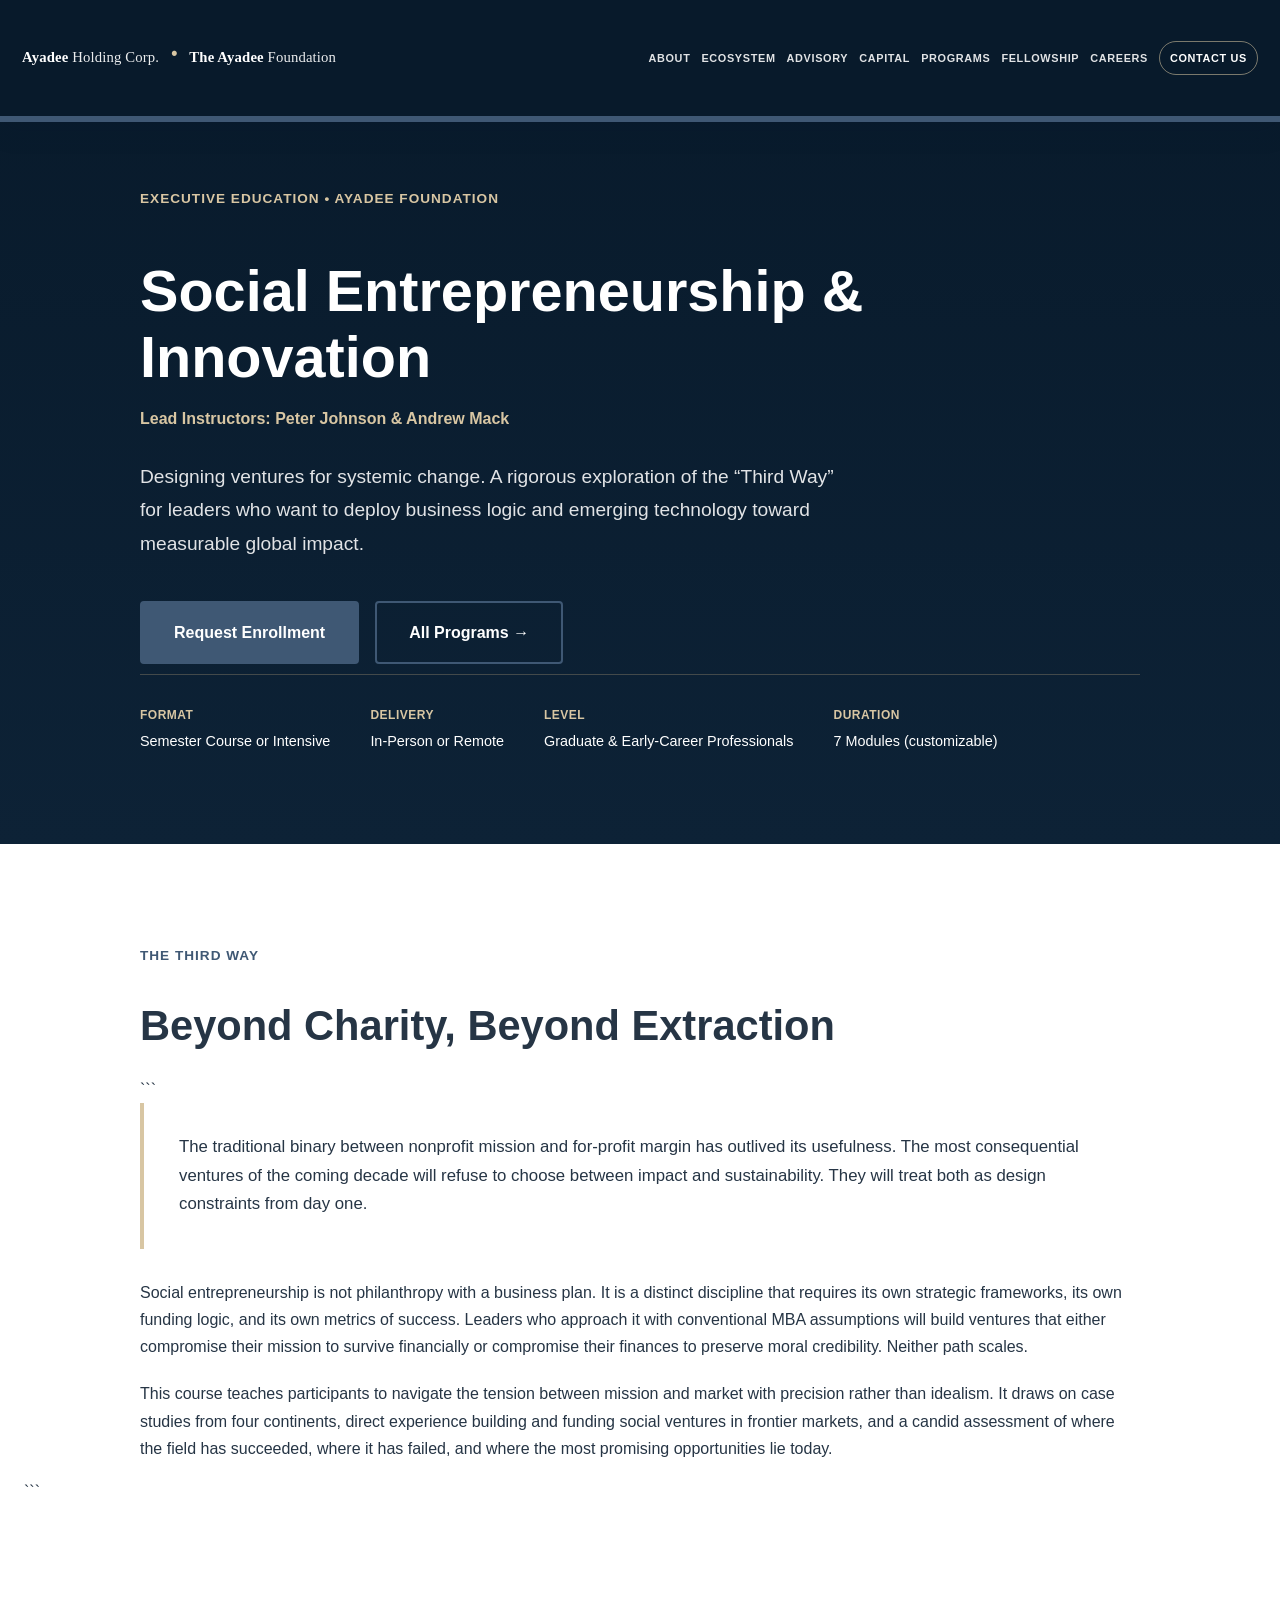
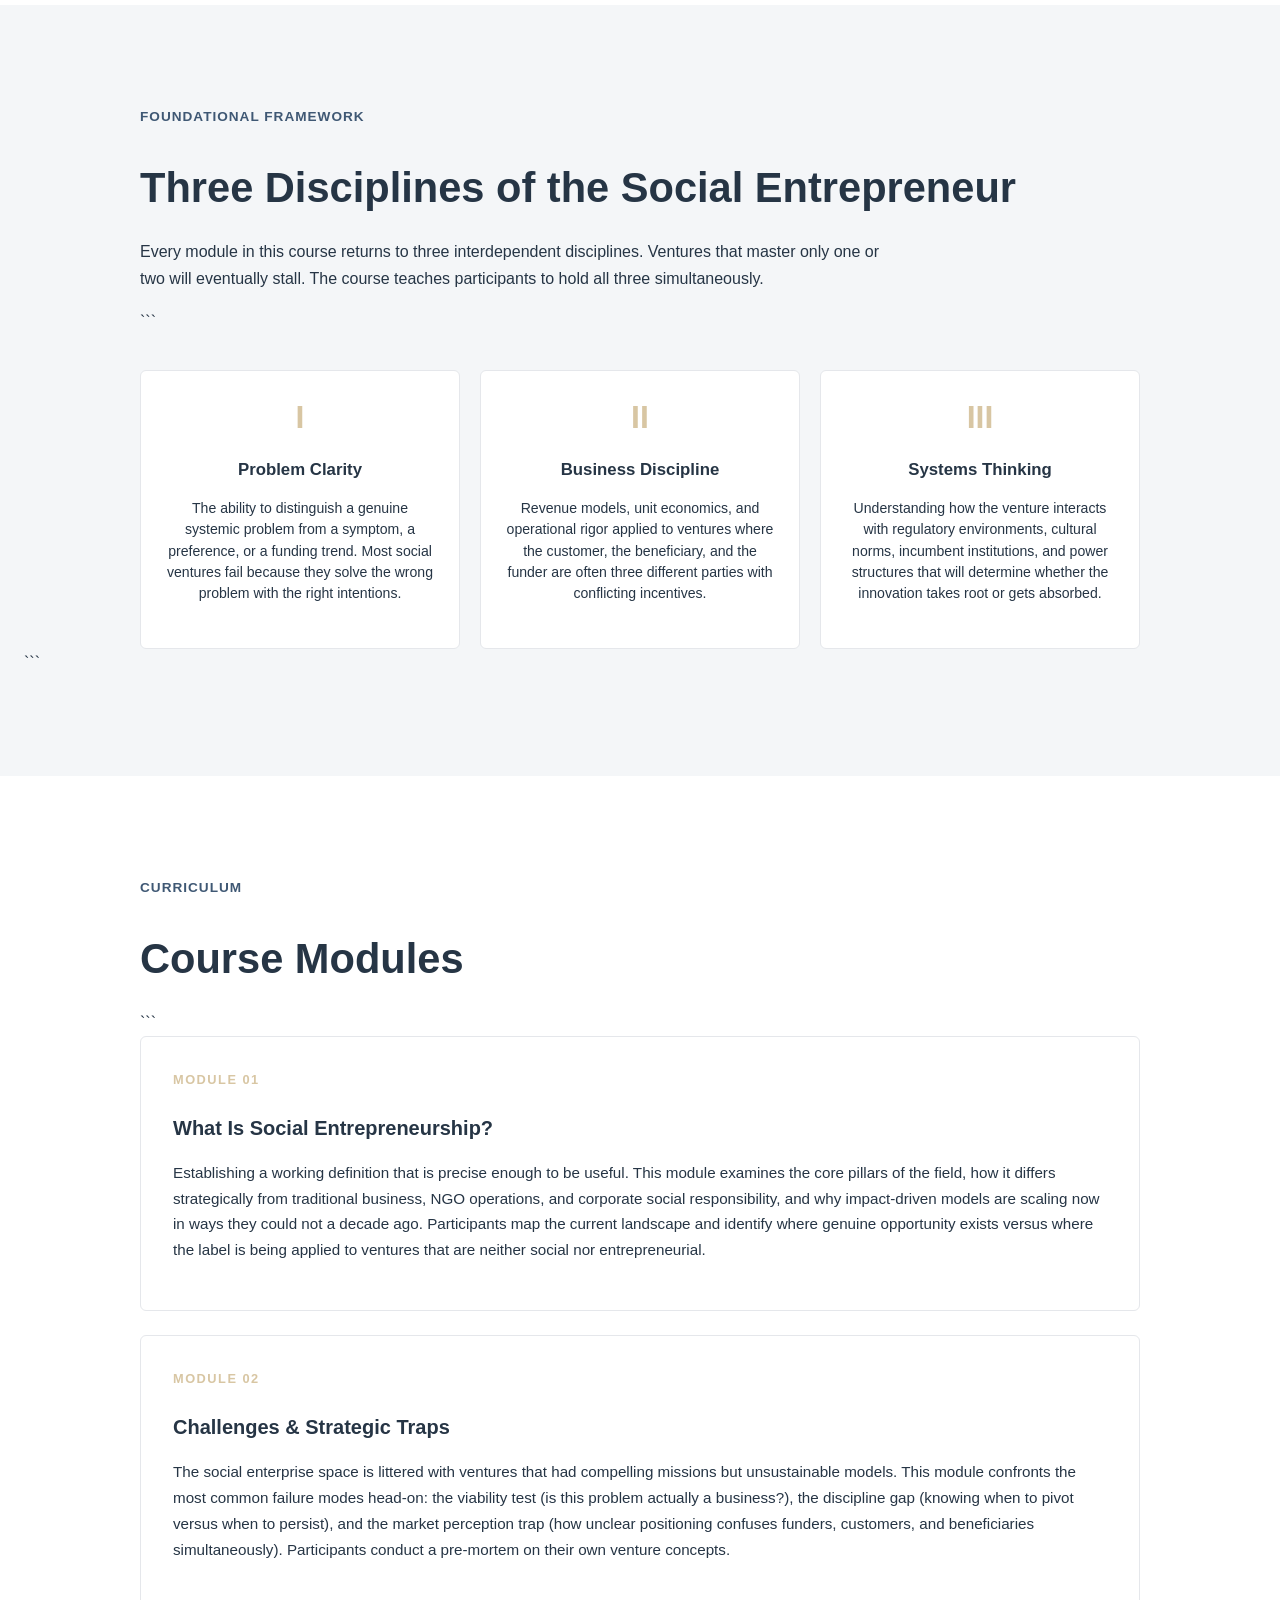
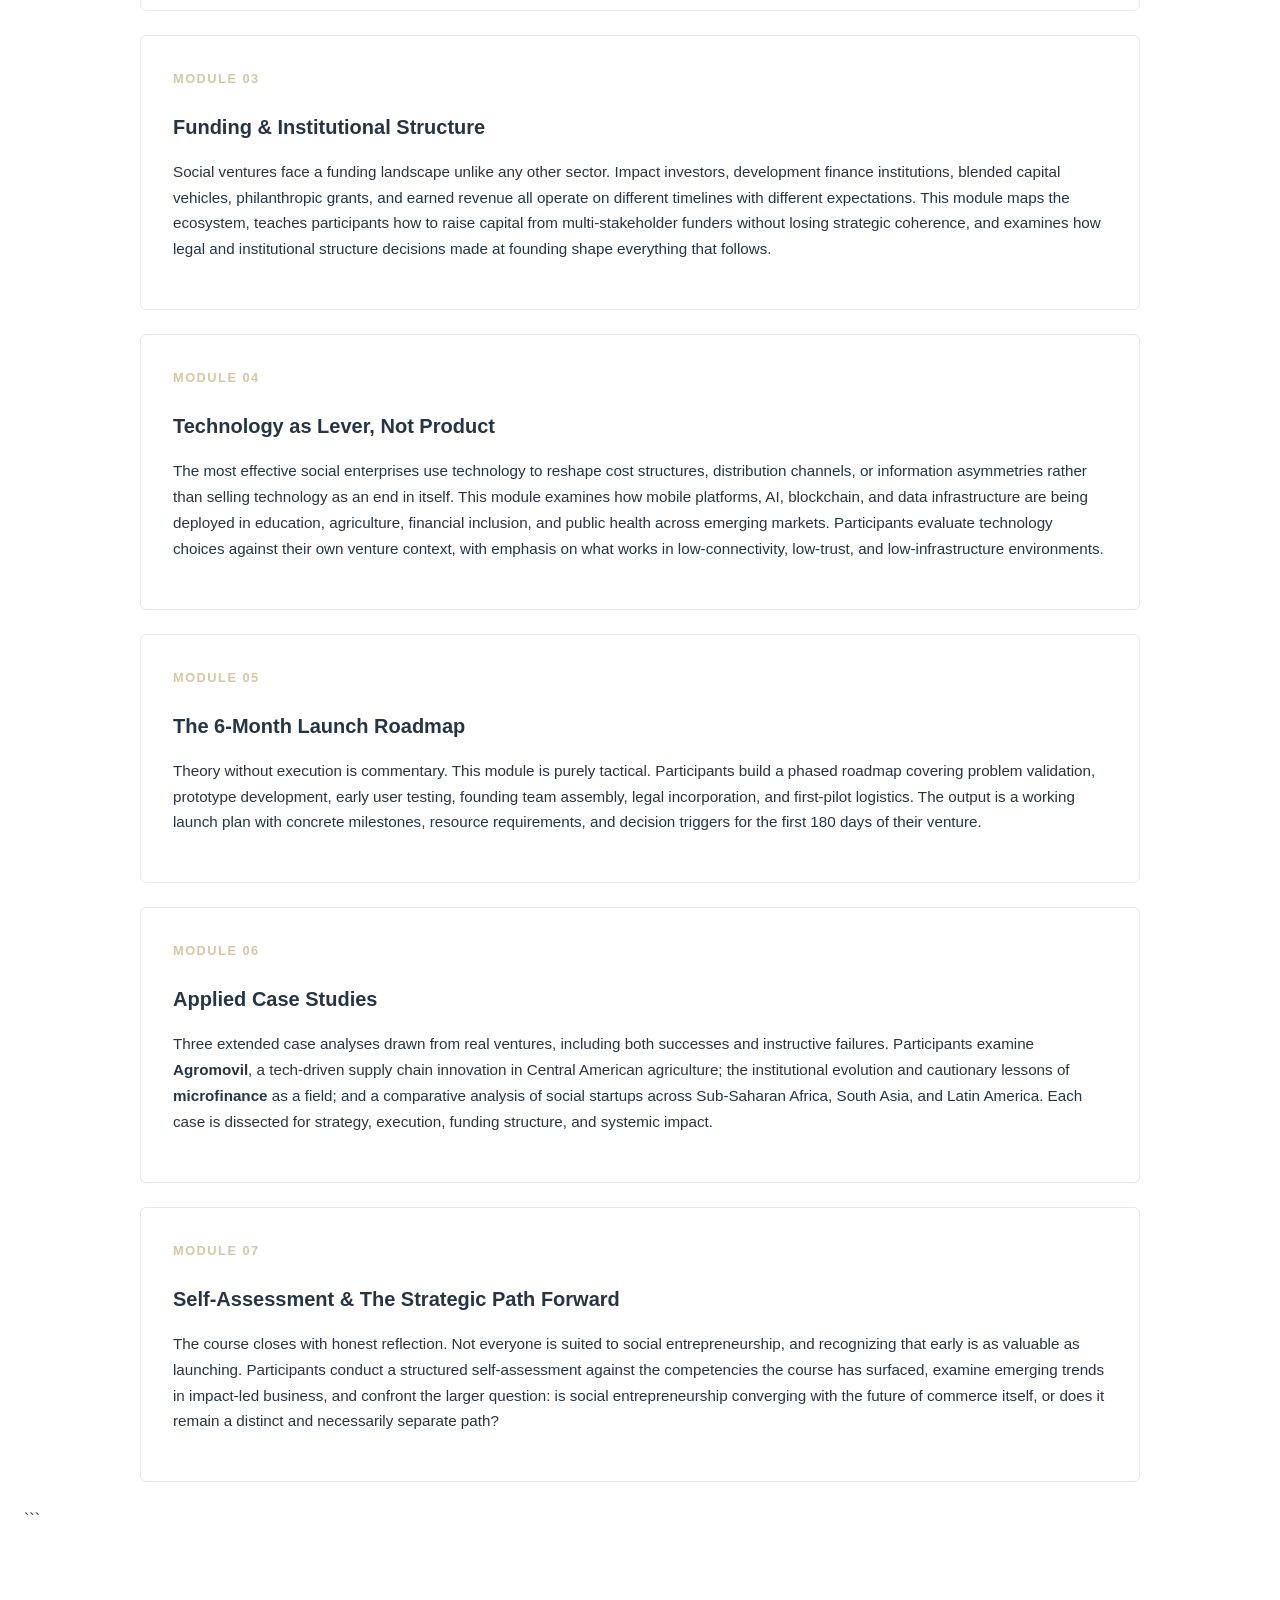
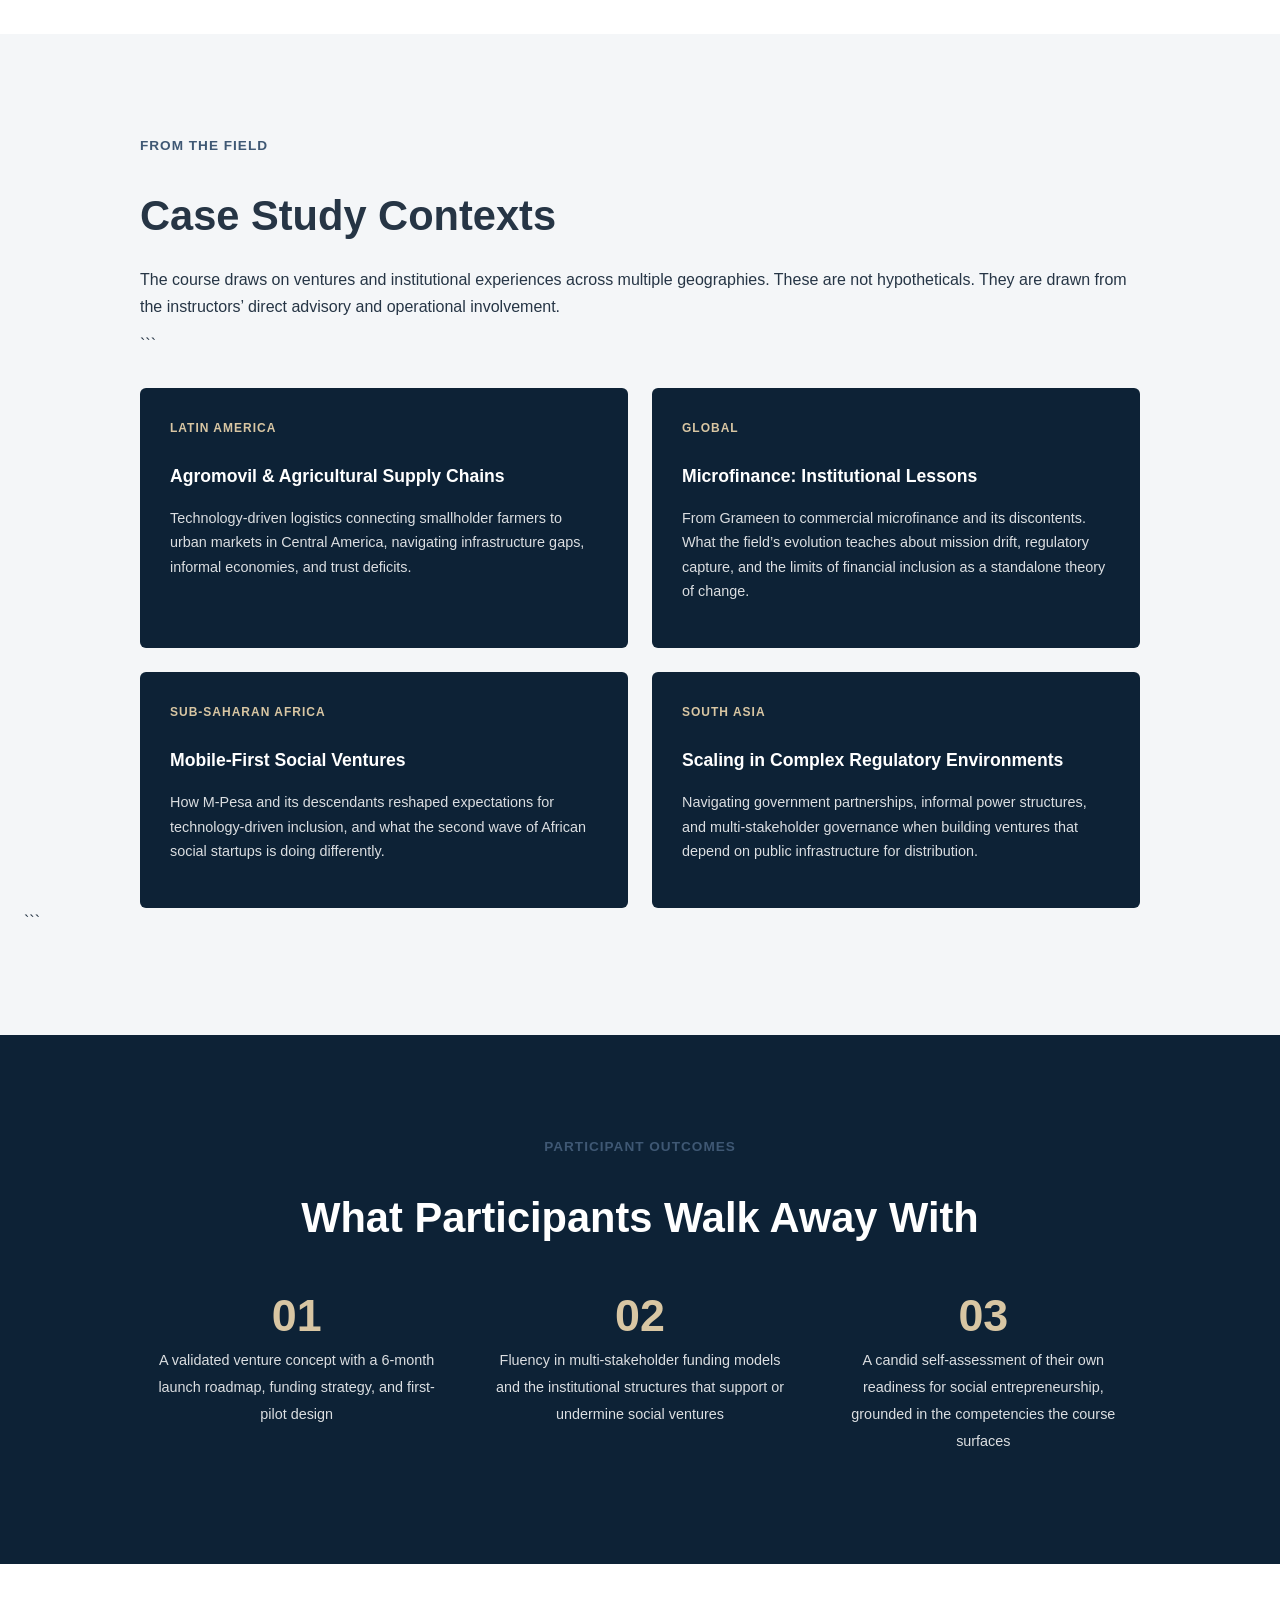
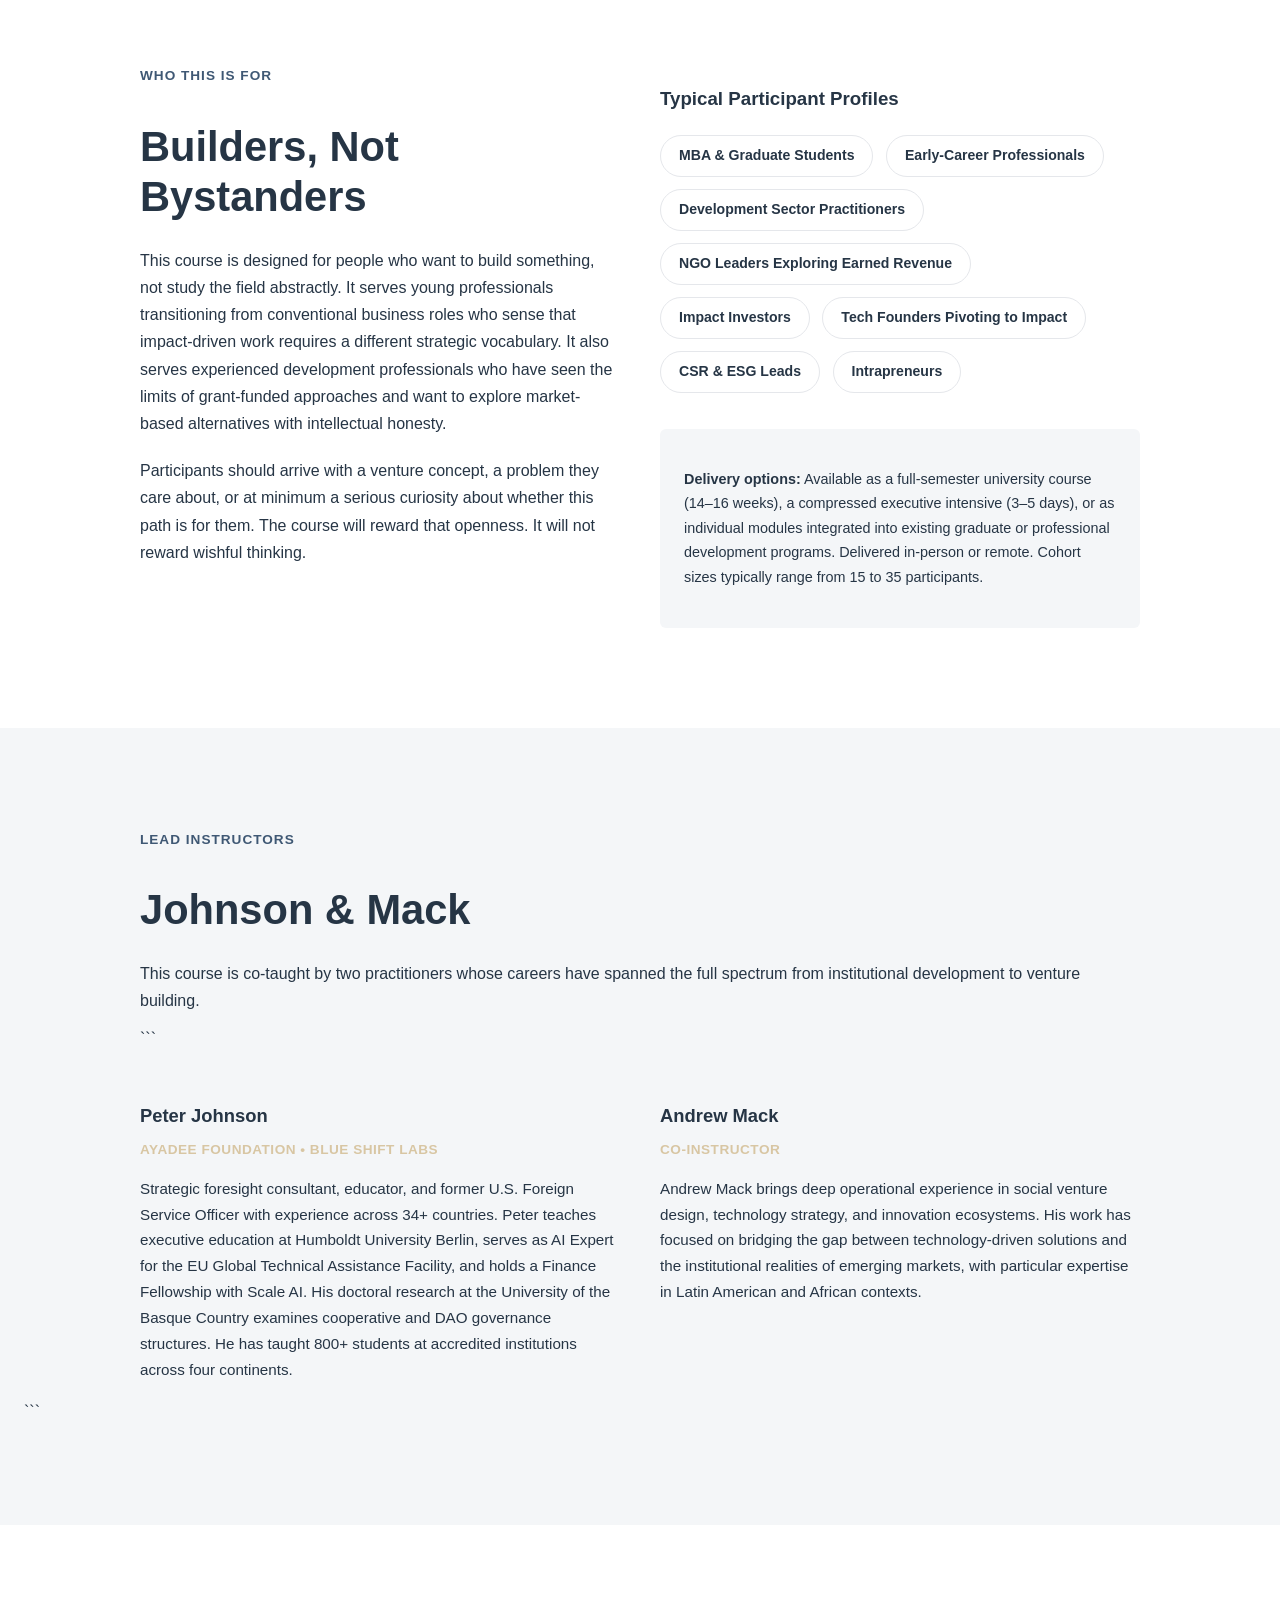
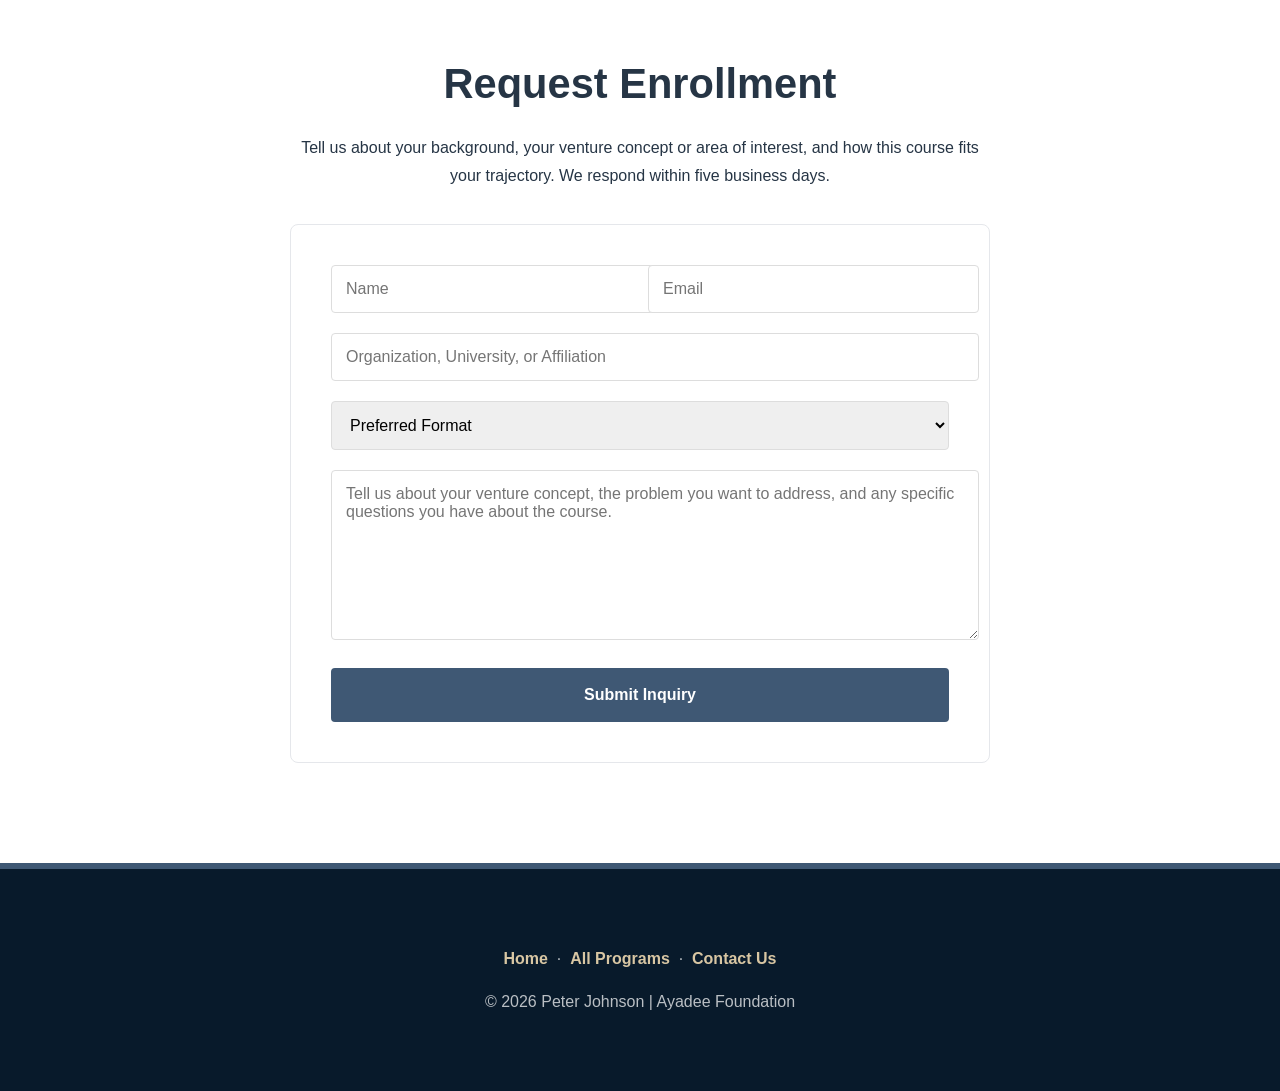
<file: social-ent.html>
<!DOCTYPE html>

<html lang="en">
<head>
    <meta charset="UTF-8">
    <meta name="viewport" content="width=device-width, initial-scale=1.0">
    <title>Social Entrepreneurship &amp; Innovation | Ayadee Foundation</title>
    <style>
        :root {
            --gold: #C4A97D;
            --dark: #111827;
            --text: #374151;
            --light: #F8F9FB;
            --white: #FFFFFF;
        }
        .status-bar { height: 4px; background: var(--gold); width: 100%; position: fixed; top: 0; z-index: 9999; }

```
    *, *::before, *::after { box-sizing: border-box; margin: 0; padding: 0; }

    body {
        font-family: -apple-system, BlinkMacSystemFont, "Segoe UI", Roboto, Arial, sans-serif;
        background: var(--light);
        color: var(--dark);
        line-height: 1.7;
        margin: 0;
    }

    strong, b { font-weight: 700; font-size: inherit; }
    a { color: var(--gold); text-decoration: none; transition: 0.3s; }
    a:hover { opacity: 0.8; }

    nav {
        background: white;
        height: 70px;
        display: flex;
        align-items: center;
        justify-content: space-between;
        padding: 0 40px;
        border-bottom: 1px solid #E5E7EB;
        position: fixed; top: 4px; left: 0; right: 0; z-index: 1000;
    }
    .logo a { color: var(--dark); }
    .logo { font-weight: 800; font-size: 1.1rem; color: var(--dark); display: flex; align-items: center; }
    .logo-icon { width: 20px; height: 20px; border: 2px solid var(--gold); border-radius: 50%; margin-right: 12px; position: relative; }
    .logo-icon::after { content: ''; position: absolute; top: 4px; left: 9px; width: 2px; height: 8px; background: var(--gold); transform: rotate(45deg); }

    .nav-links { display: flex; gap: 20px; }
    .nav-links a { font-size: 0.9rem; font-weight: 600; color: var(--text); }

    .menu-toggle { display: none; cursor: pointer; flex-direction: column; gap: 5px; }
    .menu-toggle div { width: 25px; height: 2px; background: var(--dark); }

    .nav-links.open {
        display: flex;
        flex-direction: column;
        position: absolute;
        top: 70px;
        left: 0;
        right: 0;
        background: white;
        padding: 20px 40px;
        border-bottom: 1px solid #E5E7EB;
        box-shadow: 0 4px 12px rgba(0,0,0,0.08);
    }

    section { padding: 100px 24px; scroll-margin-top: 80px; }
    .section-white { background: white; }
    .container { max-width: 1000px; margin: 0 auto; }

    .s-subtitle { color: var(--gold); font-weight: 700; text-transform: uppercase; letter-spacing: 1px; font-size: 0.85rem; margin-bottom: 10px; display: block; }
    .s-title { font-size: clamp(1.8rem, 5vw, 2.6rem); margin-bottom: 25px; line-height: 1.2; font-weight: 800; }

    .btn { padding: 16px 32px; background: var(--gold); color: white !important; font-weight: 700; border-radius: 4px; display: inline-block; border: none; font-size: 1rem; cursor: pointer; }
    .btn-outline { background: transparent; border: 2px solid var(--gold); color: var(--dark) !important; }

    .grid-2 { display: grid; grid-template-columns: 1fr 1fr; gap: 40px; }
    .grid-3 { display: grid; grid-template-columns: 1fr 1fr 1fr; gap: 30px; }
    .card { background: white; padding: 30px; margin-bottom: 20px; border-radius: 6px; border: 1px solid #E5E7EB; }
    .card h3 { margin-bottom: 12px; font-size: 1.3rem; }

    ul { list-style: none; }
    li { position: relative; padding-left: 25px; margin-bottom: 12px; }
    li::before { content: "\2022"; color: var(--gold); position: absolute; left: 0; font-weight: 900; }

    /* COURSE HERO */
    .course-hero {
        padding: 160px 24px 90px;
        background: var(--dark);
        color: white;
    }
    .course-hero .s-subtitle { margin-bottom: 16px; }
    .course-hero h1 {
        font-size: clamp(2.2rem, 5.5vw, 3.6rem);
        margin-bottom: 14px;
        font-weight: 800;
        max-width: 850px;
        line-height: 1.15;
    }
    .course-hero .hero-lead {
        font-size: 1.2rem;
        opacity: 0.88;
        max-width: 720px;
        margin-bottom: 40px;
        line-height: 1.75;
    }
    .co-taught {
        font-size: 1rem;
        color: var(--gold);
        font-weight: 700;
        margin-bottom: 28px;
        display: block;
    }
    .hero-meta {
        display: flex;
        gap: 40px;
        flex-wrap: wrap;
        margin-top: 10px;
        padding-top: 30px;
        border-top: 1px solid rgba(196,169,125,0.3);
    }
    .hero-meta-item { font-size: 0.9rem; }
    .hero-meta-item span { display: block; color: var(--gold); font-weight: 700; text-transform: uppercase; letter-spacing: 0.5px; font-size: 0.75rem; margin-bottom: 4px; }

    .premise-block {
        background: white;
        border-left: 4px solid var(--gold);
        padding: 30px 35px;
        border-radius: 0 6px 6px 0;
        margin-bottom: 30px;
        font-size: 1.05rem;
    }

    /* MODULE CARD */
    .module-card {
        background: white;
        border: 1px solid #E5E7EB;
        border-radius: 6px;
        padding: 32px;
        margin-bottom: 24px;
    }
    .module-card .module-num {
        color: var(--gold);
        font-weight: 800;
        font-size: 0.8rem;
        text-transform: uppercase;
        letter-spacing: 1.5px;
        margin-bottom: 10px;
        display: block;
    }
    .module-card h3 { font-size: 1.25rem; margin-bottom: 10px; }
    .module-card p { color: var(--text); font-size: 0.95rem; }

    /* THREE PILLARS */
    .pillar-grid { display: grid; grid-template-columns: repeat(3, 1fr); gap: 20px; margin-top: 35px; }
    .pillar-item {
        padding: 30px 24px;
        border-radius: 6px;
        border: 1px solid #E5E7EB;
        background: white;
        text-align: center;
    }
    .pillar-icon {
        font-size: 2rem;
        margin-bottom: 12px;
        display: block;
        color: var(--gold);
        font-weight: 800;
        line-height: 1;
    }
    .pillar-item h4 { font-size: 1.05rem; margin-bottom: 8px; }
    .pillar-item p { font-size: 0.88rem; color: var(--text); line-height: 1.5; }

    /* CASE STUDY */
    .case-grid { display: grid; grid-template-columns: 1fr 1fr; gap: 24px; margin-top: 30px; }
    .case-card {
        background: var(--dark);
        color: white;
        padding: 30px;
        border-radius: 6px;
    }
    .case-card .case-label {
        color: var(--gold);
        font-weight: 700;
        text-transform: uppercase;
        letter-spacing: 1px;
        font-size: 0.75rem;
        display: block;
        margin-bottom: 8px;
    }
    .case-card h4 { margin-bottom: 10px; font-size: 1.1rem; }
    .case-card p { font-size: 0.9rem; opacity: 0.85; }

    /* OUTCOMES */
    .outcome-strip { background: var(--dark); color: white; }
    .outcome-item { text-align: center; padding: 10px; }
    .outcome-num { font-size: 2.8rem; font-weight: 800; color: var(--gold); display: block; line-height: 1; margin-bottom: 8px; }
    .outcome-label { font-size: 0.9rem; opacity: 0.85; }

    .audience-tag {
        display: inline-block;
        padding: 8px 18px;
        border: 1px solid #E5E7EB;
        border-radius: 100px;
        font-size: 0.88rem;
        font-weight: 600;
        margin: 0 8px 12px 0;
        color: var(--text);
    }

    .instructor-block {
        display: grid;
        grid-template-columns: auto 1fr;
        gap: 35px;
        align-items: start;
    }
    .instructor-avatar {
        width: 100px;
        height: 100px;
        border-radius: 50%;
        background: var(--dark);
        border: 3px solid var(--gold);
        display: flex;
        align-items: center;
        justify-content: center;
        font-size: 2rem;
        font-weight: 800;
        color: var(--gold);
    }
    .instructor-pair {
        display: grid;
        grid-template-columns: 1fr 1fr;
        gap: 40px;
        margin-top: 30px;
    }
    .instructor-single { }
    .instructor-single h3 { margin-bottom: 6px; font-size: 1.15rem; }
    .instructor-single .inst-role { color: var(--gold); font-weight: 700; font-size: 0.85rem; text-transform: uppercase; letter-spacing: 0.5px; display: block; margin-bottom: 14px; }

    form { background: white; padding: 40px; border-radius: 8px; border: 1px solid #E5E7EB; }
    form input, form select, form textarea { width: 100%; padding: 14px; margin-bottom: 20px; border: 1px solid #DDD; border-radius: 4px; font-size: 1rem; font-family: inherit; }

    footer { text-align: center; padding: 60px 24px; border-top: 1px solid #EEE; color: #888; background: white; }

    @media (max-width: 950px) {
        .nav-links { display: none; }
        .menu-toggle { display: flex; }
        .grid-2, .grid-3, .pillar-grid, .case-grid, .instructor-pair { grid-template-columns: 1fr; }
        section { padding: 70px 24px; }
        .course-hero { padding: 130px 24px 70px; }
        .hero-meta { gap: 24px; }
    }
</style>
    <link rel="stylesheet" href="ayadee-theme.css">
```

</head>
<body>

<div class="status-bar"></div>

<nav>
    <a href="index.html" class="logo logo-lockup" aria-label="Ayadee home">
        <span class="brand-block">
            <span class="brand-name">Ayadee <span class="brand-light">Holding Corp.</span></span>
            <span class="brand-tagline">Strategic Foresight &amp; Advisory</span>
        </span>
        <span class="brand-dot">•</span>
        <span class="brand-block">
            <span class="brand-name">The Ayadee <span class="brand-light">Foundation</span></span>
            <span class="brand-tagline">Social Impact &amp; Innovation</span>
        </span>
    </a>
    <div class="nav-links" id="navLinks">
        <a href="index.html#about">About</a>
        <a href="index.html#ecosystem">Ecosystem</a>
        <a href="advisory.html">Advisory</a>
        <a href="index.html#capital">Capital</a>
        <a href="index.html#programs">Programs</a>
        <a href="index.html#fellowship">Fellowship</a>
        <a href="https://docs.google.com/forms/d/e/1FAIpQLScVpWTYlz7NXH7ZdPSbbloARNsqaIrz2ZVZwMp-wyH97xI48A/viewform" target="_blank" rel="noopener noreferrer">Careers</a>
        <a href="index.html#contact">Contact Us</a>
    </div>
    <div class="menu-toggle" id="menuToggle">
        <div></div>
        <div></div>
        <div></div>
    </div>
</nav>

<!-- HERO -->

<section class="course-hero">
    <div class="container">
        <span class="s-subtitle">Executive Education &bull; Ayadee Foundation</span>
        <h1>Social Entrepreneurship &amp; Innovation</h1>
        <span class="co-taught">Lead Instructors: Peter Johnson &amp; Andrew Mack</span>
        <p class="hero-lead">Designing ventures for systemic change. A rigorous exploration of the &ldquo;Third Way&rdquo; for leaders who want to deploy business logic and emerging technology toward measurable global impact.</p>
        <div style="display:flex; gap:16px; flex-wrap:wrap;">
            <a href="#enroll" class="btn">Request Enrollment</a>
            <a href="index.html#programs" class="btn btn-outline" style="color:white !important; border-color: rgba(196,169,125,0.6);">All Programs &rarr;</a>
        </div>
        <div class="hero-meta">
            <div class="hero-meta-item"><span>Format</span>Semester Course or Intensive</div>
            <div class="hero-meta-item"><span>Delivery</span>In-Person or Remote</div>
            <div class="hero-meta-item"><span>Level</span>Graduate &amp; Early-Career Professionals</div>
            <div class="hero-meta-item"><span>Duration</span>7 Modules (customizable)</div>
        </div>
    </div>
</section>

<!-- THE PREMISE -->

<section class="section-white">
    <div class="container">
        <span class="s-subtitle">The Third Way</span>
        <h2 class="s-title">Beyond Charity, Beyond Extraction</h2>

```
    <div class="premise-block">
        The traditional binary between nonprofit mission and for-profit margin has outlived its usefulness. The most consequential ventures of the coming decade will refuse to choose between impact and sustainability. They will treat both as design constraints from day one.
    </div>

    <p style="margin-bottom:20px;">Social entrepreneurship is not philanthropy with a business plan. It is a distinct discipline that requires its own strategic frameworks, its own funding logic, and its own metrics of success. Leaders who approach it with conventional MBA assumptions will build ventures that either compromise their mission to survive financially or compromise their finances to preserve moral credibility. Neither path scales.</p>

    <p>This course teaches participants to navigate the tension between mission and market with precision rather than idealism. It draws on case studies from four continents, direct experience building and funding social ventures in frontier markets, and a candid assessment of where the field has succeeded, where it has failed, and where the most promising opportunities lie today.</p>
</div>
```

</section>

<!-- THREE PILLARS -->

<section>
    <div class="container">
        <span class="s-subtitle">Foundational Framework</span>
        <h2 class="s-title">Three Disciplines of the Social Entrepreneur</h2>
        <p style="max-width:750px;">Every module in this course returns to three interdependent disciplines. Ventures that master only one or two will eventually stall. The course teaches participants to hold all three simultaneously.</p>

```
    <div class="pillar-grid">
        <div class="pillar-item">
            <span class="pillar-icon">I</span>
            <h4>Problem Clarity</h4>
            <p>The ability to distinguish a genuine systemic problem from a symptom, a preference, or a funding trend. Most social ventures fail because they solve the wrong problem with the right intentions.</p>
        </div>
        <div class="pillar-item">
            <span class="pillar-icon">II</span>
            <h4>Business Discipline</h4>
            <p>Revenue models, unit economics, and operational rigor applied to ventures where the customer, the beneficiary, and the funder are often three different parties with conflicting incentives.</p>
        </div>
        <div class="pillar-item">
            <span class="pillar-icon">III</span>
            <h4>Systems Thinking</h4>
            <p>Understanding how the venture interacts with regulatory environments, cultural norms, incumbent institutions, and power structures that will determine whether the innovation takes root or gets absorbed.</p>
        </div>
    </div>
</div>
```

</section>

<!-- PROGRAM MODULES -->

<section class="section-white" id="modules">
    <div class="container">
        <span class="s-subtitle">Curriculum</span>
        <h2 class="s-title">Course Modules</h2>

```
    <div class="module-card">
        <span class="module-num">Module 01</span>
        <h3>What Is Social Entrepreneurship?</h3>
        <p>Establishing a working definition that is precise enough to be useful. This module examines the core pillars of the field, how it differs strategically from traditional business, NGO operations, and corporate social responsibility, and why impact-driven models are scaling now in ways they could not a decade ago. Participants map the current landscape and identify where genuine opportunity exists versus where the label is being applied to ventures that are neither social nor entrepreneurial.</p>
    </div>

    <div class="module-card">
        <span class="module-num">Module 02</span>
        <h3>Challenges &amp; Strategic Traps</h3>
        <p>The social enterprise space is littered with ventures that had compelling missions but unsustainable models. This module confronts the most common failure modes head-on: the viability test (is this problem actually a business?), the discipline gap (knowing when to pivot versus when to persist), and the market perception trap (how unclear positioning confuses funders, customers, and beneficiaries simultaneously). Participants conduct a pre-mortem on their own venture concepts.</p>
    </div>

    <div class="module-card">
        <span class="module-num">Module 03</span>
        <h3>Funding &amp; Institutional Structure</h3>
        <p>Social ventures face a funding landscape unlike any other sector. Impact investors, development finance institutions, blended capital vehicles, philanthropic grants, and earned revenue all operate on different timelines with different expectations. This module maps the ecosystem, teaches participants how to raise capital from multi-stakeholder funders without losing strategic coherence, and examines how legal and institutional structure decisions made at founding shape everything that follows.</p>
    </div>

    <div class="module-card">
        <span class="module-num">Module 04</span>
        <h3>Technology as Lever, Not Product</h3>
        <p>The most effective social enterprises use technology to reshape cost structures, distribution channels, or information asymmetries rather than selling technology as an end in itself. This module examines how mobile platforms, AI, blockchain, and data infrastructure are being deployed in education, agriculture, financial inclusion, and public health across emerging markets. Participants evaluate technology choices against their own venture context, with emphasis on what works in low-connectivity, low-trust, and low-infrastructure environments.</p>
    </div>

    <div class="module-card">
        <span class="module-num">Module 05</span>
        <h3>The 6-Month Launch Roadmap</h3>
        <p>Theory without execution is commentary. This module is purely tactical. Participants build a phased roadmap covering problem validation, prototype development, early user testing, founding team assembly, legal incorporation, and first-pilot logistics. The output is a working launch plan with concrete milestones, resource requirements, and decision triggers for the first 180 days of their venture.</p>
    </div>

    <div class="module-card">
        <span class="module-num">Module 06</span>
        <h3>Applied Case Studies</h3>
        <p>Three extended case analyses drawn from real ventures, including both successes and instructive failures. Participants examine <strong>Agromovil</strong>, a tech-driven supply chain innovation in Central American agriculture; the institutional evolution and cautionary lessons of <strong>microfinance</strong> as a field; and a comparative analysis of social startups across Sub-Saharan Africa, South Asia, and Latin America. Each case is dissected for strategy, execution, funding structure, and systemic impact.</p>
    </div>

    <div class="module-card">
        <span class="module-num">Module 07</span>
        <h3>Self-Assessment &amp; The Strategic Path Forward</h3>
        <p>The course closes with honest reflection. Not everyone is suited to social entrepreneurship, and recognizing that early is as valuable as launching. Participants conduct a structured self-assessment against the competencies the course has surfaced, examine emerging trends in impact-led business, and confront the larger question: is social entrepreneurship converging with the future of commerce itself, or does it remain a distinct and necessarily separate path?</p>
    </div>
</div>
```

</section>

<!-- CASE STUDY SPOTLIGHT -->

<section>
    <div class="container">
        <span class="s-subtitle">From the Field</span>
        <h2 class="s-title">Case Study Contexts</h2>
        <p style="margin-bottom:10px;">The course draws on ventures and institutional experiences across multiple geographies. These are not hypotheticals. They are drawn from the instructors&rsquo; direct advisory and operational involvement.</p>

```
    <div class="case-grid">
        <div class="case-card">
            <span class="case-label">Latin America</span>
            <h4>Agromovil &amp; Agricultural Supply Chains</h4>
            <p>Technology-driven logistics connecting smallholder farmers to urban markets in Central America, navigating infrastructure gaps, informal economies, and trust deficits.</p>
        </div>
        <div class="case-card">
            <span class="case-label">Global</span>
            <h4>Microfinance: Institutional Lessons</h4>
            <p>From Grameen to commercial microfinance and its discontents. What the field&rsquo;s evolution teaches about mission drift, regulatory capture, and the limits of financial inclusion as a standalone theory of change.</p>
        </div>
        <div class="case-card">
            <span class="case-label">Sub-Saharan Africa</span>
            <h4>Mobile-First Social Ventures</h4>
            <p>How M-Pesa and its descendants reshaped expectations for technology-driven inclusion, and what the second wave of African social startups is doing differently.</p>
        </div>
        <div class="case-card">
            <span class="case-label">South Asia</span>
            <h4>Scaling in Complex Regulatory Environments</h4>
            <p>Navigating government partnerships, informal power structures, and multi-stakeholder governance when building ventures that depend on public infrastructure for distribution.</p>
        </div>
    </div>
</div>
```

</section>

<!-- OUTCOMES -->

<section class="outcome-strip">
    <div class="container">
        <span class="s-subtitle" style="text-align:center; display:block;">Participant Outcomes</span>
        <h2 class="s-title" style="color:white; text-align:center;">What Participants Walk Away With</h2>
        <div class="grid-3" style="margin-top:40px;">
            <div class="outcome-item">
                <span class="outcome-num">01</span>
                <span class="outcome-label">A validated venture concept with a 6-month launch roadmap, funding strategy, and first-pilot design</span>
            </div>
            <div class="outcome-item">
                <span class="outcome-num">02</span>
                <span class="outcome-label">Fluency in multi-stakeholder funding models and the institutional structures that support or undermine social ventures</span>
            </div>
            <div class="outcome-item">
                <span class="outcome-num">03</span>
                <span class="outcome-label">A candid self-assessment of their own readiness for social entrepreneurship, grounded in the competencies the course surfaces</span>
            </div>
        </div>
    </div>
</section>

<!-- AUDIENCE -->

<section class="section-white">
    <div class="container">
        <div class="grid-2">
            <div>
                <span class="s-subtitle">Who This Is For</span>
                <h2 class="s-title">Builders, Not Bystanders</h2>
                <p style="margin-bottom:20px;">This course is designed for people who want to build something, not study the field abstractly. It serves young professionals transitioning from conventional business roles who sense that impact-driven work requires a different strategic vocabulary. It also serves experienced development professionals who have seen the limits of grant-funded approaches and want to explore market-based alternatives with intellectual honesty.</p>
                <p>Participants should arrive with a venture concept, a problem they care about, or at minimum a serious curiosity about whether this path is for them. The course will reward that openness. It will not reward wishful thinking.</p>
            </div>
            <div>
                <h3 style="margin-bottom:20px;">Typical Participant Profiles</h3>
                <div>
                    <span class="audience-tag">MBA &amp; Graduate Students</span>
                    <span class="audience-tag">Early-Career Professionals</span>
                    <span class="audience-tag">Development Sector Practitioners</span>
                    <span class="audience-tag">NGO Leaders Exploring Earned Revenue</span>
                    <span class="audience-tag">Impact Investors</span>
                    <span class="audience-tag">Tech Founders Pivoting to Impact</span>
                    <span class="audience-tag">CSR &amp; ESG Leads</span>
                    <span class="audience-tag">Intrapreneurs</span>
                </div>
                <div style="background:var(--light); padding:24px; border-radius:6px; margin-top:24px;">
                    <p style="font-size:0.9rem; color:var(--text);"><strong>Delivery options:</strong> Available as a full-semester university course (14&ndash;16 weeks), a compressed executive intensive (3&ndash;5 days), or as individual modules integrated into existing graduate or professional development programs. Delivered in-person or remote. Cohort sizes typically range from 15 to 35 participants.</p>
                </div>
            </div>
        </div>
    </div>
</section>

<!-- INSTRUCTORS -->

<section>
    <div class="container">
        <span class="s-subtitle">Lead Instructors</span>
        <h2 class="s-title">Johnson &amp; Mack</h2>
        <p style="margin-bottom:10px;">This course is co-taught by two practitioners whose careers have spanned the full spectrum from institutional development to venture building.</p>

```
    <div class="instructor-pair">
        <div class="instructor-single">
            <h3>Peter Johnson</h3>
            <span class="inst-role">Ayadee Foundation &bull; Blue Shift Labs</span>
            <p style="font-size:0.95rem;">Strategic foresight consultant, educator, and former U.S. Foreign Service Officer with experience across 34+ countries. Peter teaches executive education at Humboldt University Berlin, serves as AI Expert for the EU Global Technical Assistance Facility, and holds a Finance Fellowship with Scale AI. His doctoral research at the University of the Basque Country examines cooperative and DAO governance structures. He has taught 800+ students at accredited institutions across four continents.</p>
        </div>
        <div class="instructor-single">
            <h3>Andrew Mack</h3>
            <span class="inst-role">Co-Instructor</span>
            <p style="font-size:0.95rem;">Andrew Mack brings deep operational experience in social venture design, technology strategy, and innovation ecosystems. His work has focused on bridging the gap between technology-driven solutions and the institutional realities of emerging markets, with particular expertise in Latin American and African contexts.</p>
        </div>
    </div>
</div>
```

</section>

<!-- ENROLLMENT -->

<section id="enroll" class="section-white">
    <div class="container" style="max-width:700px;">
        <h2 class="s-title" style="text-align:center;">Request Enrollment</h2>
        <p style="text-align:center; margin-bottom:35px; color:var(--text);">Tell us about your background, your venture concept or area of interest, and how this course fits your trajectory. We respond within five business days.</p>
        <form action="https://formspree.io/f/meerbvzp" method="POST">
            <input type="hidden" name="_subject" value="Social Entrepreneurship Course Inquiry">
            <div style="display:grid; grid-template-columns: 1fr 1fr; gap:16px;">
                <input type="text" name="name" placeholder="Name" required>
                <input type="email" name="email" placeholder="Email" required>
            </div>
            <input type="text" name="organization" placeholder="Organization, University, or Affiliation">
            <select name="format" required>
                <option value="">Preferred Format</option>
                <option value="Semester">Full Semester Course (14&ndash;16 weeks)</option>
                <option value="Intensive">Compressed Executive Intensive (3&ndash;5 days)</option>
                <option value="Custom">Custom Module (integrated into existing program)</option>
                <option value="Keynote">Keynote or Conference Session</option>
            </select>
            <textarea name="message" placeholder="Tell us about your venture concept, the problem you want to address, and any specific questions you have about the course." style="min-height:140px;"></textarea>
            <button type="submit" class="btn" style="width:100%;">Submit Inquiry</button>
        </form>
    </div>
</section>

<footer>
    <p style="margin-bottom:8px;"><a href="index.html" style="color:#888; font-weight:600;">Home</a> &nbsp;&middot;&nbsp; <a href="index.html#programs" style="color:#888; font-weight:600;">All Programs</a> &nbsp;&middot;&nbsp; <a href="index.html#contact" style="color:#888; font-weight:600;">Contact Us</a></p>
    <p>&copy; 2026 Peter Johnson | Ayadee Foundation</p>
</footer>

<script>
    document.getElementById('menuToggle').addEventListener('click', function() {
        document.getElementById('navLinks').classList.toggle('open');
    });
</script>

</body>
</html>
</file>
<file: ayadee-theme.css>
:root {
    --gold: #D8C6A3;
    --dark: #0D2236;
    --navy: #0D2236;
    --navy-deep: #081A2B;
    --blue-gray: #3F5874;
    --blue-gray-light: #E7EDF2;
    --text: #263545;
    --light: #F4F6F8;
    --white: #FFFFFF;
}

html { scroll-padding-top: 100px; }
body { background: var(--light) !important; color: var(--text) !important; }
a { color: var(--blue-gray); }
a:hover { opacity: 0.82; }
.status-bar { display: none !important; }

nav {
    min-height: 88px !important;
    height: auto !important;
    display: flex !important;
    align-items: center !important;
    justify-content: space-between !important;
    gap: 24px !important;
    background: var(--navy-deep) !important;
    border-bottom: 6px solid var(--blue-gray) !important;
    box-shadow: 0 8px 24px rgba(8, 26, 43, 0.16) !important;
    padding: 16px 40px !important;
    top: 0 !important;
}

.logo,
.logo:visited,
.logo a {
    color: var(--white) !important;
    text-decoration: none !important;
}

.logo-lockup {
    display: flex !important;
    align-items: center !important;
    gap: 18px !important;
    min-width: 0 !important;
    max-width: 52vw;
    flex: 0 1 auto !important;
    text-transform: none !important;
    letter-spacing: 0 !important;
}

.logo-lockup .brand-block {
    display: flex;
    flex-direction: column;
    line-height: 1.05;
    white-space: nowrap;
}

.logo-lockup .brand-name {
    font-family: 'Playfair Display', Georgia, serif;
    font-weight: 800;
    font-size: clamp(0.86rem, 1.4vw, 1.16rem);
    letter-spacing: 0.01em;
    color: var(--white);
}

.logo-lockup .brand-name .brand-light {
    font-weight: 400;
    opacity: 0.92;
}

.logo-lockup .brand-tagline {
    margin-top: 5px;
    font-size: 0.42rem;
    line-height: 1;
    letter-spacing: 0.28em;
    text-transform: uppercase;
    color: rgba(216, 198, 163, 0.86);
}

.logo-lockup .brand-dot {
    color: var(--gold);
    font-size: 1.1rem;
    line-height: 1;
    transform: translateY(-4px);
}

.logo-icon { display: none !important; }
.nav-links {
    display: flex !important;
    align-items: center !important;
    justify-content: flex-end !important;
    gap: 18px !important;
    margin-left: auto !important;
    flex: 0 0 auto !important;
    flex-wrap: nowrap !important;
}
.nav-links a {
    color: rgba(255,255,255,0.88) !important;
    font-size: 0.78rem !important;
    font-weight: 700 !important;
    letter-spacing: 0.08em !important;
    text-transform: uppercase !important;
}
.nav-links a:last-child {
    color: var(--white) !important;
    border: 1px solid rgba(216, 198, 163, 0.55);
    border-radius: 999px;
    padding: 8px 12px;
}
.menu-toggle div { background: var(--white) !important; }

section { scroll-margin-top: 110px; }
.hero,
.section-white,
.card,
.contact-form,
.container {
    border-color: var(--blue-gray-light) !important;
}
.hero { border-top: 6px solid var(--blue-gray) !important; }
.course-hero,
section[style*="background: var(--dark)"] {
    background: linear-gradient(180deg, var(--navy-deep), var(--navy)) !important;
    color: var(--white) !important;
}
.s-subtitle,
.hero-meta-item span,
li::before { color: var(--blue-gray) !important; }
.course-hero .s-subtitle,
.course-hero .hero-meta-item span,
section[style*="background: var(--dark)"] .s-subtitle { color: var(--gold) !important; }
.btn {
    background: var(--blue-gray) !important;
    color: var(--white) !important;
    border: 2px solid var(--blue-gray) !important;
}
.btn-outline,
.btn[style*="transparent"] {
    background: transparent !important;
    color: var(--navy) !important;
    border-color: var(--blue-gray) !important;
}
.card {
    background: var(--white) !important;
    border-top: 4px solid var(--blue-gray) !important;
    box-shadow: 0 12px 30px rgba(13, 34, 54, 0.06);
}
footer {
    background: var(--navy-deep) !important;
    color: rgba(255,255,255,0.72) !important;
    border-top: 6px solid var(--blue-gray) !important;
}
footer a { color: var(--gold) !important; }

@media (max-width: 1280px) {
    nav { padding: 14px 22px !important; gap: 16px !important; }
    .logo-lockup { max-width: 42vw; gap: 12px !important; }
    .logo-lockup .brand-tagline { display: none; }
    .logo-lockup .brand-name { font-size: clamp(0.78rem, 1.15vw, 1rem); }
    .nav-links { gap: 11px !important; }
    .nav-links a { font-size: 0.68rem !important; letter-spacing: 0.06em !important; }
    .nav-links a:last-child { padding: 7px 10px; }
}

@media (max-width: 1060px) {
    nav { min-height: 76px !important; }
    .logo-lockup { max-width: calc(100vw - 96px); overflow: hidden; }
    .logo-lockup .brand-block:last-child { display: none; }
    .logo-lockup .brand-dot { display: none; }
    .nav-links.open {
        top: 76px !important;
        background: var(--navy-deep) !important;
        border-bottom: 6px solid var(--blue-gray) !important;
    }
}
</file>
